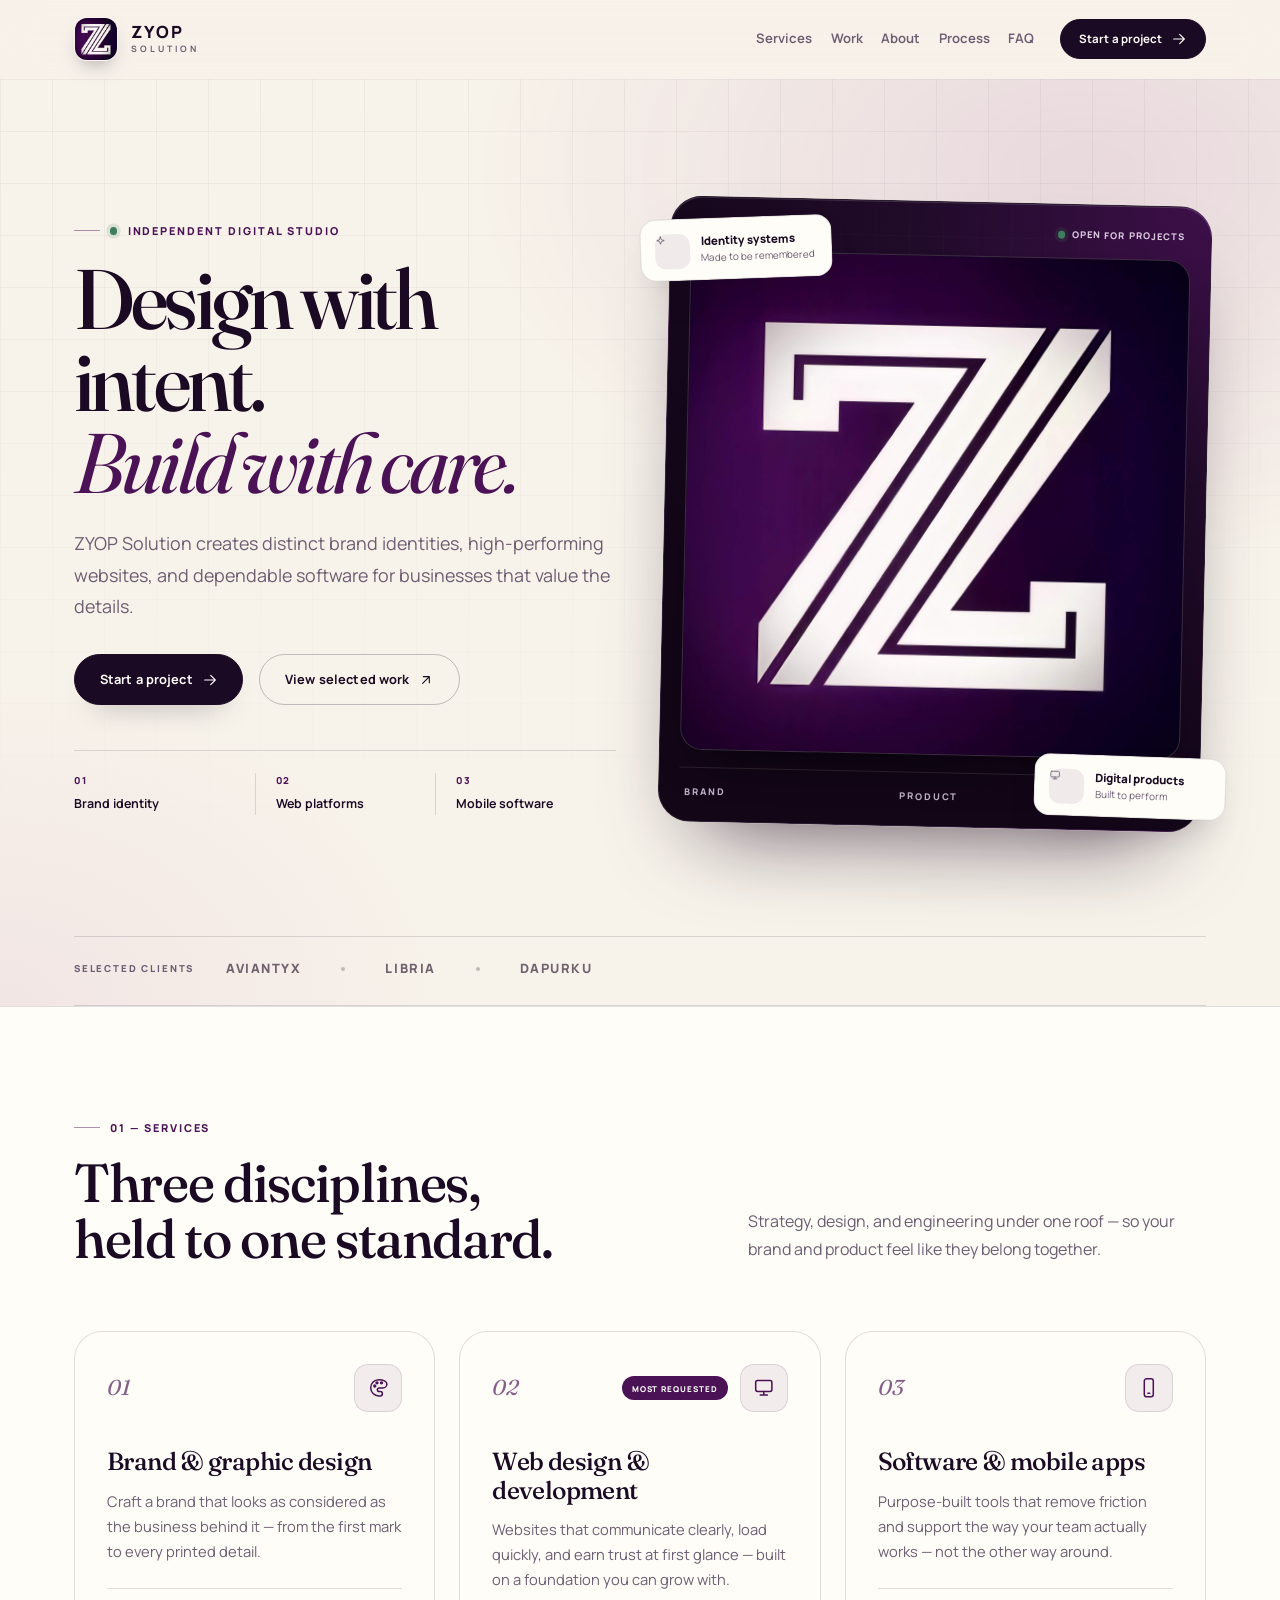
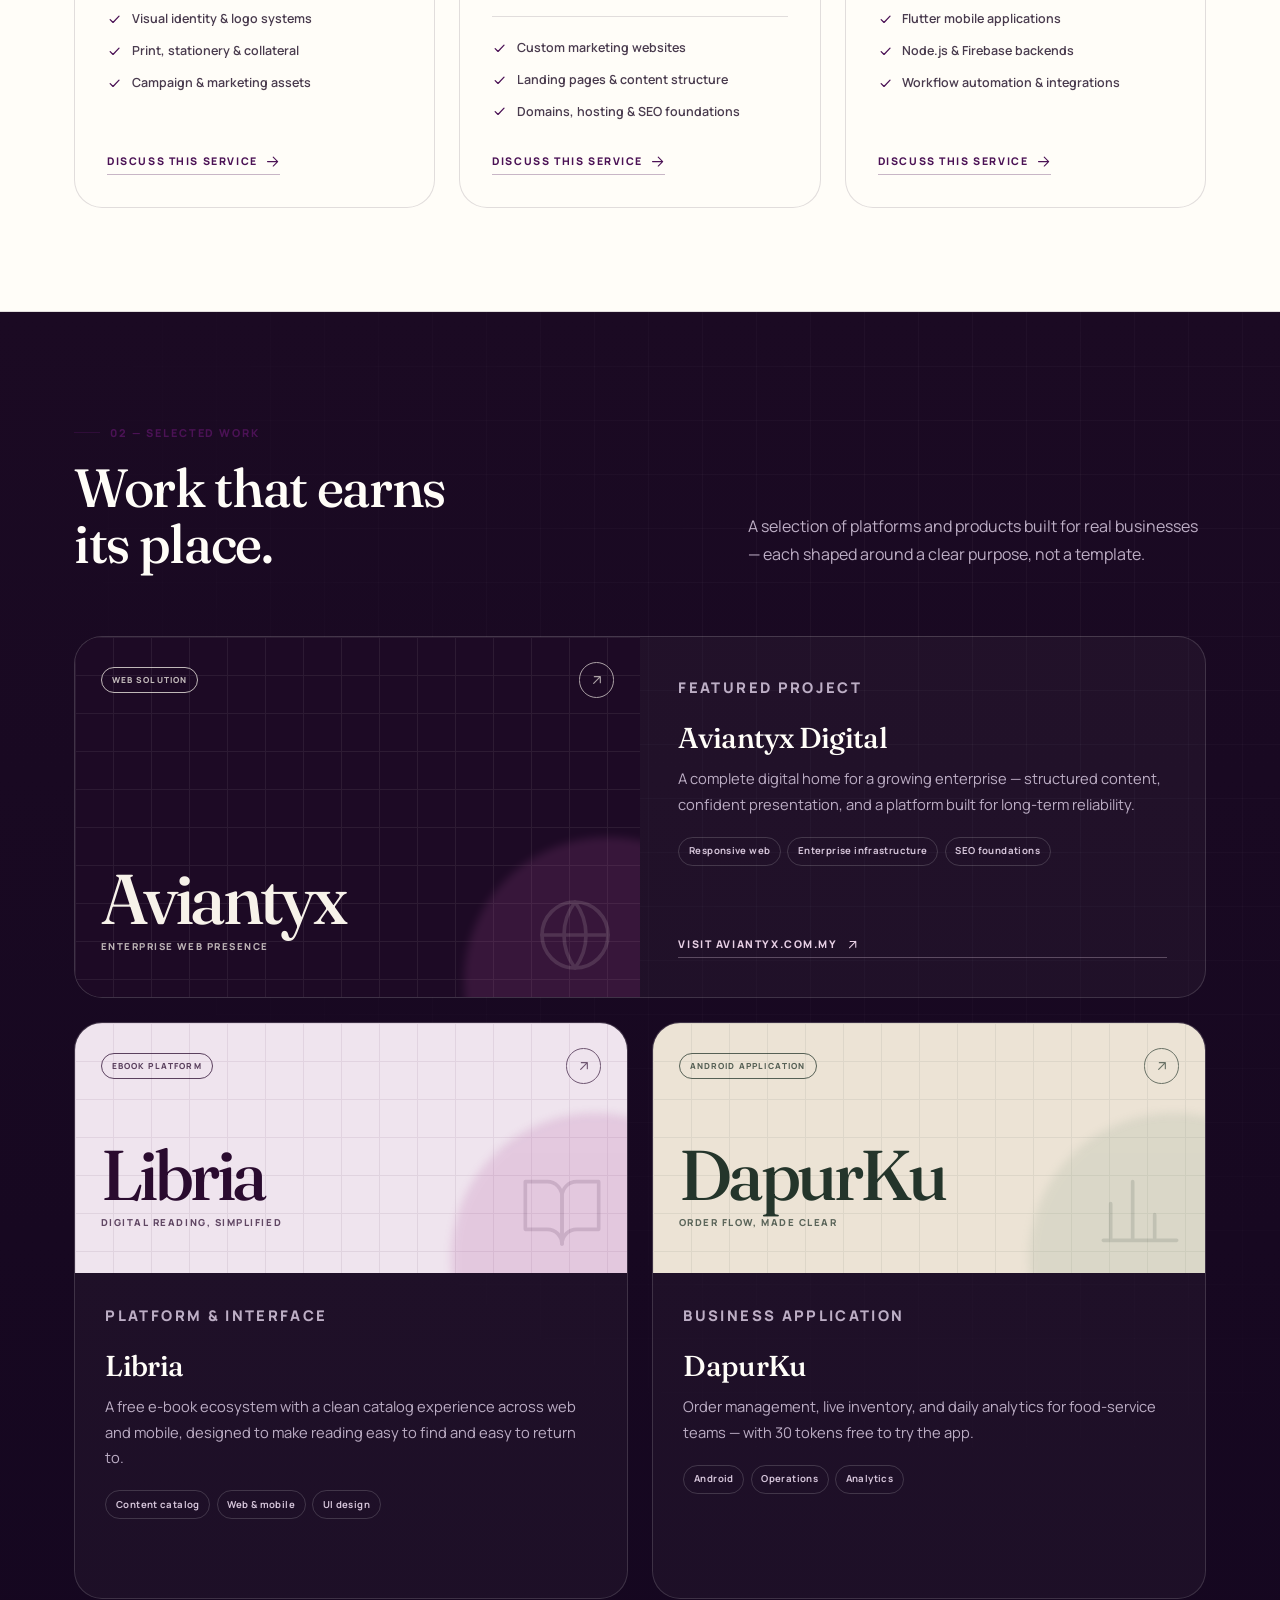
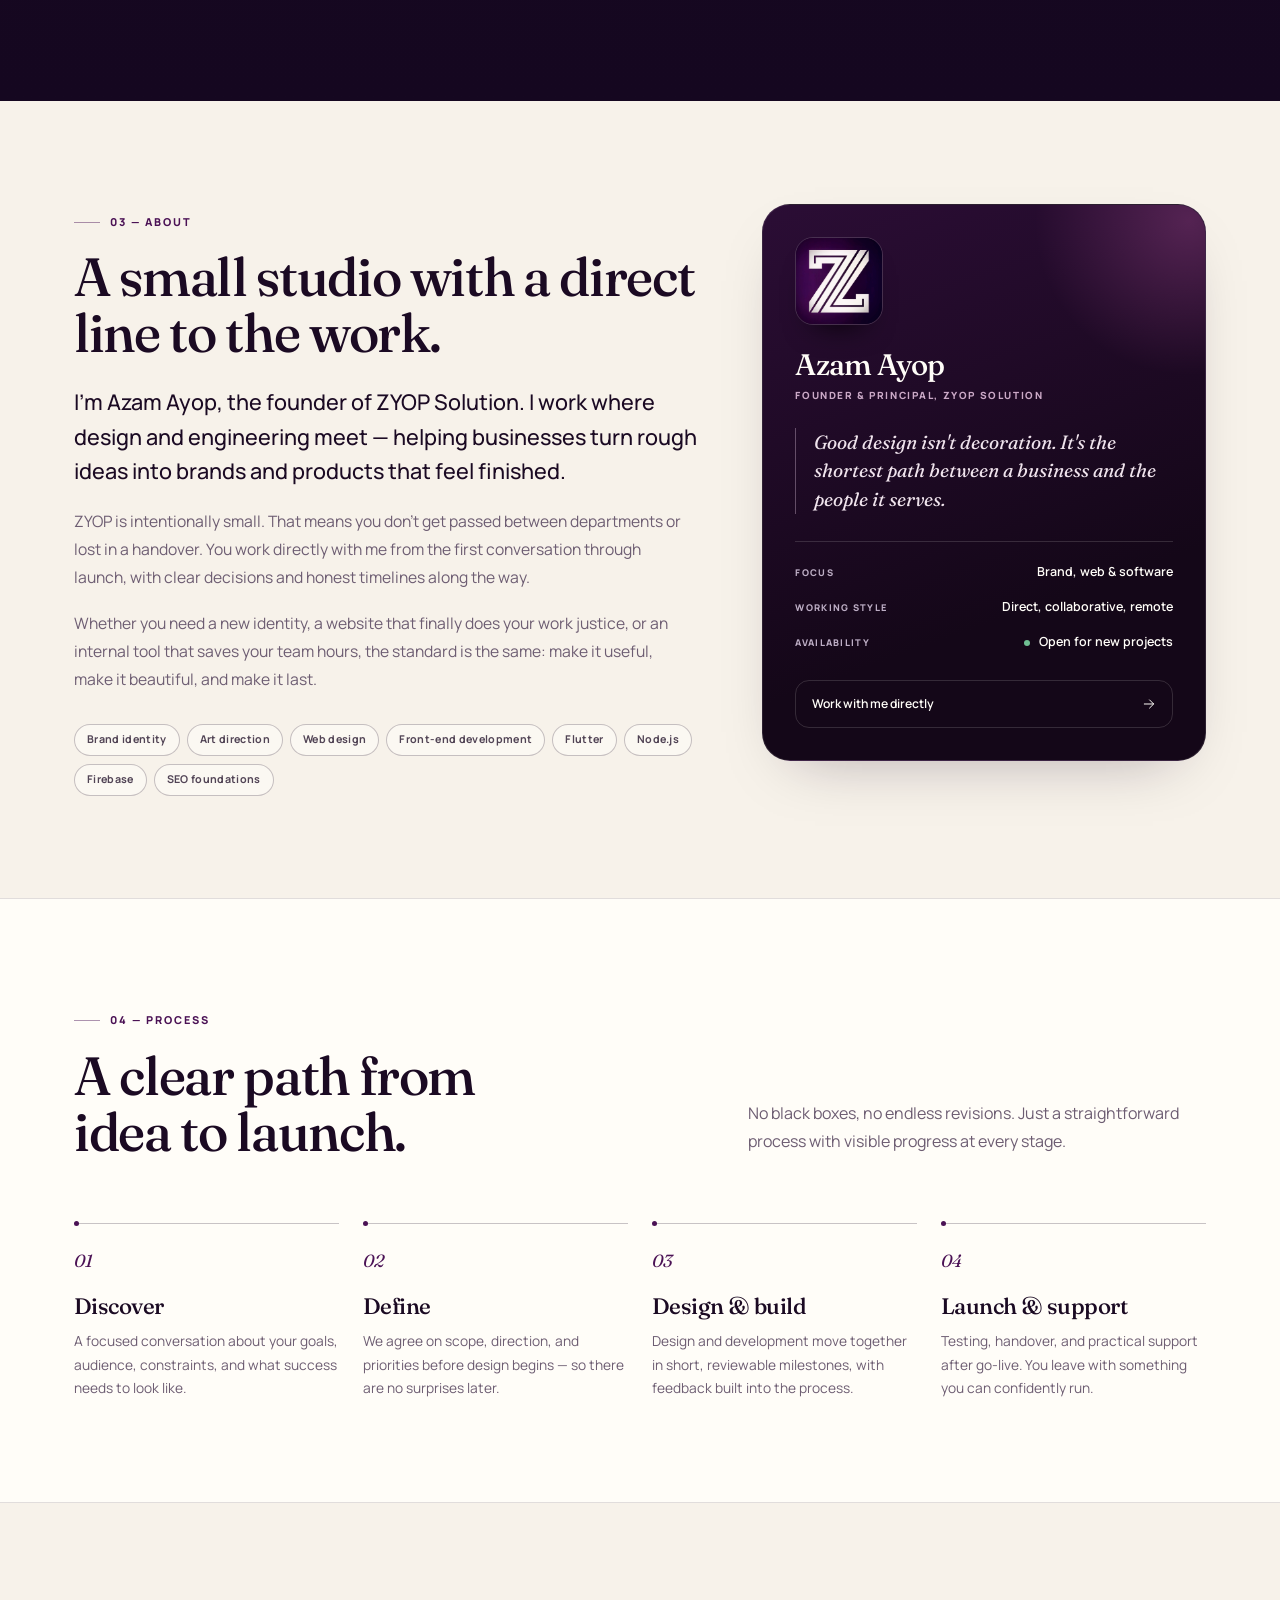
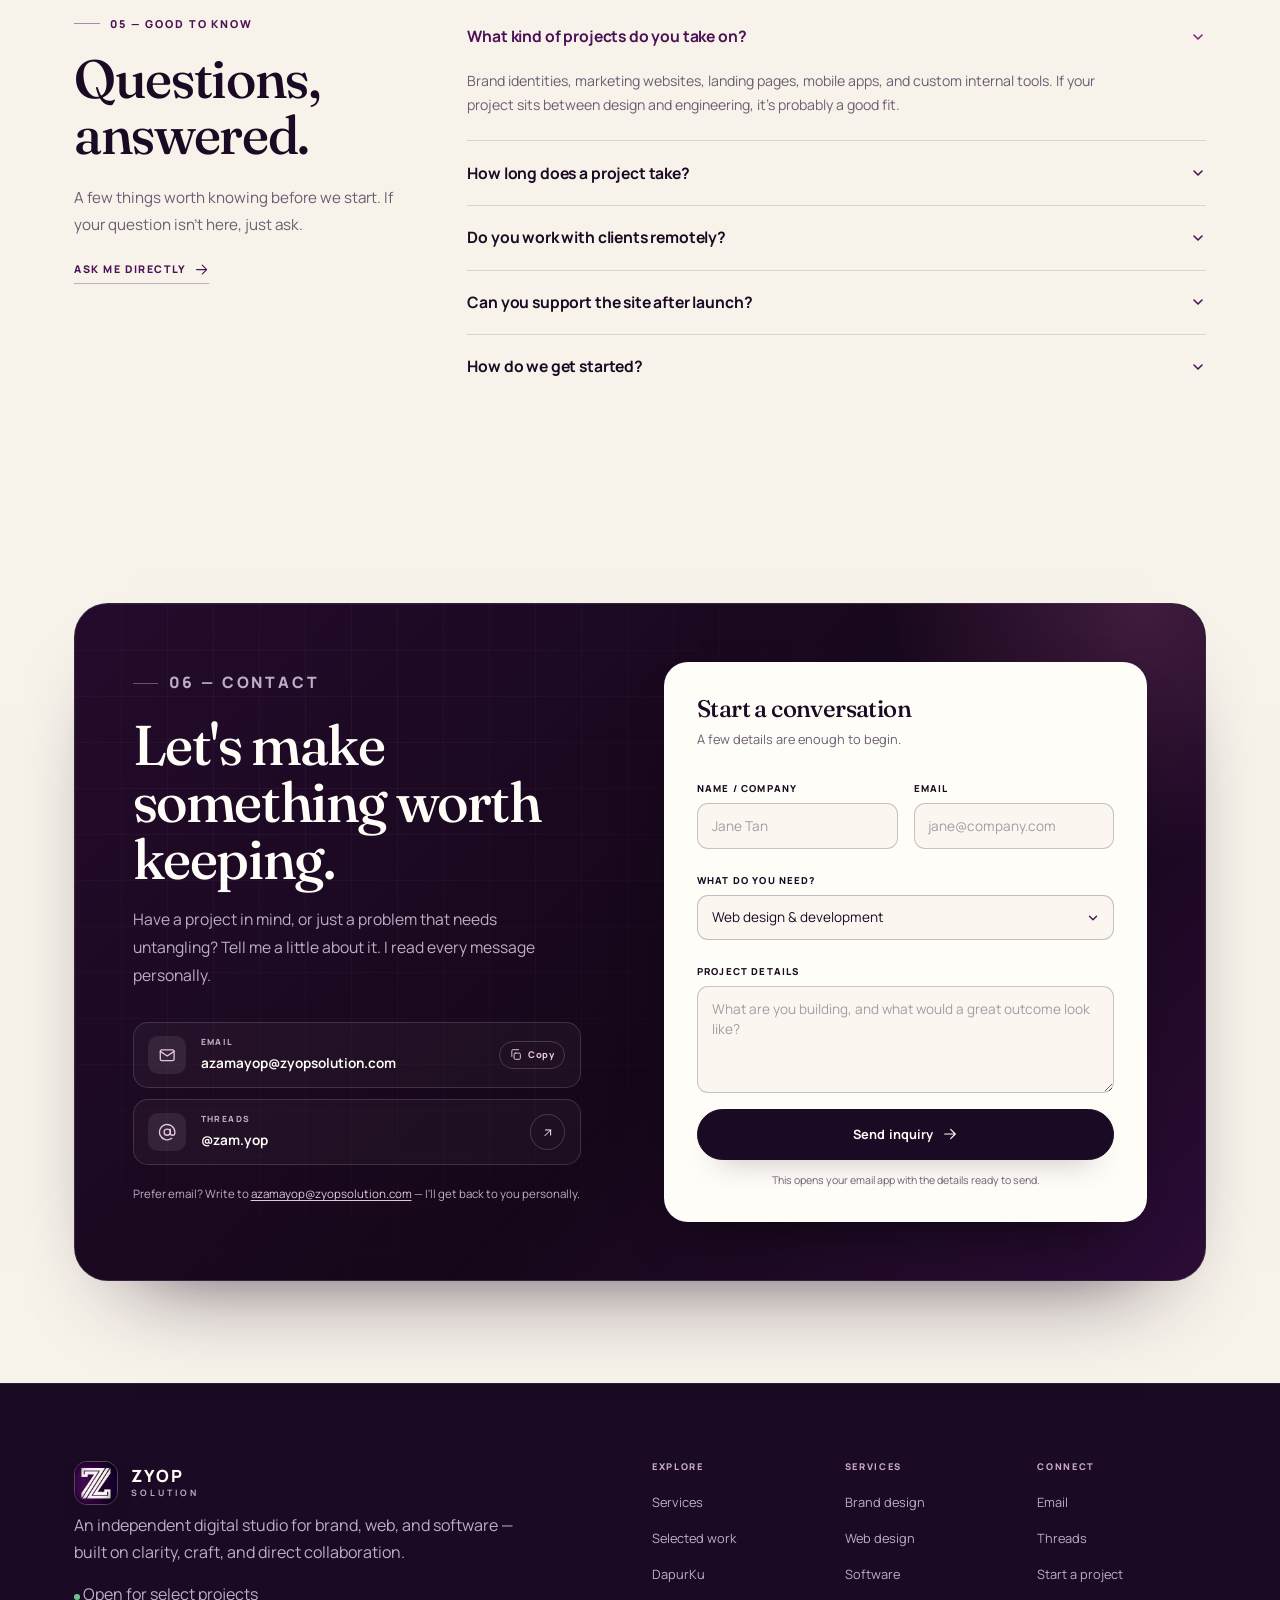
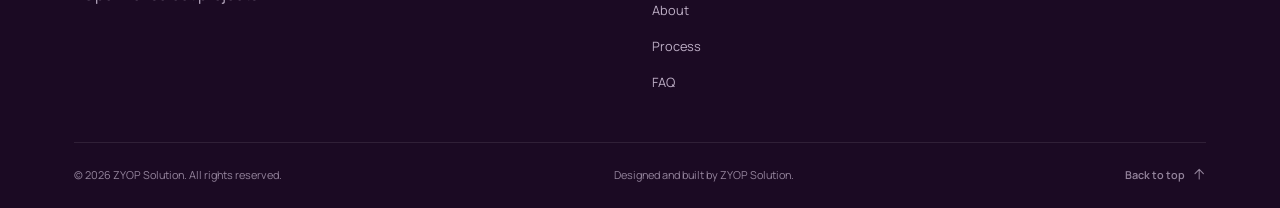
<file: index.html>
<!DOCTYPE html>
<html lang="en">
<head>
    <meta charset="UTF-8">
    <meta name="viewport" content="width=device-width, initial-scale=1.0">

    <title>ZYOP Solution | Brand Identity, Web Design &amp; Software Studio</title>
    <meta name="description" content="ZYOP Solution is an independent digital studio creating brand identities, high-performing websites, and dependable software. Work with founder Azam Ayop.">
    <meta name="keywords" content="ZYOP Solution, digital studio, brand identity, graphic design, web design, web development, software engineering, mobile app development, Flutter, Node.js, Firebase, SEO">
    <meta name="author" content="Azam Ayop — ZYOP Solution">
    <meta name="robots" content="index, follow, max-snippet:-1, max-image-preview:large, max-video-preview:-1">
    <meta name="theme-color" content="#1b0a23">
    <meta name="format-detection" content="telephone=no">

    <link rel="canonical" href="https://www.zyopsolution.com/">
    <link rel="alternate" hreflang="en" href="https://www.zyopsolution.com/">
    <link rel="alternate" hreflang="x-default" href="https://www.zyopsolution.com/">

    <!-- Open Graph -->
    <meta property="og:type" content="website">
    <meta property="og:site_name" content="ZYOP Solution">
    <meta property="og:title" content="ZYOP Solution | Brand Identity, Web Design &amp; Software Studio">
    <meta property="og:description" content="An independent digital studio creating distinct brand identities, high-performing websites, and dependable software for businesses that value the details.">
    <meta property="og:url" content="https://www.zyopsolution.com/">
    <meta property="og:image" content="https://www.zyopsolution.com/assets/image/og-cover.jpg">
    <meta property="og:image:width" content="1200">
    <meta property="og:image:height" content="630">
    <meta property="og:image:alt" content="ZYOP Solution — Design with intent. Build with care.">
    <meta property="og:locale" content="en_US">

    <!-- Twitter -->
    <meta name="twitter:card" content="summary_large_image">
    <meta name="twitter:title" content="ZYOP Solution | Brand Identity, Web Design &amp; Software Studio">
    <meta name="twitter:description" content="An independent digital studio creating distinct brand identities, high-performing websites, and dependable software.">
    <meta name="twitter:image" content="https://www.zyopsolution.com/assets/image/og-cover.jpg">
    <meta name="twitter:image:alt" content="ZYOP Solution — Design with intent. Build with care.">

    <link rel="icon" type="image/png" sizes="32x32" href="assets/image/favicon-32.png">
    <link rel="apple-touch-icon" sizes="180x180" href="assets/image/apple-touch-icon.png">
    <link rel="manifest" href="site.webmanifest">
    <link rel="preload" as="image" href="assets/image/ZYOP-new-logo.jpg" fetchpriority="high">

    <!-- Fonts -->
    <link rel="preconnect" href="https://fonts.googleapis.com">
    <link rel="preconnect" href="https://fonts.gstatic.com" crossorigin>
    <link rel="preconnect" href="https://cdn.jsdelivr.net" crossorigin>
    <link href="https://fonts.googleapis.com/css2?family=Fraunces:ital,opsz,wght@0,9..144,300..700;1,9..144,300..600&amp;family=Manrope:wght@300..800&amp;display=swap" rel="stylesheet">

    <!-- Bootstrap 5 -->
    <link href="https://cdn.jsdelivr.net/npm/bootstrap@5.3.3/dist/css/bootstrap.min.css" rel="stylesheet">
    <link rel="stylesheet" href="assets/css/styles.css">

    <script>document.documentElement.classList.add('js');</script>

    <script type="application/ld+json">
    {
      "@context": "https://schema.org",
      "@graph": [
        {
          "@type": "ProfessionalService",
          "@id": "https://www.zyopsolution.com/#business",
          "name": "ZYOP Solution",
          "url": "https://www.zyopsolution.com/",
          "logo": "https://www.zyopsolution.com/assets/image/ZYOP-new-logo.jpg",
          "image": "https://www.zyopsolution.com/assets/image/og-cover.jpg",
          "description": "Independent digital studio creating brand identities, high-performing websites, and dependable software.",
          "email": "mailto:azamayop@zyopsolution.com",
          "founder": { "@type": "Person", "name": "Azam Ayop", "jobTitle": "Founder" },
          "sameAs": ["https://threads.net/@zam.yop"],
          "areaServed": { "@type": "Place", "name": "Worldwide" },
          "knowsAbout": ["Brand identity", "Graphic design", "Web design", "Web development", "Software engineering", "Flutter", "Node.js", "Firebase", "SEO"],
          "hasOfferCatalog": {
            "@type": "OfferCatalog",
            "name": "Digital services",
            "itemListElement": [
              { "@type": "Offer", "itemOffered": { "@type": "Service", "name": "Brand & graphic design" } },
              { "@type": "Offer", "itemOffered": { "@type": "Service", "name": "Web design & development" } },
              { "@type": "Offer", "itemOffered": { "@type": "Service", "name": "Software & mobile apps" } }
            ]
          }
        },
        {
          "@type": "WebSite",
          "@id": "https://www.zyopsolution.com/#website",
          "url": "https://www.zyopsolution.com/",
          "name": "ZYOP Solution",
          "publisher": { "@id": "https://www.zyopsolution.com/#business" },
          "inLanguage": "en"
        },
        {
          "@type": "WebPage",
          "@id": "https://www.zyopsolution.com/#webpage",
          "url": "https://www.zyopsolution.com/",
          "name": "ZYOP Solution | Brand Identity, Web Design & Software Studio",
          "description": "Independent digital studio creating brand identities, high-performing websites, and dependable software.",
          "isPartOf": { "@id": "https://www.zyopsolution.com/#website" },
          "about": { "@id": "https://www.zyopsolution.com/#business" },
          "inLanguage": "en"
        },
        {
          "@type": "FAQPage",
          "@id": "https://www.zyopsolution.com/#faq",
          "mainEntity": [
            { "@type": "Question", "name": "What kind of projects do you take on?", "acceptedAnswer": { "@type": "Answer", "text": "Brand identities, marketing websites, landing pages, mobile apps, and custom internal tools. If your project sits between design and engineering, it is probably a good fit." } },
            { "@type": "Question", "name": "How long does a project take?", "acceptedAnswer": { "@type": "Answer", "text": "It depends on scope. A focused landing page can move quickly; a full brand and multi-page site or app needs more room. You will receive a clear timeline and scope before work begins." } },
            { "@type": "Question", "name": "Do you work with clients remotely?", "acceptedAnswer": { "@type": "Answer", "text": "Yes. The process is built for remote collaboration, with scheduled reviews, shared files, and one direct point of contact throughout." } },
            { "@type": "Question", "name": "Can you support the site after launch?", "acceptedAnswer": { "@type": "Answer", "text": "Yes. Ongoing updates, improvements, and maintenance can be arranged after handover, so the work stays healthy as your business changes." } },
            { "@type": "Question", "name": "How do we get started?", "acceptedAnswer": { "@type": "Answer", "text": "Send a short note with what you are building, what you have tried, and roughly when you would like to launch. You will receive honest next steps." } }
          ]
        }
      ]
    }
    </script>
</head>
<body id="top">

    <a class="skip-link" href="#main">Skip to content</a>

    <!-- SVG icon sprite -->
    <svg xmlns="http://www.w3.org/2000/svg" aria-hidden="true" focusable="false" style="position:absolute;width:0;height:0;overflow:hidden">
        <symbol id="icon-arrow-right" viewBox="0 0 24 24"><path d="M4 12h16M13 5l7 7-7 7"/></symbol>
        <symbol id="icon-arrow-up-right" viewBox="0 0 24 24"><path d="M7 17 17 7M8 7h9v9"/></symbol>
        <symbol id="icon-arrow-up" viewBox="0 0 24 24"><path d="M12 20V4M5 11l7-7 7 7"/></symbol>
        <symbol id="icon-check" viewBox="0 0 24 24"><path d="m5 12 4.5 4.5L19 6.5"/></symbol>
        <symbol id="icon-palette" viewBox="0 0 24 24"><path d="M12 3a9 9 0 1 0 0 18h1.6a2.4 2.4 0 0 0 0-4.8h-1.2a2 2 0 0 1 0-4h4.1A4.5 4.5 0 0 0 21 7.7C21 5 17 3 12 3Z"/><circle cx="7.5" cy="10" r="1"/><circle cx="10" cy="6.5" r="1"/><circle cx="15" cy="6.5" r="1"/></symbol>
        <symbol id="icon-monitor" viewBox="0 0 24 24"><rect x="3" y="4" width="18" height="12" rx="2"/><path d="M8 20h8M12 16v4"/></symbol>
        <symbol id="icon-phone" viewBox="0 0 24 24"><rect x="7" y="2" width="10" height="20" rx="2.5"/><path d="M11 18h2"/></symbol>
        <symbol id="icon-globe" viewBox="0 0 24 24"><circle cx="12" cy="12" r="9"/><path d="M3 12h18M12 3a15 15 0 0 1 0 18a15 15 0 0 1 0-18Z"/></symbol>
        <symbol id="icon-book" viewBox="0 0 24 24"><path d="M2 4h6a4 4 0 0 1 4 4v13a4 4 0 0 0-4-4H2V4Z"/><path d="M22 4h-6a4 4 0 0 0-4 4v13a4 4 0 0 1 4-4h6V4Z"/></symbol>
        <symbol id="icon-chart" viewBox="0 0 24 24"><path d="M4 20V10M10 20V4M16 20v-7M22 20H2"/></symbol>
        <symbol id="icon-mail" viewBox="0 0 24 24"><rect x="3" y="5" width="18" height="14" rx="2"/><path d="m3 7 9 6 9-6"/></symbol>
        <symbol id="icon-at" viewBox="0 0 24 24"><circle cx="12" cy="12" r="4"/><path d="M16 8v5a3 3 0 0 0 6 0v-1a10 10 0 1 0-4 8"/></symbol>
        <symbol id="icon-copy" viewBox="0 0 24 24"><rect x="9" y="9" width="11" height="11" rx="2"/><path d="M5 15V5a2 2 0 0 1 2-2h10"/></symbol>
        <symbol id="icon-sparkle" viewBox="0 0 24 24"><path d="m12 3 1.9 5.6L20 10.5l-5.6 1.9L12 18l-1.9-5.6L4.5 10.5l5.6-1.9L12 3Z"/></symbol>
        <symbol id="icon-shield" viewBox="0 0 24 24"><path d="M12 3 4 6v6c0 4.5 3.4 7.6 8 9 4.6-1.4 8-4.5 8-9V6l-8-3Z"/><path d="m9 12 2 2 4-4"/></symbol>
    </svg>

    <!-- HEADER -->
    <header class="site-header sticky-top" id="site-header">
        <nav class="navbar navbar-expand-lg py-0" aria-label="Primary navigation">
            <div class="container">
                <a class="navbar-brand brand" href="#top" aria-label="ZYOP Solution — home">
                    <span class="brand-mark"><img src="assets/image/ZYOP-new-logo.jpg" alt="" width="44" height="44" fetchpriority="high"></span>
                    <span class="brand-name"><strong>ZYOP</strong><span>Solution</span></span>
                </a>

                <button class="navbar-toggler menu-toggle ms-auto" type="button" data-bs-toggle="collapse" data-bs-target="#primaryNav" aria-controls="primaryNav" aria-expanded="false" aria-label="Toggle navigation">
                    <span class="menu-toggle-bar"></span>
                    <span class="menu-toggle-bar"></span>
                    <span class="menu-toggle-bar"></span>
                </button>

                <div class="collapse navbar-collapse" id="primaryNav">
                    <ul class="navbar-nav ms-auto align-items-lg-center">
                        <li class="nav-item"><a class="nav-link" href="#services">Services</a></li>
                        <li class="nav-item"><a class="nav-link" href="#work">Work</a></li>
                        <li class="nav-item"><a class="nav-link" href="#about">About</a></li>
                        <li class="nav-item"><a class="nav-link" href="#process">Process</a></li>
                        <li class="nav-item"><a class="nav-link" href="#faq">FAQ</a></li>
                        <li class="nav-item ms-lg-3 d-none d-lg-block"><a class="btn btn-brand btn-sm" href="#contact">Start a project <svg class="icon" aria-hidden="true"><use href="#icon-arrow-right"></use></svg></a></li>
                        <li class="nav-item d-lg-none mt-3"><a class="btn btn-brand w-100" href="#contact">Start a project <svg class="icon" aria-hidden="true"><use href="#icon-arrow-right"></use></svg></a></li>
                    </ul>
                </div>
            </div>
        </nav>
    </header>

    <main id="main">

        <!-- HERO -->
        <section class="hero" aria-labelledby="hero-title">
            <div class="container">
                <div class="row align-items-center">
                    <div class="col-lg-6">
                        <p class="eyebrow reveal"><span class="status-dot"></span> Independent digital studio</p>
                        <h1 class="hero-title reveal" id="hero-title" style="--delay:.05s">Design with intent.<br><em>Build with care.</em></h1>
                        <p class="hero-lede reveal" style="--delay:.1s">ZYOP Solution creates distinct brand identities, high-performing websites, and dependable software for businesses that value the details.</p>
                        <div class="d-flex flex-column flex-sm-row gap-3 reveal" style="--delay:.15s">
                            <a class="btn btn-brand" href="#contact">Start a project <svg class="icon" aria-hidden="true"><use href="#icon-arrow-right"></use></svg></a>
                            <a class="btn btn-outline-brand" href="#work">View selected work <svg class="icon" aria-hidden="true"><use href="#icon-arrow-up-right"></use></svg></a>
                        </div>
                        <div class="hero-meta reveal" style="--delay:.2s">
                            <div class="hero-meta-item">
                                <span class="hero-meta-num">01</span>
                                <p class="hero-meta-label">Brand identity</p>
                            </div>
                            <div class="hero-meta-item">
                                <span class="hero-meta-num">02</span>
                                <p class="hero-meta-label">Web platforms</p>
                            </div>
                            <div class="hero-meta-item">
                                <span class="hero-meta-num">03</span>
                                <p class="hero-meta-label">Mobile software</p>
                            </div>
                        </div>
                    </div>

                    <div class="col-lg-6">
                        <div class="hero-art reveal" style="--delay:.12s">
                            <div class="art-panel">
                                <div class="art-panel-head">
                                    <span>ZYOP / Studio</span>
                                    <span class="art-status"><span class="status-dot"></span> Open for projects</span>
                                </div>
                                <div class="art-logo">
                                    <img src="assets/image/ZYOP-new-logo.jpg" alt="ZYOP Solution logo" width="520" height="520" fetchpriority="high">
                                </div>
                                <div class="art-panel-foot">
                                    <span>Brand</span>
                                    <span>Product</span>
                                    <span>Code</span>
                                </div>
                            </div>
                            <div class="art-chip art-chip--one">
                                <span class="art-chip-icon"><svg class="icon" aria-hidden="true"><use href="#icon-sparkle"></use></svg></span>
                                <div><strong>Identity systems</strong><span>Made to be remembered</span></div>
                            </div>
                            <div class="art-chip art-chip--two">
                                <span class="art-chip-icon"><svg class="icon" aria-hidden="true"><use href="#icon-monitor"></use></svg></span>
                                <div><strong>Digital products</strong><span>Built to perform</span></div>
                            </div>
                        </div>
                    </div>
                </div>

                <div class="client-strip reveal" style="--delay:.1s">
                    <p class="client-strip-label">Selected clients</p>
                    <ul class="client-list">
                        <li><a href="#work-aviantyx">Aviantyx</a></li>
                        <li><a href="#work-libria">Libria</a></li>
                        <li><a href="dapuku.html">DapurKu</a></li>
                    </ul>
                </div>
            </div>
        </section>

        <!-- SERVICES -->
        <section class="section section--services" id="services" aria-labelledby="services-title">
            <div class="container">
                <div class="row align-items-end g-4 section-head">
                    <div class="col-lg-7">
                        <p class="eyebrow reveal">01 — Services</p>
                        <h2 class="reveal" id="services-title">Three disciplines,<br>held to one standard.</h2>
                    </div>
                    <div class="col-lg-5">
                        <p class="section-lede reveal" style="--delay:.08s">Strategy, design, and engineering under one roof — so your brand and product feel like they belong together.</p>
                    </div>
                </div>

                <div class="row g-4">
                    <div class="col-md-6 col-lg-4">
                        <article class="service-card h-100 reveal">
                            <div class="service-card-top">
                                <span class="service-num">01</span>
                                <span class="service-icon"><svg class="icon" aria-hidden="true"><use href="#icon-palette"></use></svg></span>
                            </div>
                            <h3>Brand &amp; graphic design</h3>
                            <p>Craft a brand that looks as considered as the business behind it — from the first mark to every printed detail.</p>
                            <ul class="service-list">
                                <li><svg class="icon" aria-hidden="true"><use href="#icon-check"></use></svg> Visual identity &amp; logo systems</li>
                                <li><svg class="icon" aria-hidden="true"><use href="#icon-check"></use></svg> Print, stationery &amp; collateral</li>
                                <li><svg class="icon" aria-hidden="true"><use href="#icon-check"></use></svg> Campaign &amp; marketing assets</li>
                            </ul>
                            <a class="text-link service-link" href="#contact" data-service="Brand &amp; graphic design">Discuss this service <svg class="icon" aria-hidden="true"><use href="#icon-arrow-right"></use></svg></a>
                        </article>
                    </div>

                    <div class="col-md-6 col-lg-4">
                        <article class="service-card h-100 reveal" style="--delay:.08s">
                            <div class="service-card-top">
                                <span class="service-num">02</span>
                                <span class="service-badge">Most requested</span>
                                <span class="service-icon"><svg class="icon" aria-hidden="true"><use href="#icon-monitor"></use></svg></span>
                            </div>
                            <h3>Web design &amp; development</h3>
                            <p>Websites that communicate clearly, load quickly, and earn trust at first glance — built on a foundation you can grow with.</p>
                            <ul class="service-list">
                                <li><svg class="icon" aria-hidden="true"><use href="#icon-check"></use></svg> Custom marketing websites</li>
                                <li><svg class="icon" aria-hidden="true"><use href="#icon-check"></use></svg> Landing pages &amp; content structure</li>
                                <li><svg class="icon" aria-hidden="true"><use href="#icon-check"></use></svg> Domains, hosting &amp; SEO foundations</li>
                            </ul>
                            <a class="text-link service-link" href="#contact" data-service="Web design &amp; development">Discuss this service <svg class="icon" aria-hidden="true"><use href="#icon-arrow-right"></use></svg></a>
                        </article>
                    </div>

                    <div class="col-md-6 col-lg-4">
                        <article class="service-card h-100 reveal" style="--delay:.16s">
                            <div class="service-card-top">
                                <span class="service-num">03</span>
                                <span class="service-icon"><svg class="icon" aria-hidden="true"><use href="#icon-phone"></use></svg></span>
                            </div>
                            <h3>Software &amp; mobile apps</h3>
                            <p>Purpose-built tools that remove friction and support the way your team actually works — not the other way around.</p>
                            <ul class="service-list">
                                <li><svg class="icon" aria-hidden="true"><use href="#icon-check"></use></svg> Flutter mobile applications</li>
                                <li><svg class="icon" aria-hidden="true"><use href="#icon-check"></use></svg> Node.js &amp; Firebase backends</li>
                                <li><svg class="icon" aria-hidden="true"><use href="#icon-check"></use></svg> Workflow automation &amp; integrations</li>
                            </ul>
                            <a class="text-link service-link" href="#contact" data-service="Software &amp; mobile apps">Discuss this service <svg class="icon" aria-hidden="true"><use href="#icon-arrow-right"></use></svg></a>
                        </article>
                    </div>
                </div>
            </div>
        </section>

        <!-- WORK -->
        <section class="section section--work" id="work" aria-labelledby="work-title">
            <div class="container">
                <div class="row align-items-end g-4 section-head">
                    <div class="col-lg-7">
                        <p class="eyebrow reveal">02 — Selected work</p>
                        <h2 class="reveal" id="work-title">Work that earns<br>its place.</h2>
                    </div>
                    <div class="col-lg-5">
                        <p class="section-lede reveal" style="--delay:.08s">A selection of platforms and products built for real businesses — each shaped around a clear purpose, not a template.</p>
                    </div>
                </div>

                <div class="row g-4">
                    <div class="col-12">
                        <article class="project project--feature h-100 reveal" id="work-aviantyx">
                            <div class="row g-0 h-100">
                                <div class="col-lg-6">
                                    <a class="project-cover project-cover--dark h-100" href="https://aviantyx.com.my" target="_blank" rel="noopener noreferrer" aria-label="Visit the Aviantyx website in a new tab" style="--cover-bg:#1d0a25;--cover-fg:#f7f2ea;--cover-accent:#b0509c">
                                        <div class="project-cover__top">
                                            <span class="project-tag">Web solution</span>
                                            <span class="project-arrow"><svg class="icon" aria-hidden="true"><use href="#icon-arrow-up-right"></use></svg></span>
                                        </div>
                                        <div>
                                            <p class="project-word">Aviantyx</p>
                                            <p class="project-meta">Enterprise web presence</p>
                                        </div>
                                        <span class="project-icon"><svg class="icon" aria-hidden="true"><use href="#icon-globe"></use></svg></span>
                                    </a>
                                </div>
                                <div class="col-lg-6">
                                    <div class="project-body h-100">
                                        <p class="project-eyebrow">Featured project</p>
                                        <div class="project-topline"><h3>Aviantyx Digital</h3></div>
                                        <p>A complete digital home for a growing enterprise — structured content, confident presentation, and a platform built for long-term reliability.</p>
                                        <ul class="project-tags">
                                            <li>Responsive web</li>
                                            <li>Enterprise infrastructure</li>
                                            <li>SEO foundations</li>
                                        </ul>
                                        <a class="text-link text-link--light" href="https://aviantyx.com.my" target="_blank" rel="noopener noreferrer">Visit aviantyx.com.my <svg class="icon" aria-hidden="true"><use href="#icon-arrow-up-right"></use></svg></a>
                                    </div>
                                </div>
                            </div>
                        </article>
                    </div>

                    <div class="col-md-6">
                        <article class="project h-100 reveal" id="work-libria">
                            <a class="project-cover" href="https://libria.my" target="_blank" rel="noopener noreferrer" aria-label="Visit the Libria website in a new tab" style="--cover-bg:#efe4ee;--cover-fg:#2a0b2f;--cover-accent:#b0509c">
                                <div class="project-cover__top">
                                    <span class="project-tag">eBook platform</span>
                                    <span class="project-arrow"><svg class="icon" aria-hidden="true"><use href="#icon-arrow-up-right"></use></svg></span>
                                </div>
                                <div>
                                    <p class="project-word">Libria</p>
                                    <p class="project-meta">Digital reading, simplified</p>
                                </div>
                                <span class="project-icon"><svg class="icon" aria-hidden="true"><use href="#icon-book"></use></svg></span>
                            </a>
                            <div class="project-body">
                                <p class="project-eyebrow">Platform &amp; interface</p>
                                <h3>Libria</h3>
                                <p>A free e-book ecosystem with a clean catalog experience across web and mobile, designed to make reading easy to find and easy to return to.</p>
                                <ul class="project-tags">
                                    <li>Content catalog</li>
                                    <li>Web &amp; mobile</li>
                                    <li>UI design</li>
                                </ul>
                                <a class="text-link text-link--light" href="https://libria.my" target="_blank" rel="noopener noreferrer">Visit libria.my <svg class="icon" aria-hidden="true"><use href="#icon-arrow-up-right"></use></svg></a>
                            </div>
                        </article>
                    </div>

                    <div class="col-md-6">
                        <article class="project h-100 reveal" id="work-dapurku" style="--delay:.08s">
                            <a class="project-cover" href="dapuku.html" aria-label="Read more about DapurKu" style="--cover-bg:#ece3d5;--cover-fg:#24352b;--cover-accent:#8fa58f">
                                <div class="project-cover__top">
                                    <span class="project-tag">Android application</span>
                                    <span class="project-arrow"><svg class="icon" aria-hidden="true"><use href="#icon-arrow-up-right"></use></svg></span>
                                </div>
                                <div>
                                    <p class="project-word">DapurKu</p>
                                    <p class="project-meta">Order flow, made clear</p>
                                </div>
                                <span class="project-icon"><svg class="icon" aria-hidden="true"><use href="#icon-chart"></use></svg></span>
                            </a>
                            <div class="project-body">
                                <p class="project-eyebrow">Business application</p>
                                <h3>DapurKu</h3>
                                <p>Order management, live inventory, and daily analytics for food-service teams — with 30 tokens free to try the app.</p>
                                <ul class="project-tags">
                                    <li>Android</li>
                                    <li>Operations</li>
                                    <li>Analytics</li>
                                </ul>
                                <a class="text-link text-link--light" href="dapuku.html">Explore DapurKu <svg class="icon" aria-hidden="true"><use href="#icon-arrow-right"></use></svg></a>
                            </div>
                        </article>
                    </div>
                </div>
            </div>
        </section>

        <!-- ABOUT -->
        <section class="section section--about" id="about" aria-labelledby="about-title">
            <div class="container">
                <div class="row g-5">
                    <div class="col-lg-7">
                        <p class="eyebrow reveal">03 — About</p>
                        <h2 class="reveal" id="about-title">A small studio with a direct line to the work.</h2>
                        <p class="about-lede reveal" style="--delay:.06s">I'm Azam Ayop, the founder of ZYOP Solution. I work where design and engineering meet — helping businesses turn rough ideas into brands and products that feel finished.</p>
                        <p class="reveal" style="--delay:.1s">ZYOP is intentionally small. That means you don't get passed between departments or lost in a handover. You work directly with me from the first conversation through launch, with clear decisions and honest timelines along the way.</p>
                        <p class="reveal" style="--delay:.12s">Whether you need a new identity, a website that finally does your work justice, or an internal tool that saves your team hours, the standard is the same: make it useful, make it beautiful, and make it last.</p>
                        <ul class="skill-list reveal" style="--delay:.16s" aria-label="Areas of expertise">
                            <li class="skill-tag">Brand identity</li>
                            <li class="skill-tag">Art direction</li>
                            <li class="skill-tag">Web design</li>
                            <li class="skill-tag">Front-end development</li>
                            <li class="skill-tag">Flutter</li>
                            <li class="skill-tag">Node.js</li>
                            <li class="skill-tag">Firebase</li>
                            <li class="skill-tag">SEO foundations</li>
                        </ul>
                    </div>

                    <div class="col-lg-5">
                        <div class="profile-card reveal" style="--delay:.1s">
                            <div class="profile-logo"><img src="assets/image/ZYOP-new-logo.jpg" alt="ZYOP Solution logo" width="88" height="88" loading="lazy" decoding="async"></div>
                            <h3>Azam Ayop</h3>
                            <p class="profile-role">Founder &amp; principal, ZYOP Solution</p>
                            <blockquote class="profile-quote">Good design isn't decoration. It's the shortest path between a business and the people it serves.</blockquote>
                            <dl class="profile-facts">
                                <div><dt>Focus</dt><dd>Brand, web &amp; software</dd></div>
                                <div><dt>Working style</dt><dd>Direct, collaborative, remote</dd></div>
                                <div><dt>Availability</dt><dd><span class="status-dot"></span> Open for new projects</dd></div>
                            </dl>
                            <a class="profile-email" href="mailto:azamayop@zyopsolution.com">Work with me directly <svg class="icon" aria-hidden="true"><use href="#icon-arrow-right"></use></svg></a>
                        </div>
                    </div>
                </div>
            </div>
        </section>

        <!-- PROCESS -->
        <section class="section section--process" id="process" aria-labelledby="process-title">
            <div class="container">
                <div class="row align-items-end g-4 section-head">
                    <div class="col-lg-7">
                        <p class="eyebrow reveal">04 — Process</p>
                        <h2 class="reveal" id="process-title">A clear path from<br>idea to launch.</h2>
                    </div>
                    <div class="col-lg-5">
                        <p class="section-lede reveal" style="--delay:.08s">No black boxes, no endless revisions. Just a straightforward process with visible progress at every stage.</p>
                    </div>
                </div>

                <div class="row row-cols-1 row-cols-sm-2 row-cols-lg-4 g-4">
                    <div class="col">
                        <div class="process-step h-100 reveal">
                            <span class="process-num">01</span>
                            <h3>Discover</h3>
                            <p>A focused conversation about your goals, audience, constraints, and what success needs to look like.</p>
                        </div>
                    </div>
                    <div class="col">
                        <div class="process-step h-100 reveal" style="--delay:.06s">
                            <span class="process-num">02</span>
                            <h3>Define</h3>
                            <p>We agree on scope, direction, and priorities before design begins — so there are no surprises later.</p>
                        </div>
                    </div>
                    <div class="col">
                        <div class="process-step h-100 reveal" style="--delay:.12s">
                            <span class="process-num">03</span>
                            <h3>Design &amp; build</h3>
                            <p>Design and development move together in short, reviewable milestones, with feedback built into the process.</p>
                        </div>
                    </div>
                    <div class="col">
                        <div class="process-step h-100 reveal" style="--delay:.18s">
                            <span class="process-num">04</span>
                            <h3>Launch &amp; support</h3>
                            <p>Testing, handover, and practical support after go-live. You leave with something you can confidently run.</p>
                        </div>
                    </div>
                </div>
            </div>
        </section>

        <!-- FAQ -->
        <section class="section section--faq" id="faq" aria-labelledby="faq-title">
            <div class="container">
                <div class="row g-5">
                    <div class="col-lg-4">
                        <p class="eyebrow reveal">05 — Good to know</p>
                        <h2 class="reveal" id="faq-title">Questions,<br>answered.</h2>
                        <p class="faq-intro-copy reveal" style="--delay:.08s">A few things worth knowing before we start. If your question isn't here, just ask.</p>
                        <a class="text-link reveal" style="--delay:.12s" href="mailto:azamayop@zyopsolution.com">Ask me directly <svg class="icon" aria-hidden="true"><use href="#icon-arrow-right"></use></svg></a>
                    </div>

                    <div class="col-lg-8">
                        <div class="accordion accordion-flush faq-accordion reveal" id="faqAccordion" style="--delay:.08s">
                            <div class="accordion-item">
                                <h3 class="accordion-header" id="faqHeading1">
                                    <button class="accordion-button" type="button" data-bs-toggle="collapse" data-bs-target="#faqCollapse1" aria-expanded="true" aria-controls="faqCollapse1">What kind of projects do you take on?</button>
                                </h3>
                                <div id="faqCollapse1" role="region" class="accordion-collapse collapse show" aria-labelledby="faqHeading1" data-bs-parent="#faqAccordion">
                                    <div class="accordion-body"><p>Brand identities, marketing websites, landing pages, mobile apps, and custom internal tools. If your project sits between design and engineering, it's probably a good fit.</p></div>
                                </div>
                            </div>

                            <div class="accordion-item">
                                <h3 class="accordion-header" id="faqHeading2">
                                    <button class="accordion-button collapsed" type="button" data-bs-toggle="collapse" data-bs-target="#faqCollapse2" aria-expanded="false" aria-controls="faqCollapse2">How long does a project take?</button>
                                </h3>
                                <div id="faqCollapse2" role="region" class="accordion-collapse collapse" aria-labelledby="faqHeading2" data-bs-parent="#faqAccordion">
                                    <div class="accordion-body"><p>It depends on scope. A focused landing page can move quickly; a full brand and multi-page site or app needs more room. You'll receive a clear timeline and scope before work begins.</p></div>
                                </div>
                            </div>

                            <div class="accordion-item">
                                <h3 class="accordion-header" id="faqHeading3">
                                    <button class="accordion-button collapsed" type="button" data-bs-toggle="collapse" data-bs-target="#faqCollapse3" aria-expanded="false" aria-controls="faqCollapse3">Do you work with clients remotely?</button>
                                </h3>
                                <div id="faqCollapse3" role="region" class="accordion-collapse collapse" aria-labelledby="faqHeading3" data-bs-parent="#faqAccordion">
                                    <div class="accordion-body"><p>Yes. The process is built for remote collaboration, with scheduled reviews, shared files, and one direct point of contact throughout.</p></div>
                                </div>
                            </div>

                            <div class="accordion-item">
                                <h3 class="accordion-header" id="faqHeading4">
                                    <button class="accordion-button collapsed" type="button" data-bs-toggle="collapse" data-bs-target="#faqCollapse4" aria-expanded="false" aria-controls="faqCollapse4">Can you support the site after launch?</button>
                                </h3>
                                <div id="faqCollapse4" role="region" class="accordion-collapse collapse" aria-labelledby="faqHeading4" data-bs-parent="#faqAccordion">
                                    <div class="accordion-body"><p>Yes. Ongoing updates, improvements, and maintenance can be arranged after handover, so the work stays healthy as your business changes.</p></div>
                                </div>
                            </div>

                            <div class="accordion-item">
                                <h3 class="accordion-header" id="faqHeading5">
                                    <button class="accordion-button collapsed" type="button" data-bs-toggle="collapse" data-bs-target="#faqCollapse5" aria-expanded="false" aria-controls="faqCollapse5">How do we get started?</button>
                                </h3>
                                <div id="faqCollapse5" role="region" class="accordion-collapse collapse" aria-labelledby="faqHeading5" data-bs-parent="#faqAccordion">
                                    <div class="accordion-body"><p>Send a short note with what you're building, what you've tried, and roughly when you'd like to launch. I'll reply with honest next steps.</p></div>
                                </div>
                            </div>
                        </div>
                    </div>
                </div>
            </div>
        </section>

        <!-- CONTACT -->
        <section class="section section--contact" id="contact" aria-labelledby="contact-title">
            <div class="container">
                <div class="contact-panel">
                    <div class="row g-4 g-lg-5 align-items-center">
                        <div class="col-lg-6 contact-copy">
                            <p class="eyebrow reveal">06 — Contact</p>
                            <h2 class="reveal" id="contact-title">Let's make something worth keeping.</h2>
                            <p class="reveal" style="--delay:.06s">Have a project in mind, or just a problem that needs untangling? Tell me a little about it. I read every message personally.</p>

                            <div class="contact-methods reveal" style="--delay:.1s">
                                <div class="contact-method">
                                    <span class="contact-method-icon"><svg class="icon" aria-hidden="true"><use href="#icon-mail"></use></svg></span>
                                    <div class="contact-method-body">
                                        <span class="contact-method-label">Email</span>
                                        <a href="mailto:azamayop@zyopsolution.com">azamayop@zyopsolution.com</a>
                                    </div>
                                    <button class="copy-btn" type="button" id="copy-email" data-copy="azamayop@zyopsolution.com" aria-label="Copy email address">
                                        <svg class="icon" aria-hidden="true"><use href="#icon-copy"></use></svg><span id="copy-email-label">Copy</span>
                                    </button>
                                </div>

                                <div class="contact-method">
                                    <span class="contact-method-icon"><svg class="icon" aria-hidden="true"><use href="#icon-at"></use></svg></span>
                                    <div class="contact-method-body">
                                        <span class="contact-method-label">Threads</span>
                                        <a href="https://threads.net/@zam.yop" target="_blank" rel="noopener noreferrer">@zam.yop</a>
                                    </div>
                                    <a class="copy-btn" href="https://threads.net/@zam.yop" target="_blank" rel="noopener noreferrer" aria-label="Open Threads profile in a new tab">
                                        <svg class="icon" aria-hidden="true"><use href="#icon-arrow-up-right"></use></svg>
                                    </a>
                                </div>
                            </div>

                            <p class="contact-note reveal" style="--delay:.14s">Prefer email? Write to <a href="mailto:azamayop@zyopsolution.com">azamayop@zyopsolution.com</a> — I'll get back to you personally.</p>
                        </div>

                        <div class="col-lg-6">
                            <div class="contact-form-card reveal" style="--delay:.12s">
                                <h3>Start a conversation</h3>
                                <p>A few details are enough to begin.</p>
                                <form id="contact-form" novalidate>
                                    <div class="row g-3">
                                        <div class="col-sm-6">
                                            <label class="form-label" for="name">Name / company</label>
                                            <input class="form-control" type="text" id="name" name="name" placeholder="Jane Tan" autocomplete="name" required>
                                            <div class="invalid-feedback">Please add your name or company.</div>
                                        </div>
                                        <div class="col-sm-6">
                                            <label class="form-label" for="email">Email</label>
                                            <input class="form-control" type="email" id="email" name="email" placeholder="jane@company.com" autocomplete="email" required>
                                            <div class="invalid-feedback">Please add a valid email address.</div>
                                        </div>
                                        <div class="col-12">
                                            <label class="form-label" for="service-type">What do you need?</label>
                                            <select class="form-select" id="service-type" name="service" required>
                                                <option value="Brand &amp; graphic design">Brand &amp; graphic design</option>
                                                <option value="Web design &amp; development" selected>Web design &amp; development</option>
                                                <option value="Software &amp; mobile apps">Software &amp; mobile apps</option>
                                                <option value="Full project / not sure yet">Full project / not sure yet</option>
                                            </select>
                                        </div>
                                        <div class="col-12">
                                            <label class="form-label" for="message">Project details</label>
                                            <textarea class="form-control" id="message" name="message" rows="4" placeholder="What are you building, and what would a great outcome look like?" required></textarea>
                                            <div class="invalid-feedback">Please add a few details about your project.</div>
                                        </div>
                                        <div class="col-12">
                                            <button class="btn btn-brand w-100 justify-content-center" type="submit" id="submit-btn">Send inquiry <svg class="icon" aria-hidden="true"><use href="#icon-arrow-right"></use></svg></button>
                                            <p class="form-note">This opens your email app with the details ready to send.</p>
                                            <div class="form-status" id="form-status" role="status" aria-live="polite" hidden></div>
                                        </div>
                                    </div>
                                </form>
                            </div>
                        </div>
                    </div>
                </div>
            </div>
        </section>
    </main>

    <!-- FOOTER -->
    <footer class="site-footer">
        <div class="container">
            <div class="row g-4 footer-top">
                <div class="col-lg-5">
                    <a class="brand footer-brand" href="#top" aria-label="ZYOP Solution — back to top">
                        <span class="brand-mark"><img src="assets/image/ZYOP-new-logo.jpg" alt="" width="44" height="44" loading="lazy" decoding="async"></span>
                        <span class="brand-name"><strong>ZYOP</strong><span>Solution</span></span>
                    </a>
                    <p>An independent digital studio for brand, web, and software — built on clarity, craft, and direct collaboration.</p>
                    <p class="footer-note"><span class="status-dot"></span> Open for select projects</p>
                </div>

                <div class="col-6 col-lg-2 offset-lg-1">
                    <h3 class="footer-heading">Explore</h3>
                    <ul class="footer-links">
                        <li><a href="#services">Services</a></li>
                        <li><a href="#work">Selected work</a></li>
                        <li><a href="dapuku.html">DapurKu</a></li>
                        <li><a href="#about">About</a></li>
                        <li><a href="#process">Process</a></li>
                        <li><a href="#faq">FAQ</a></li>
                    </ul>
                </div>

                <div class="col-6 col-lg-2">
                    <h3 class="footer-heading">Services</h3>
                    <ul class="footer-links">
                        <li><a href="#contact" data-service="Brand &amp; graphic design">Brand design</a></li>
                        <li><a href="#contact" data-service="Web design &amp; development">Web design</a></li>
                        <li><a href="#contact" data-service="Software &amp; mobile apps">Software</a></li>
                    </ul>
                </div>

                <div class="col-6 col-lg-2">
                    <h3 class="footer-heading">Connect</h3>
                    <ul class="footer-links">
                        <li><a href="mailto:azamayop@zyopsolution.com">Email</a></li>
                        <li><a href="https://threads.net/@zam.yop" target="_blank" rel="noopener noreferrer">Threads</a></li>
                        <li><a href="#contact">Start a project</a></li>
                    </ul>
                </div>
            </div>

            <div class="footer-bottom">
                <p>© <span id="year">2026</span> ZYOP Solution. All rights reserved.</p>
                <p>Designed and built by ZYOP Solution.</p>
                <a class="footer-top-link" href="#top">Back to top <svg class="icon" aria-hidden="true"><use href="#icon-arrow-up"></use></svg></a>
            </div>
        </div>
    </footer>

    <!-- Bootstrap JS + site behaviour -->
    <script src="https://cdn.jsdelivr.net/npm/bootstrap@5.3.3/dist/js/bootstrap.bundle.min.js"></script>
    <script src="assets/js/main.js"></script>
</body>
</html>
</file>
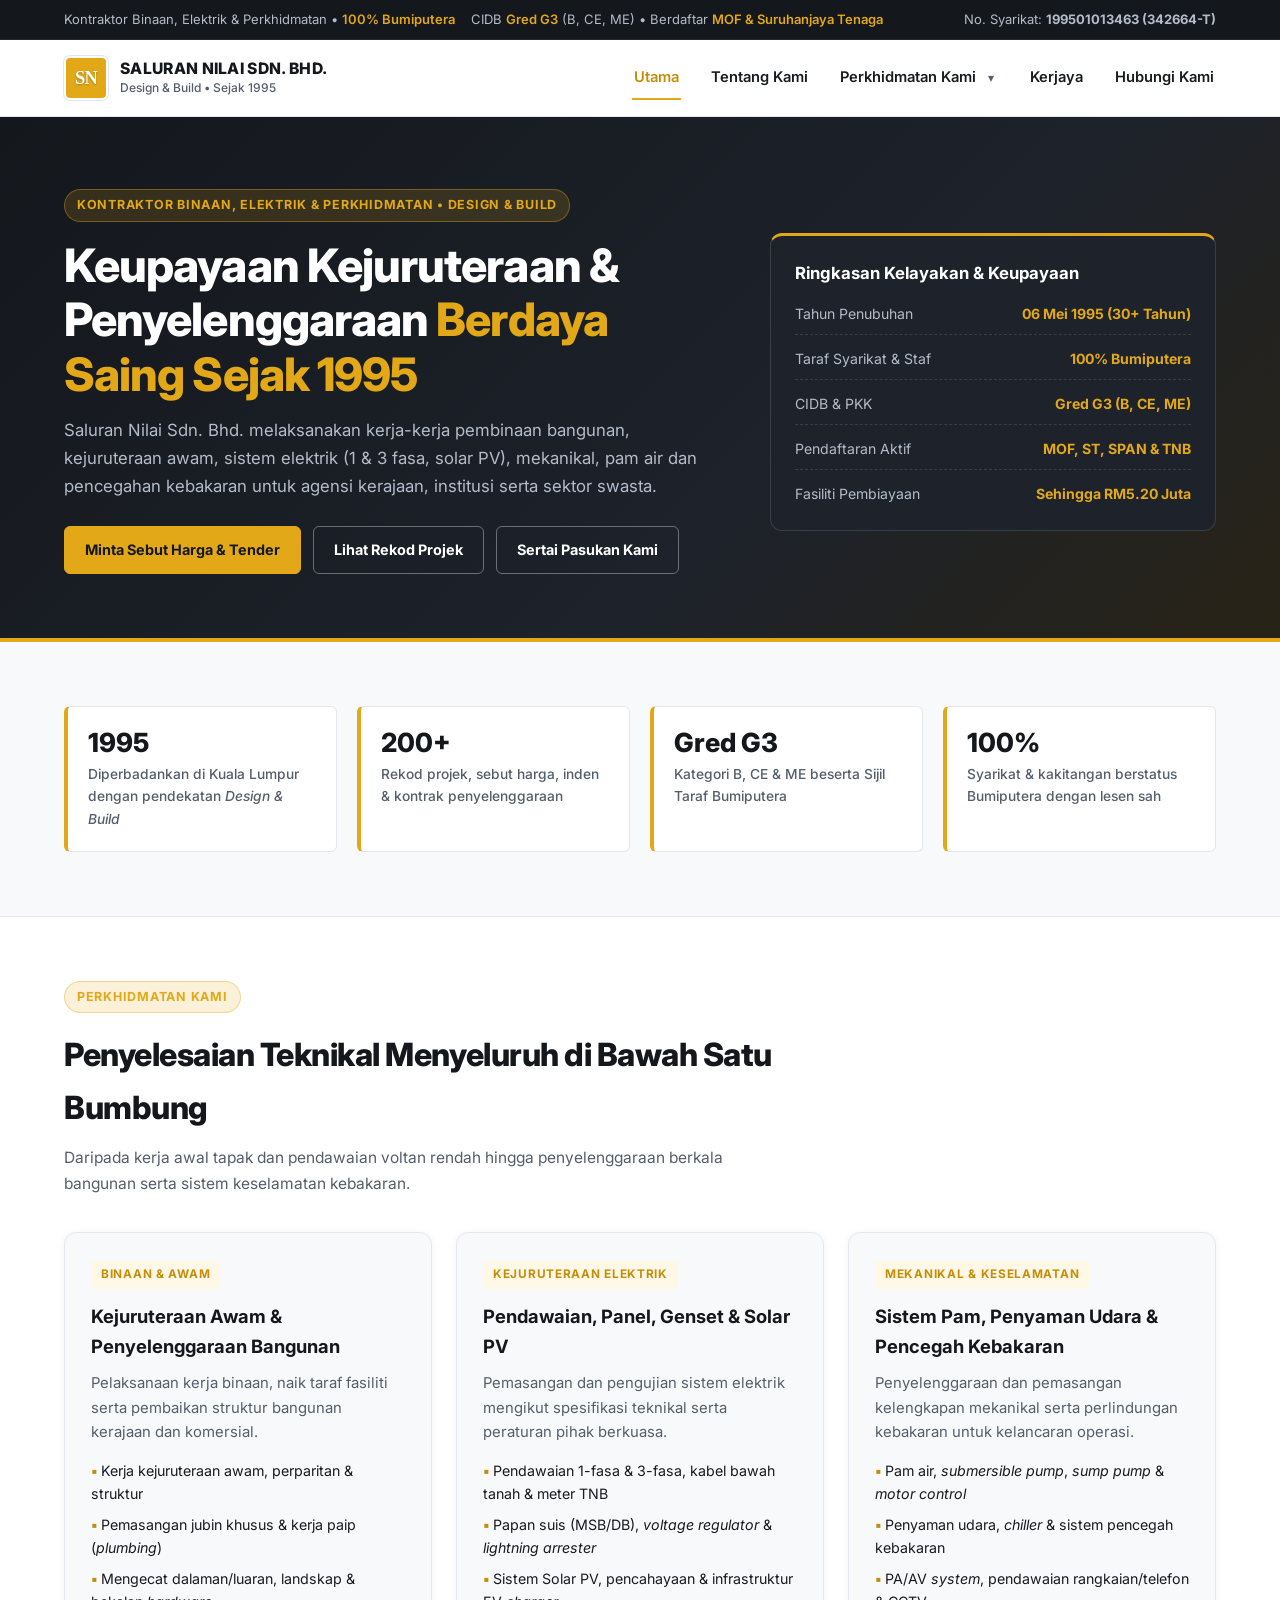
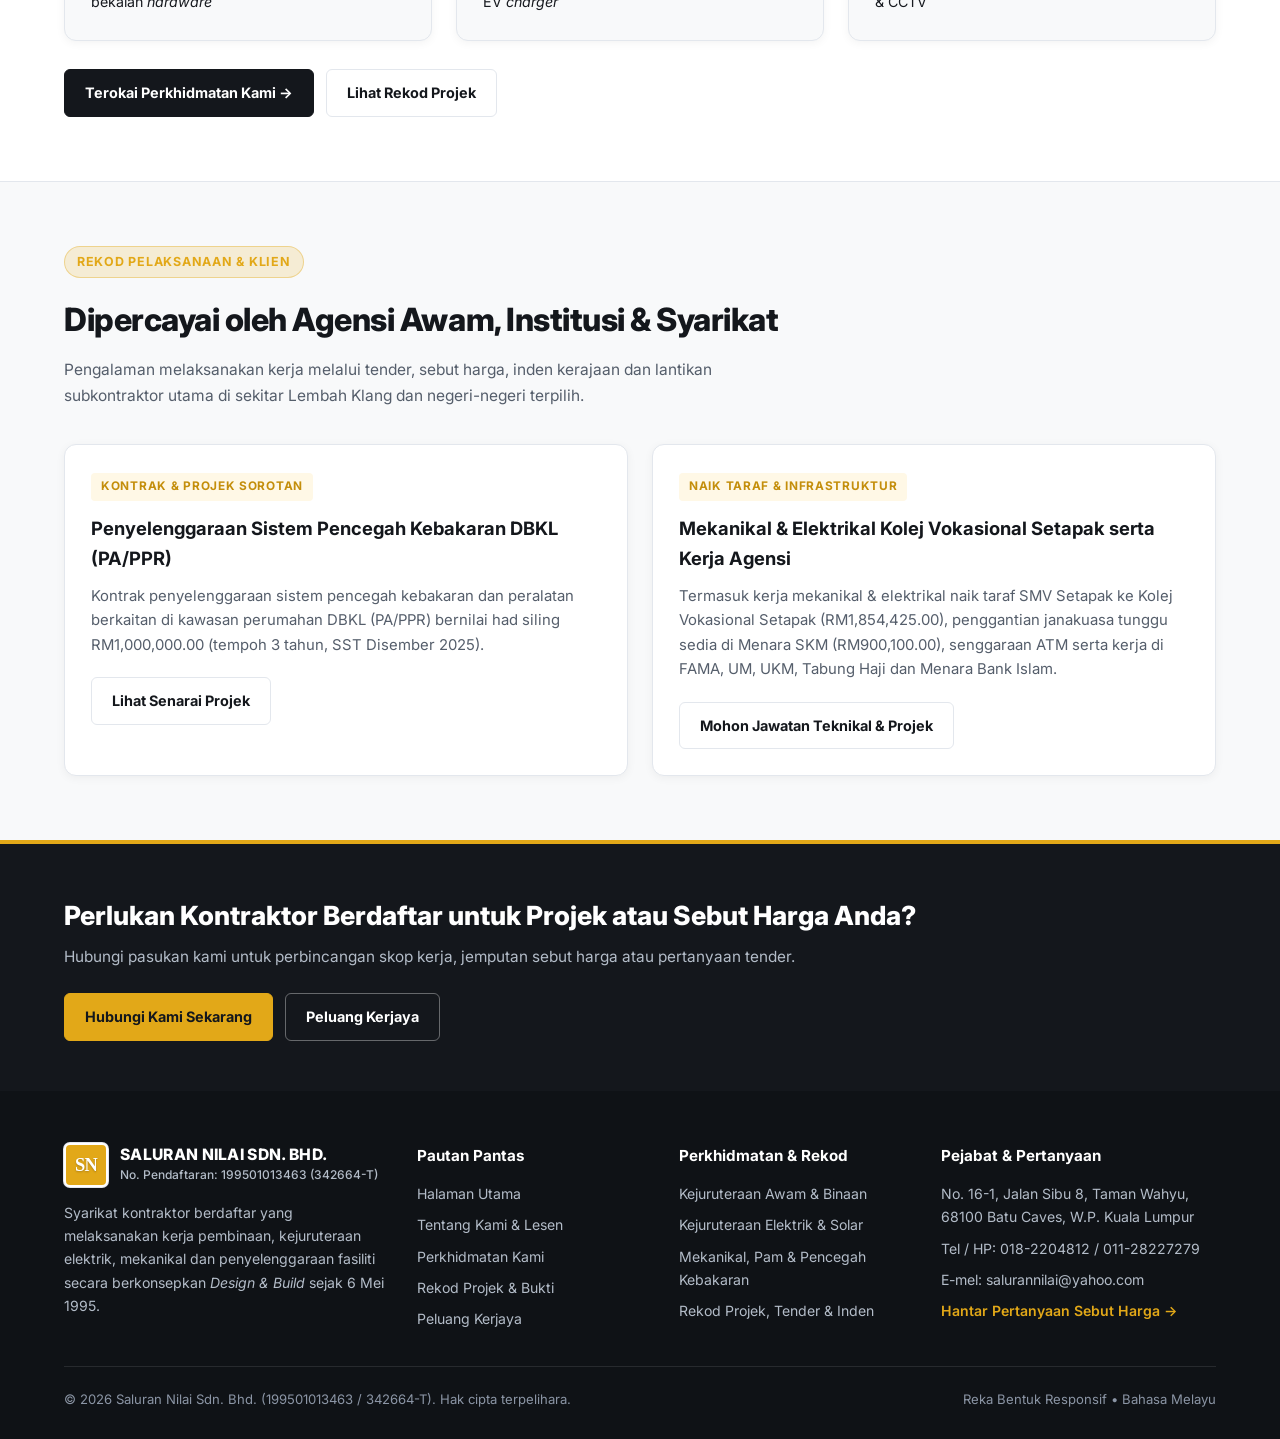
<file: demosites/saluran-nilai/index.html>
<!DOCTYPE html>
<html lang="ms">
<head>
  <meta charset="UTF-8" />
  <meta name="viewport" content="width=device-width, initial-scale=1.0" />
  <title>Halaman Utama | Saluran Nilai Sdn. Bhd.</title>
  <link rel="preconnect" href="https://fonts.googleapis.com" />
  <link rel="preconnect" href="https://fonts.gstatic.com" crossorigin />
  <link href="https://fonts.googleapis.com/css2?family=Inter:wght@400;500;600;700;800&display=swap" rel="stylesheet" />
  <link rel="stylesheet" href="assets/style.css" />
</head>
<body>
  <div class="top-strip">
    <div class="top-strip-inner">
      <div class="top-strip-badges">
        <span>Kontraktor Binaan, Elektrik &amp; Perkhidmatan • <strong>100% Bumiputera</strong></span>
        <span>CIDB <strong>Gred G3</strong> (B, CE, ME) • Berdaftar <strong>MOF &amp; Suruhanjaya Tenaga</strong></span>
      </div>
      <div>No. Syarikat: <strong>199501013463 (342664-T)</strong></div>
    </div>
  </div>

  <header class="site-header">
    <div class="container nav-inner">
      <a href="index.html" class="brand-mark">
        <div class="sn-badge" aria-hidden="true">SN</div>
        <div class="brand-text">
          <span class="brand-name">SALURAN NILAI SDN. BHD.</span>
          <span class="brand-sub">Design &amp; Build • Sejak 1995</span>
        </div>
      </a>

      <button type="button" class="menu-toggle" aria-expanded="false" aria-label="Buka Menu Navigasi">☰ Menu</button>

      <nav aria-label="Navigasi Utama">
        <ul class="nav-links">
          <li><a href="index.html" class="active">Utama</a></li>
          <li><a href="tentang-kami.html" class="">Tentang Kami</a></li>
          <li class="has-dropdown">
            <div class="dropdown-trigger-wrap">
              <a href="perkhidmatan.html" class="">Perkhidmatan Kami</a>
              <button type="button" class="dropdown-toggle-btn" aria-expanded="false" aria-label="Buka submenu Perkhidmatan Kami">▾</button>
            </div>
            <ul class="dropdown-menu">
              <li><a href="perkhidmatan.html#binaan">Kejuruteraan Awam &amp; Binaan</a></li>
              <li><a href="perkhidmatan.html#elektrik">Kejuruteraan Elektrik &amp; Solar</a></li>
              <li><a href="perkhidmatan.html#mekanikal">Mekanikal, Pam &amp; Kebakaran</a></li>
              <li class="dropdown-divider" role="separator"></li>
              <li><a href="projek.html" class="">Rekod Projek &amp; Kontrak</a></li>
            </ul>
          </li>
          <li><a href="kerjaya.html" class="">Kerjaya</a></li>
          <li><a href="hubungi.html" class="">Hubungi Kami</a></li>
        </ul>
      </nav>
    </div>
  </header>
  <main>
    <section class="hero-section">
      <div class="container hero-grid">
        <div>
          <span class="eyebrow">Kontraktor Binaan, Elektrik &amp; Perkhidmatan • Design &amp; Build</span>
          <h1>Keupayaan Kejuruteraan &amp; Penyelenggaraan <span>Berdaya Saing Sejak 1995</span></h1>
          <p class="hero-lead">Saluran Nilai Sdn. Bhd. melaksanakan kerja-kerja pembinaan bangunan, kejuruteraan awam, sistem elektrik (1 &amp; 3 fasa, solar PV), mekanikal, pam air dan pencegahan kebakaran untuk agensi kerajaan, institusi serta sektor swasta.</p>
          <div class="hero-actions">
            <a href="hubungi.html" class="btn btn-primary">Minta Sebut Harga &amp; Tender</a>
            <a href="projek.html" class="btn btn-outline-light">Lihat Rekod Projek</a>
            <a href="kerjaya.html" class="btn btn-outline-light">Sertai Pasukan Kami</a>
          </div>
        </div>

        <aside class="hero-card" aria-label="Ringkasan Profil Syarikat">
          <h2>Ringkasan Kelayakan &amp; Keupayaan</h2>
          <ul class="hero-stat-list">
            <li><span class="label">Tahun Penubuhan</span><span class="val">06 Mei 1995 (30+ Tahun)</span></li>
            <li><span class="label">Taraf Syarikat &amp; Staf</span><span class="val">100% Bumiputera</span></li>
            <li><span class="label">CIDB &amp; PKK</span><span class="val">Gred G3 (B, CE, ME)</span></li>
            <li><span class="label">Pendaftaran Aktif</span><span class="val">MOF, ST, SPAN &amp; TNB</span></li>
            <li><span class="label">Fasiliti Pembiayaan</span><span class="val">Sehingga RM5.20 Juta</span></li>
          </ul>
        </aside>
      </div>
    </section>

    <section class="section">
      <div class="container">
        <div class="metrics-grid">
          <div class="metric-box">
            <div class="metric-num">1995</div>
            <div class="metric-label">Diperbadankan di Kuala Lumpur dengan pendekatan <em>Design &amp; Build</em></div>
          </div>
          <div class="metric-box">
            <div class="metric-num">200+</div>
            <div class="metric-label">Rekod projek, sebut harga, inden &amp; kontrak penyelenggaraan</div>
          </div>
          <div class="metric-box">
            <div class="metric-num">Gred G3</div>
            <div class="metric-label">Kategori B, CE &amp; ME beserta Sijil Taraf Bumiputera</div>
          </div>
          <div class="metric-box">
            <div class="metric-num">100%</div>
            <div class="metric-label">Syarikat &amp; kakitangan berstatus Bumiputera dengan lesen sah</div>
          </div>
        </div>
      </div>
    </section>

    <section class="section section-alt">
      <div class="container">
        <div class="section-header">
          <span class="eyebrow">Perkhidmatan Kami</span>
          <h2>Penyelesaian Teknikal Menyeluruh di Bawah Satu Bumbung</h2>
          <p>Daripada kerja awal tapak dan pendawaian voltan rendah hingga penyelenggaraan berkala bangunan serta sistem keselamatan kebakaran.</p>
        </div>

        <div class="grid-3">
          <article class="card">
            <span class="card-tag">Binaan &amp; Awam</span>
            <h3>Kejuruteraan Awam &amp; Penyelenggaraan Bangunan</h3>
            <p>Pelaksanaan kerja binaan, naik taraf fasiliti serta pembaikan struktur bangunan kerajaan dan komersial.</p>
            <ul class="feature-list">
              <li>Kerja kejuruteraan awam, perparitan &amp; struktur</li>
              <li>Pemasangan jubin khusus &amp; kerja paip (<em>plumbing</em>)</li>
              <li>Mengecat dalaman/luaran, landskap &amp; bekalan <em>hardware</em></li>
            </ul>
          </article>

          <article class="card">
            <span class="card-tag">Kejuruteraan Elektrik</span>
            <h3>Pendawaian, Panel, Genset &amp; Solar PV</h3>
            <p>Pemasangan dan pengujian sistem elektrik mengikut spesifikasi teknikal serta peraturan pihak berkuasa.</p>
            <ul class="feature-list">
              <li>Pendawaian 1-fasa &amp; 3-fasa, kabel bawah tanah &amp; meter TNB</li>
              <li>Papan suis (MSB/DB), <em>voltage regulator</em> &amp; <em>lightning arrester</em></li>
              <li>Sistem Solar PV, pencahayaan &amp; infrastruktur EV <em>charger</em></li>
            </ul>
          </article>

          <article class="card">
            <span class="card-tag">Mekanikal &amp; Keselamatan</span>
            <h3>Sistem Pam, Penyaman Udara &amp; Pencegah Kebakaran</h3>
            <p>Penyelenggaraan dan pemasangan kelengkapan mekanikal serta perlindungan kebakaran untuk kelancaran operasi.</p>
            <ul class="feature-list">
              <li>Pam air, <em>submersible pump</em>, <em>sump pump</em> &amp; <em>motor control</em></li>
              <li>Penyaman udara, <em>chiller</em> &amp; sistem pencegah kebakaran</li>
              <li>PA/AV <em>system</em>, pendawaian rangkaian/telefon &amp; CCTV</li>
            </ul>
          </article>
        </div>

        <div style="margin-top: 28px; display: flex; flex-wrap: wrap; gap: 12px;">
          <a href="perkhidmatan.html" class="btn btn-dark">Terokai Perkhidmatan Kami →</a>
          <a href="projek.html" class="btn btn-outline-dark">Lihat Rekod Projek</a>
        </div>
      </div>
    </section>

    <section class="section">
      <div class="container">
        <div class="section-header">
          <span class="eyebrow">Rekod Pelaksanaan &amp; Klien</span>
          <h2>Dipercayai oleh Agensi Awam, Institusi &amp; Syarikat</h2>
          <p>Pengalaman melaksanakan kerja melalui tender, sebut harga, inden kerajaan dan lantikan subkontraktor utama di sekitar Lembah Klang dan negeri-negeri terpilih.</p>
        </div>

        <div class="grid-2">
          <article class="card">
            <span class="card-tag">Kontrak &amp; Projek Sorotan</span>
            <h3>Penyelenggaraan Sistem Pencegah Kebakaran DBKL (PA/PPR)</h3>
            <p>Kontrak penyelenggaraan sistem pencegah kebakaran dan peralatan berkaitan di kawasan perumahan DBKL (PA/PPR) bernilai had siling RM1,000,000.00 (tempoh 3 tahun, SST Disember 2025).</p>
            <a href="projek.html" class="btn btn-outline-dark" style="margin-top: 6px;">Lihat Senarai Projek</a>
          </article>

          <article class="card">
            <span class="card-tag">Naik Taraf &amp; Infrastruktur</span>
            <h3>Mekanikal &amp; Elektrikal Kolej Vokasional Setapak serta Kerja Agensi</h3>
            <p>Termasuk kerja mekanikal &amp; elektrikal naik taraf SMV Setapak ke Kolej Vokasional Setapak (RM1,854,425.00), penggantian janakuasa tunggu sedia di Menara SKM (RM900,100.00), senggaraan ATM serta kerja di FAMA, UM, UKM, Tabung Haji dan Menara Bank Islam.</p>
            <a href="kerjaya.html" class="btn btn-outline-dark" style="margin-top: 6px;">Mohon Jawatan Teknikal &amp; Projek</a>
          </article>
        </div>
      </div>
    </section>
  </main>

  <section class="cta-banner">
    <div class="container cta-banner-inner">
      <div>
        <h2>Perlukan Kontraktor Berdaftar untuk Projek atau Sebut Harga Anda?</h2>
        <p>Hubungi pasukan kami untuk perbincangan skop kerja, jemputan sebut harga atau pertanyaan tender.</p>
      </div>
      <div style="display: flex; gap: 12px; flex-wrap: wrap;">
        <a href="hubungi.html" class="btn btn-primary">Hubungi Kami Sekarang</a>
        <a href="kerjaya.html" class="btn btn-outline-light">Peluang Kerjaya</a>
      </div>
    </div>
  </section>
  <footer class="site-footer">
    <div class="container">
      <div class="footer-grid">
        <div>
          <div class="brand-mark" style="margin-bottom: 14px;">
            <div class="sn-badge" aria-hidden="true">SN</div>
            <div class="brand-text">
              <span class="brand-name" style="color: #ffffff;">SALURAN NILAI SDN. BHD.</span>
              <span class="brand-sub" style="color: #b3bcc8;">No. Pendaftaran: 199501013463 (342664-T)</span>
            </div>
          </div>
          <p>Syarikat kontraktor berdaftar yang melaksanakan kerja pembinaan, kejuruteraan elektrik, mekanikal dan penyelenggaraan fasiliti secara berkonsepkan <em>Design &amp; Build</em> sejak 6 Mei 1995.</p>
        </div>

        <div>
          <h3>Pautan Pantas</h3>
          <ul class="footer-list">
            <li><a href="index.html">Halaman Utama</a></li>
            <li><a href="tentang-kami.html">Tentang Kami &amp; Lesen</a></li>
            <li><a href="perkhidmatan.html">Perkhidmatan Kami</a></li>
            <li><a href="projek.html">Rekod Projek &amp; Bukti</a></li>
            <li><a href="kerjaya.html">Peluang Kerjaya</a></li>
          </ul>
        </div>

        <div>
          <h3>Perkhidmatan &amp; Rekod</h3>
          <ul class="footer-list">
            <li><a href="perkhidmatan.html#binaan">Kejuruteraan Awam &amp; Binaan</a></li>
            <li><a href="perkhidmatan.html#elektrik">Kejuruteraan Elektrik &amp; Solar</a></li>
            <li><a href="perkhidmatan.html#mekanikal">Mekanikal, Pam &amp; Pencegah Kebakaran</a></li>
            <li><a href="projek.html">Rekod Projek, Tender &amp; Inden</a></li>
          </ul>
        </div>

        <div>
          <h3>Pejabat &amp; Pertanyaan</h3>
          <ul class="footer-list">
            <li>No. 16-1, Jalan Sibu 8, Taman Wahyu, 68100 Batu Caves, W.P. Kuala Lumpur</li>
            <li>Tel / HP: 018-2204812 / 011-28227279</li>
            <li>E-mel: salurannilai@yahoo.com</li>
            <li><a href="hubungi.html" style="color: var(--brand-amber); font-weight: 600;">Hantar Pertanyaan Sebut Harga →</a></li>
          </ul>
        </div>
      </div>

      <div class="footer-bottom">
        <span>© 2026 Saluran Nilai Sdn. Bhd. (199501013463 / 342664-T). Hak cipta terpelihara.</span>
        <span>Reka Bentuk Responsif • Bahasa Melayu</span>
      </div>
    </div>
  </footer>

  <script src="assets/main.js"></script>
</body>
</html>
</file>
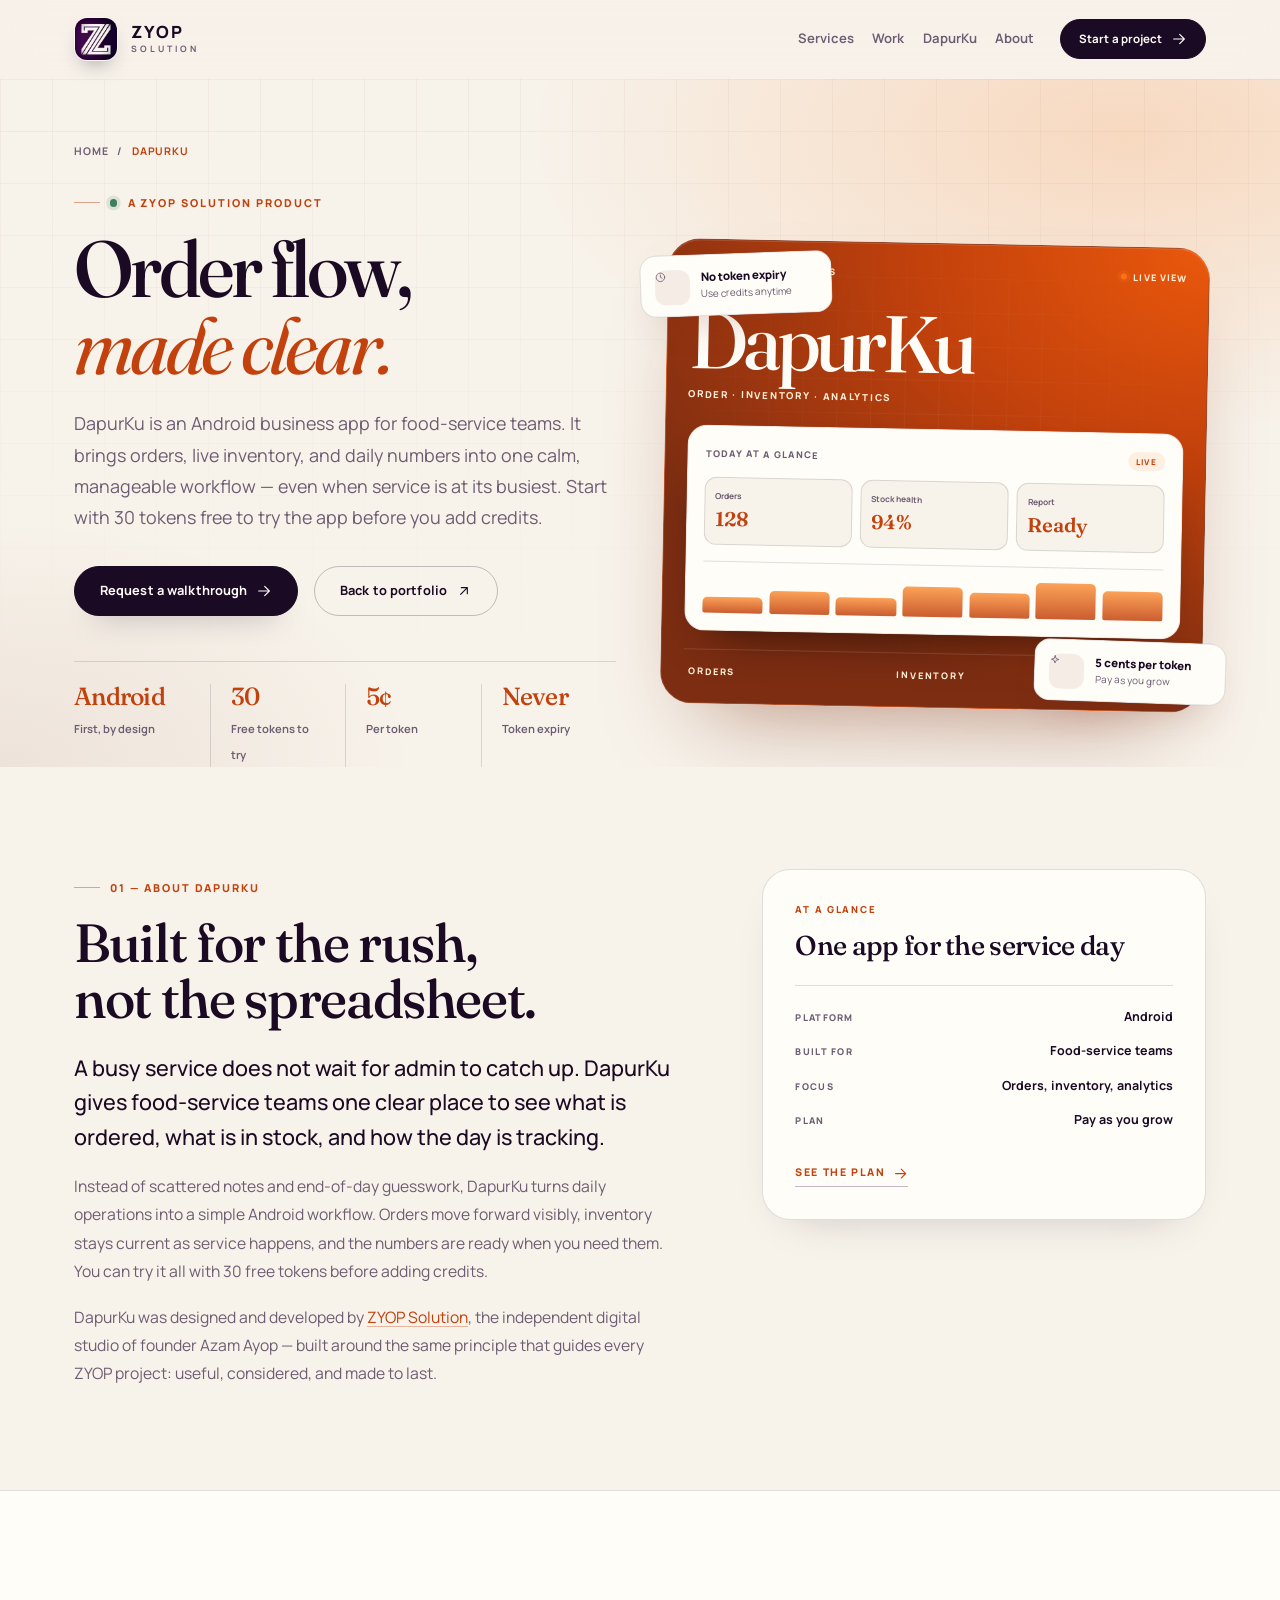
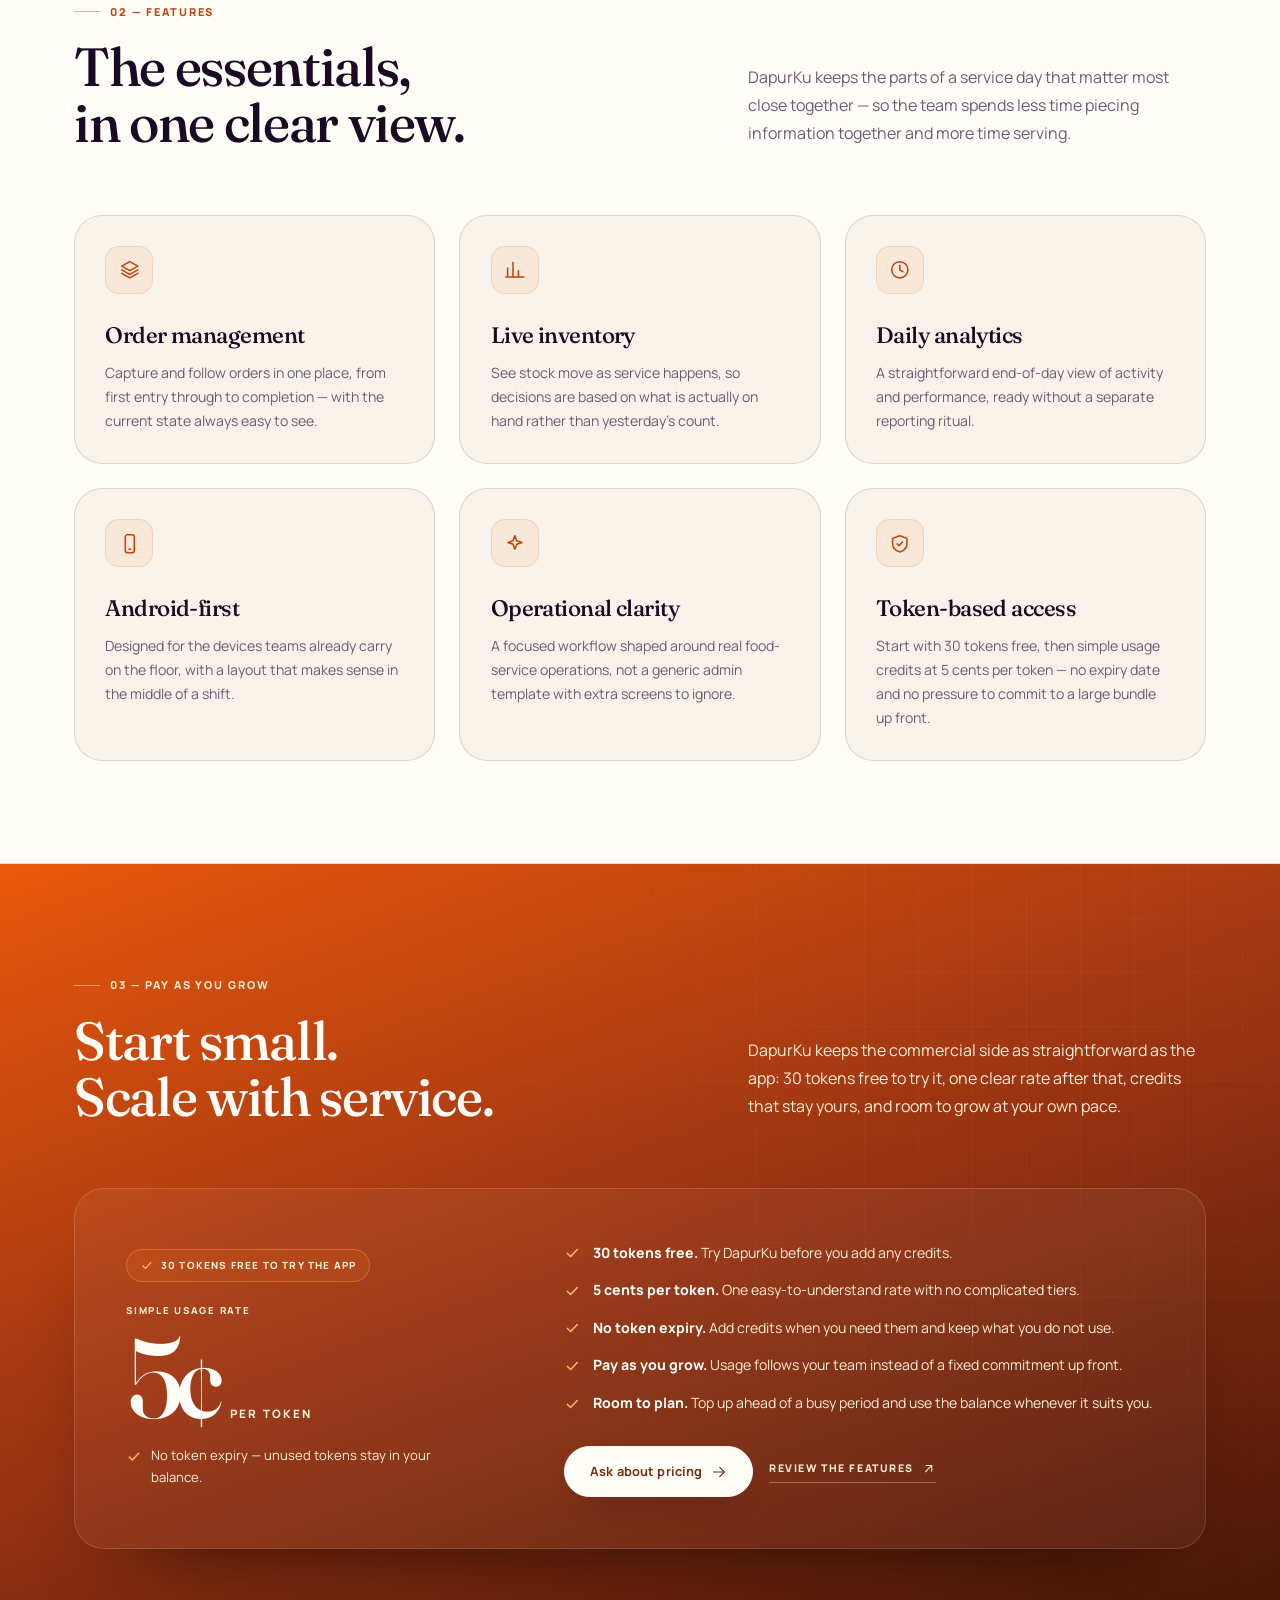
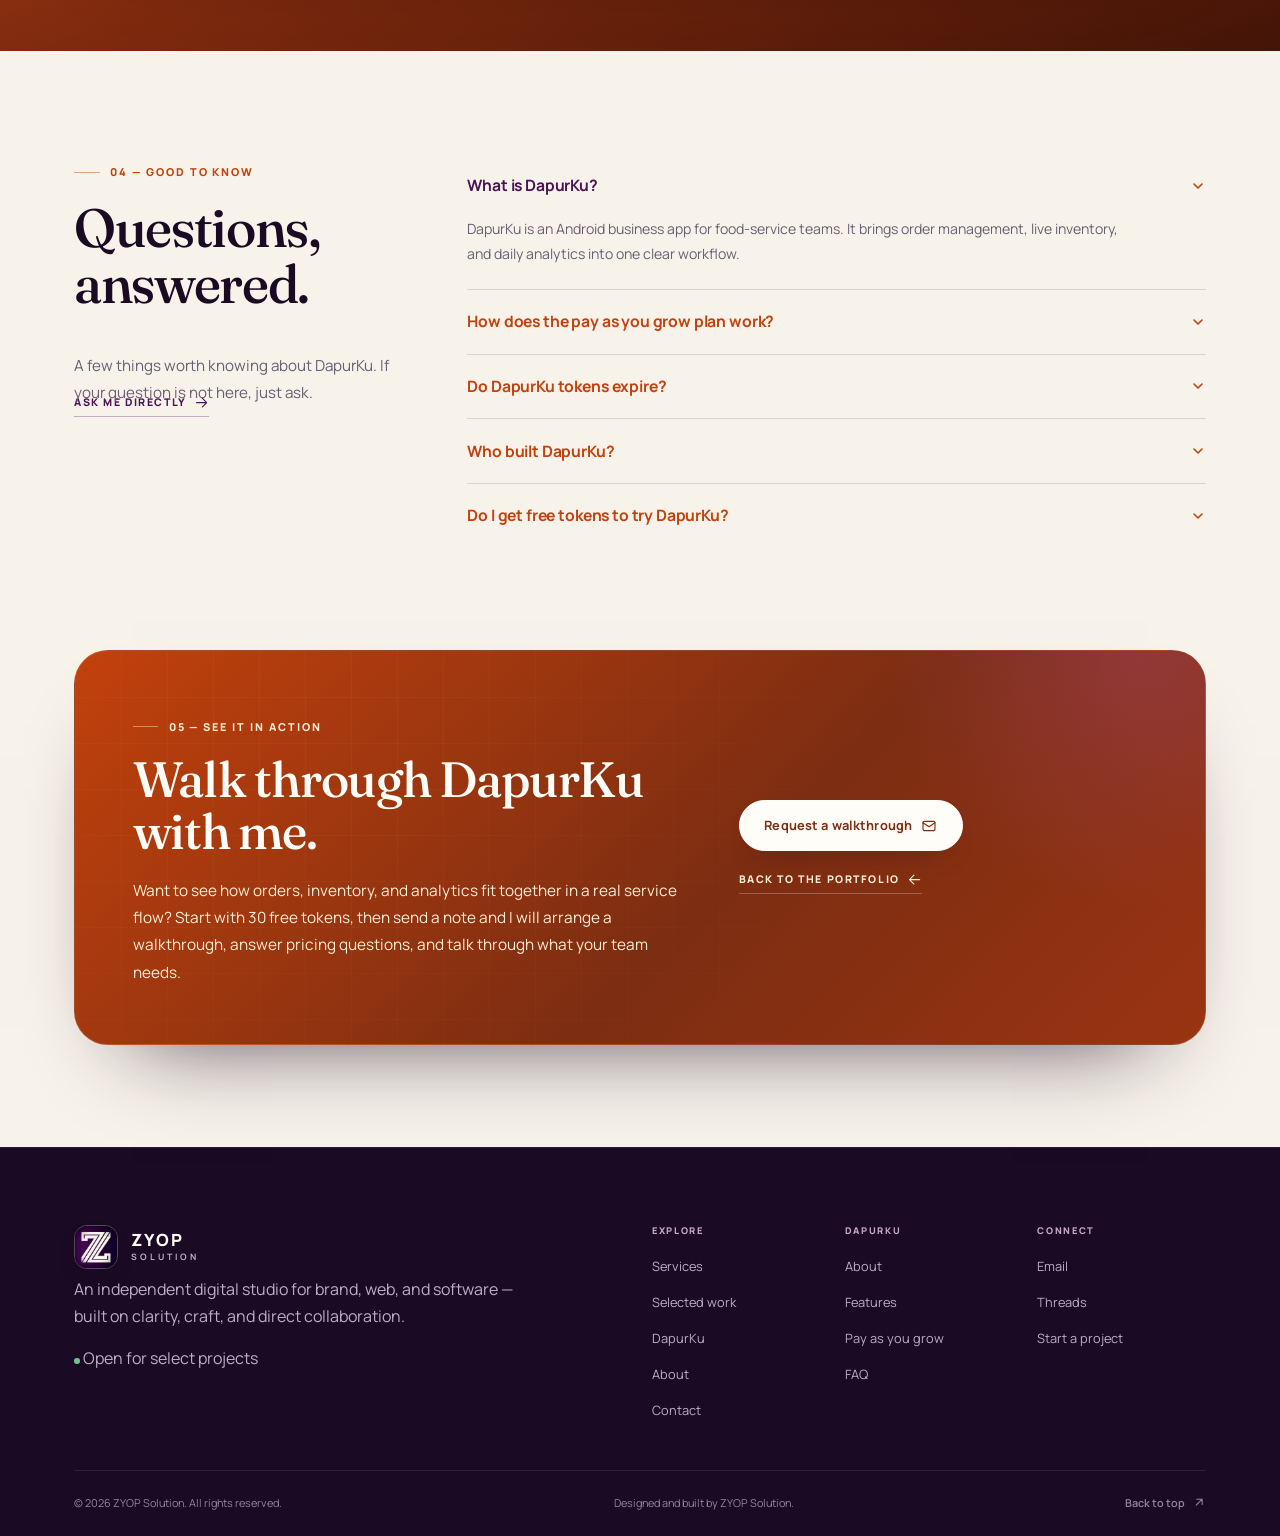
<file: dapuku.html>
<!DOCTYPE html>
<html lang="en">
<head>
    <meta charset="UTF-8">
    <meta name="viewport" content="width=device-width, initial-scale=1.0">

    <title>DapurKu — Order, Inventory &amp; Analytics for Food-Service Teams | ZYOP Solution</title>
    <meta name="description" content="DapurKu: Android order management, live inventory and daily analytics. Get 30 tokens free to try the app, then 5 cents per token with no token expiry.">
    <meta name="keywords" content="DapurKu, DapurKu app, order management app, live inventory, food service analytics, Android business app, pay as you grow, 30 tokens free, 5 cents per token, no token expiry, ZYOP Solution">
    <meta name="author" content="Azam Ayop — ZYOP Solution">
    <meta name="robots" content="index, follow, max-snippet:-1, max-image-preview:large, max-video-preview:-1">
    <meta name="theme-color" content="#f97316">
    <meta name="format-detection" content="telephone=no">

    <link rel="canonical" href="https://www.zyopsolution.com/dapuku.html">
    <link rel="alternate" hreflang="en" href="https://www.zyopsolution.com/dapuku.html">
    <link rel="alternate" hreflang="x-default" href="https://www.zyopsolution.com/dapuku.html">

    <!-- Open Graph -->
    <meta property="og:type" content="website">
    <meta property="og:site_name" content="ZYOP Solution">
    <meta property="og:title" content="DapurKu — Order flow, made clear">
    <meta property="og:description" content="Order management, live inventory, and daily analytics for food-service teams. Get 30 tokens free to try the app, then 5 cents per token with no token expiry.">
    <meta property="og:url" content="https://www.zyopsolution.com/dapuku.html">
    <meta property="og:image" content="https://www.zyopsolution.com/assets/image/og-cover.jpg">
    <meta property="og:image:width" content="1200">
    <meta property="og:image:height" content="630">
    <meta property="og:image:alt" content="DapurKu — an Android business app by ZYOP Solution">
    <meta property="og:locale" content="en_US">

    <!-- Twitter -->
    <meta name="twitter:card" content="summary_large_image">
    <meta name="twitter:title" content="DapurKu — Order flow, made clear">
    <meta name="twitter:description" content="Order management, live inventory, and daily analytics. 30 tokens free to try the app, then 5 cents per token with no expiry.">
    <meta name="twitter:image" content="https://www.zyopsolution.com/assets/image/og-cover.jpg">
    <meta name="twitter:image:alt" content="DapurKu — an Android business app by ZYOP Solution">

    <link rel="icon" type="image/png" sizes="32x32" href="assets/image/favicon-32.png">
    <link rel="apple-touch-icon" sizes="180x180" href="assets/image/apple-touch-icon.png">
    <link rel="manifest" href="site.webmanifest">

    <!-- Fonts -->
    <link rel="preconnect" href="https://fonts.googleapis.com">
    <link rel="preconnect" href="https://fonts.gstatic.com" crossorigin>
    <link rel="preconnect" href="https://cdn.jsdelivr.net" crossorigin>
    <link href="https://fonts.googleapis.com/css2?family=Fraunces:ital,opsz,wght@0,9..144,300..700;1,9..144,300..600&amp;family=Manrope:wght@300..800&amp;display=swap" rel="stylesheet">

    <!-- Bootstrap 5 -->
    <link href="https://cdn.jsdelivr.net/npm/bootstrap@5.3.3/dist/css/bootstrap.min.css" rel="stylesheet">
    <link rel="stylesheet" href="assets/css/styles.css">
    <link rel="stylesheet" href="assets/css/dapuku.css">

    <script>document.documentElement.classList.add('js');</script>

    <script type="application/ld+json">
    {
      "@context": "https://schema.org",
      "@graph": [
        {
          "@type": "SoftwareApplication",
          "@id": "https://www.zyopsolution.com/dapuku.html#app",
          "name": "DapurKu",
          "url": "https://www.zyopsolution.com/dapuku.html",
          "applicationCategory": "BusinessApplication",
          "operatingSystem": "Android",
          "description": "DapurKu is an Android business app for food-service teams, bringing order management, live inventory, and daily analytics into one clear workflow. New users get 30 tokens free to try the app.",
          "featureList": [
            "Order management",
            "Live inventory",
            "Daily analytics",
            "Pay as you grow token credits",
            "30 free trial tokens"
          ],
          "publisher": { "@id": "https://www.zyopsolution.com/#business" },
          "offers": {
            "@type": "Offer",
            "description": "30 tokens free to try the app, then 5 cents per token. Tokens do not expire."
          }
        },
        {
          "@type": "WebPage",
          "@id": "https://www.zyopsolution.com/dapuku.html#webpage",
          "url": "https://www.zyopsolution.com/dapuku.html",
          "name": "DapurKu — Order, Inventory & Analytics for Food-Service Teams | ZYOP Solution",
          "description": "About DapurKu, its features, and its pay as you grow plan: 30 tokens free to try the app, then 5 cents per token with no token expiry.",
          "isPartOf": { "@id": "https://www.zyopsolution.com/#website" },
          "about": { "@id": "https://www.zyopsolution.com/dapuku.html#app" },
          "inLanguage": "en"
        },
        {
          "@type": "BreadcrumbList",
          "@id": "https://www.zyopsolution.com/dapuku.html#breadcrumb",
          "itemListElement": [
            { "@type": "ListItem", "position": 1, "name": "ZYOP Solution", "item": "https://www.zyopsolution.com/" },
            { "@type": "ListItem", "position": 2, "name": "DapurKu", "item": "https://www.zyopsolution.com/dapuku.html" }
          ]
        },
        {
          "@type": "FAQPage",
          "@id": "https://www.zyopsolution.com/dapuku.html#faq",
          "mainEntity": [
            { "@type": "Question", "name": "What is DapurKu?", "acceptedAnswer": { "@type": "Answer", "text": "DapurKu is an Android business app for food-service teams. It brings order management, live inventory, and daily analytics into one clear workflow." } },
            { "@type": "Question", "name": "Do I get free tokens to try DapurKu?", "acceptedAnswer": { "@type": "Answer", "text": "Yes. You get 30 tokens free so you can try the app before adding any credits." } },
            { "@type": "Question", "name": "How does the pay as you grow plan work?", "acceptedAnswer": { "@type": "Answer", "text": "After your 30 free tokens, DapurKu uses token credits at a simple rate of 5 cents per token. You add credits when you need them and use them at your own pace, so spending follows your actual usage." } },
            { "@type": "Question", "name": "Do DapurKu tokens expire?", "acceptedAnswer": { "@type": "Answer", "text": "No. There is no token expiry. Tokens you add stay in your balance until you use them." } },
            { "@type": "Question", "name": "Who built DapurKu?", "acceptedAnswer": { "@type": "Answer", "text": "DapurKu was designed and developed by ZYOP Solution, the independent digital studio of founder Azam Ayop." } }
          ]
        }
      ]
    }
    </script>
</head>
<body class="dk-page" id="top">

    <a class="skip-link" href="#main">Skip to content</a>

    <!-- SVG icon sprite -->
    <svg xmlns="http://www.w3.org/2000/svg" aria-hidden="true" focusable="false" style="position:absolute;width:0;height:0;overflow:hidden">
        <symbol id="icon-arrow-right" viewBox="0 0 24 24"><path d="M4 12h16M13 5l7 7-7 7"/></symbol>
        <symbol id="icon-arrow-up-right" viewBox="0 0 24 24"><path d="M7 17 17 7M8 7h9v9"/></symbol>
        <symbol id="icon-arrow-left" viewBox="0 0 24 24"><path d="M20 12H4M11 19l-7-7 7-7"/></symbol>
        <symbol id="icon-check" viewBox="0 0 24 24"><path d="m5 12 4.5 4.5L19 6.5"/></symbol>
        <symbol id="icon-phone" viewBox="0 0 24 24"><rect x="7" y="2" width="10" height="20" rx="2.5"/><path d="M11 18h2"/></symbol>
        <symbol id="icon-chart" viewBox="0 0 24 24"><path d="M4 20V10M10 20V4M16 20v-7M22 20H2"/></symbol>
        <symbol id="icon-layers" viewBox="0 0 24 24"><path d="m12 3 9 5-9 5-9-5 9-5Z"/><path d="m3 12 9 5 9-5M3 16l9 5 9-5"/></symbol>
        <symbol id="icon-clock" viewBox="0 0 24 24"><circle cx="12" cy="12" r="9"/><path d="M12 7v5l3.5 2"/></symbol>
        <symbol id="icon-sparkle" viewBox="0 0 24 24"><path d="m12 3 1.9 5.6L20 10.5l-5.6 1.9L12 18l-1.9-5.6L4.5 10.5l5.6-1.9L12 3Z"/></symbol>
        <symbol id="icon-shield" viewBox="0 0 24 24"><path d="M12 3 4 6v6c0 4.5 3.4 7.6 8 9 4.6-1.4 8-4.5 8-9V6l-8-3Z"/><path d="m9 12 2 2 4-4"/></symbol>
        <symbol id="icon-mail" viewBox="0 0 24 24"><rect x="3" y="5" width="18" height="14" rx="2"/><path d="m3 7 9 6 9-6"/></symbol>
    </svg>

    <!-- HEADER -->
    <header class="site-header sticky-top" id="site-header">
        <nav class="navbar navbar-expand-lg py-0" aria-label="Primary navigation">
            <div class="container">
                <a class="navbar-brand brand" href="index.html" aria-label="ZYOP Solution — home">
                    <span class="brand-mark"><img src="assets/image/ZYOP-new-logo.jpg" alt="" width="44" height="44" fetchpriority="high"></span>
                    <span class="brand-name"><strong>ZYOP</strong><span>Solution</span></span>
                </a>

                <button class="navbar-toggler menu-toggle ms-auto" type="button" data-bs-toggle="collapse" data-bs-target="#primaryNav" aria-controls="primaryNav" aria-expanded="false" aria-label="Toggle navigation">
                    <span class="menu-toggle-bar"></span>
                    <span class="menu-toggle-bar"></span>
                    <span class="menu-toggle-bar"></span>
                </button>

                <div class="collapse navbar-collapse" id="primaryNav">
                    <ul class="navbar-nav ms-auto align-items-lg-center">
                        <li class="nav-item"><a class="nav-link" href="index.html#services">Services</a></li>
                        <li class="nav-item"><a class="nav-link" href="index.html#work">Work</a></li>
                        <li class="nav-item"><a class="nav-link active" href="dapuku.html" aria-current="page">DapurKu</a></li>
                        <li class="nav-item"><a class="nav-link" href="index.html#about">About</a></li>
                        <li class="nav-item ms-lg-3 d-none d-lg-block"><a class="btn btn-brand btn-sm" href="index.html#contact">Start a project <svg class="icon" aria-hidden="true"><use href="#icon-arrow-right"></use></svg></a></li>
                        <li class="nav-item d-lg-none mt-3"><a class="btn btn-brand w-100" href="index.html#contact">Start a project <svg class="icon" aria-hidden="true"><use href="#icon-arrow-right"></use></svg></a></li>
                    </ul>
                </div>
            </div>
        </nav>
    </header>

    <main id="main">

        <!-- HERO -->
        <section class="dk-hero" aria-labelledby="dk-hero-title">
            <div class="container">
                <nav class="dk-breadcrumb" aria-label="Breadcrumb">
                    <a href="index.html">Home</a>
                    <span aria-hidden="true">/</span>
                    <span aria-current="page">DapurKu</span>
                </nav>

                <div class="row align-items-center">
                    <div class="col-lg-6">
                        <p class="eyebrow reveal"><span class="status-dot"></span> A ZYOP Solution product</p>
                        <h1 class="dk-hero-title reveal" id="dk-hero-title" style="--delay:.05s">Order flow,<br><em>made clear.</em></h1>
                        <p class="dk-hero-lede reveal" style="--delay:.1s">DapurKu is an Android business app for food-service teams. It brings orders, live inventory, and daily numbers into one calm, manageable workflow — even when service is at its busiest. Start with 30 tokens free to try the app before you add credits.</p>
                        <div class="d-flex flex-column flex-sm-row gap-3 reveal" style="--delay:.15s">
                            <a class="btn btn-brand" href="mailto:azamayop@zyopsolution.com?subject=DapurKu%20App%20Walkthrough">Request a walkthrough <svg class="icon" aria-hidden="true"><use href="#icon-arrow-right"></use></svg></a>
                            <a class="btn btn-outline-brand" href="index.html#work-dapurku">Back to portfolio <svg class="icon" aria-hidden="true"><use href="#icon-arrow-up-right"></use></svg></a>
                        </div>
                        <div class="dk-stat-strip reveal" style="--delay:.2s">
                            <div class="dk-stat">
                                <strong>Android</strong>
                                <span>First, by design</span>
                            </div>
                            <div class="dk-stat">
                                <strong>30</strong>
                                <span>Free tokens to try</span>
                            </div>
                            <div class="dk-stat">
                                <strong>5¢</strong>
                                <span>Per token</span>
                            </div>
                            <div class="dk-stat">
                                <strong>Never</strong>
                                <span>Token expiry</span>
                            </div>
                        </div>
                    </div>

                    <div class="col-lg-6">
                        <div class="dk-art reveal" style="--delay:.12s" aria-hidden="true">
                            <div class="dk-art-panel">
                                <div class="dk-art-head">
                                    <span>DapurKu / Operations</span>
                                    <span class="dk-art-status"><span class="status-dot"></span> Live view</span>
                                </div>
                                <div class="dk-art-word">DapurKu</div>
                                <p class="dk-art-sub">Order · Inventory · Analytics</p>
                                <div class="dk-dashboard">
                                    <div class="dk-dashboard-head"><span>Today at a glance</span><span class="dk-dashboard-pill">Live</span></div>
                                    <div class="dk-metric-grid">
                                        <div><span>Orders</span><strong>128</strong></div>
                                        <div><span>Stock health</span><strong>94%</strong></div>
                                        <div><span>Report</span><strong>Ready</strong></div>
                                    </div>
                                    <div class="dk-bars"><i style="--h:38%"></i><i style="--h:56%"></i><i style="--h:44%"></i><i style="--h:72%"></i><i style="--h:61%"></i><i style="--h:88%"></i><i style="--h:70%"></i></div>
                                </div>
                                <div class="dk-art-foot"><span>Orders</span><span>Inventory</span><span>Analytics</span></div>
                            </div>
                            <div class="dk-art-chip dk-art-chip--one"><span class="dk-art-chip-icon"><svg class="icon"><use href="#icon-clock"></use></svg></span><div><strong>No token expiry</strong><span>Use credits anytime</span></div></div>
                            <div class="dk-art-chip dk-art-chip--two"><span class="dk-art-chip-icon"><svg class="icon"><use href="#icon-sparkle"></use></svg></span><div><strong>5 cents per token</strong><span>Pay as you grow</span></div></div>
                        </div>
                    </div>
                </div>
            </div>
        </section>

        <!-- ABOUT -->
        <section class="section section--dk-about" id="about" aria-labelledby="dk-about-title">
            <div class="container">
                <div class="row g-5">
                    <div class="col-lg-7">
                        <p class="eyebrow reveal">01 — About DapurKu</p>
                        <h2 class="reveal" id="dk-about-title">Built for the rush,<br>not the spreadsheet.</h2>
                        <p class="dk-about-lede reveal" style="--delay:.06s">A busy service does not wait for admin to catch up. DapurKu gives food-service teams one clear place to see what is ordered, what is in stock, and how the day is tracking.</p>
                        <p class="reveal" style="--delay:.1s">Instead of scattered notes and end-of-day guesswork, DapurKu turns daily operations into a simple Android workflow. Orders move forward visibly, inventory stays current as service happens, and the numbers are ready when you need them. You can try it all with 30 free tokens before adding credits.</p>
                        <p class="reveal" style="--delay:.12s">DapurKu was designed and developed by <a href="index.html#about">ZYOP Solution</a>, the independent digital studio of founder Azam Ayop — built around the same principle that guides every ZYOP project: useful, considered, and made to last.</p>
                    </div>

                    <div class="col-lg-5">
                        <div class="dk-fact-card reveal" style="--delay:.1s">
                            <p class="dk-fact-title">At a glance</p>
                            <h3>One app for the service day</h3>
                            <dl class="dk-facts">
                                <div><dt>Platform</dt><dd>Android</dd></div>
                                <div><dt>Built for</dt><dd>Food-service teams</dd></div>
                                <div><dt>Focus</dt><dd>Orders, inventory, analytics</dd></div>
                                <div><dt>Plan</dt><dd>Pay as you grow</dd></div>
                            </dl>
                            <a class="text-link" href="#pricing">See the plan <svg class="icon" aria-hidden="true"><use href="#icon-arrow-right"></use></svg></a>
                        </div>
                    </div>
                </div>
            </div>
        </section>

        <!-- FEATURES -->
        <section class="section section--dk-features" id="features" aria-labelledby="dk-features-title">
            <div class="container">
                <div class="row align-items-end g-4 section-head">
                    <div class="col-lg-7">
                        <p class="eyebrow reveal">02 — Features</p>
                        <h2 class="reveal" id="dk-features-title">The essentials,<br>in one clear view.</h2>
                    </div>
                    <div class="col-lg-5">
                        <p class="section-lede reveal" style="--delay:.08s">DapurKu keeps the parts of a service day that matter most close together — so the team spends less time piecing information together and more time serving.</p>
                    </div>
                </div>

                <div class="row g-4">
                    <div class="col-md-6 col-lg-4">
                        <article class="dk-feature-card h-100 reveal">
                            <span class="dk-feature-icon"><svg class="icon" aria-hidden="true"><use href="#icon-layers"></use></svg></span>
                            <h3>Order management</h3>
                            <p>Capture and follow orders in one place, from first entry through to completion — with the current state always easy to see.</p>
                        </article>
                    </div>

                    <div class="col-md-6 col-lg-4">
                        <article class="dk-feature-card h-100 reveal" style="--delay:.06s">
                            <span class="dk-feature-icon"><svg class="icon" aria-hidden="true"><use href="#icon-chart"></use></svg></span>
                            <h3>Live inventory</h3>
                            <p>See stock move as service happens, so decisions are based on what is actually on hand rather than yesterday's count.</p>
                        </article>
                    </div>

                    <div class="col-md-6 col-lg-4">
                        <article class="dk-feature-card h-100 reveal" style="--delay:.12s">
                            <span class="dk-feature-icon"><svg class="icon" aria-hidden="true"><use href="#icon-clock"></use></svg></span>
                            <h3>Daily analytics</h3>
                            <p>A straightforward end-of-day view of activity and performance, ready without a separate reporting ritual.</p>
                        </article>
                    </div>

                    <div class="col-md-6 col-lg-4">
                        <article class="dk-feature-card h-100 reveal" style="--delay:.18s">
                            <span class="dk-feature-icon"><svg class="icon" aria-hidden="true"><use href="#icon-phone"></use></svg></span>
                            <h3>Android-first</h3>
                            <p>Designed for the devices teams already carry on the floor, with a layout that makes sense in the middle of a shift.</p>
                        </article>
                    </div>

                    <div class="col-md-6 col-lg-4">
                        <article class="dk-feature-card h-100 reveal" style="--delay:.24s">
                            <span class="dk-feature-icon"><svg class="icon" aria-hidden="true"><use href="#icon-sparkle"></use></svg></span>
                            <h3>Operational clarity</h3>
                            <p>A focused workflow shaped around real food-service operations, not a generic admin template with extra screens to ignore.</p>
                        </article>
                    </div>

                    <div class="col-md-6 col-lg-4">
                        <article class="dk-feature-card h-100 reveal" style="--delay:.3s">
                            <span class="dk-feature-icon"><svg class="icon" aria-hidden="true"><use href="#icon-shield"></use></svg></span>
                            <h3>Token-based access</h3>
                            <p>Start with 30 tokens free, then simple usage credits at 5 cents per token — no expiry date and no pressure to commit to a large bundle up front.</p>
                        </article>
                    </div>
                </div>
            </div>
        </section>

        <!-- PRICING -->
        <section class="section section--dk-pricing" id="pricing" aria-labelledby="dk-pricing-title">
            <div class="container">
                <div class="row align-items-end g-4 section-head">
                    <div class="col-lg-7">
                        <p class="eyebrow reveal">03 — Pay as you grow</p>
                        <h2 class="reveal" id="dk-pricing-title">Start small.<br>Scale with service.</h2>
                    </div>
                    <div class="col-lg-5">
                        <p class="section-lede reveal" style="--delay:.08s">DapurKu keeps the commercial side as straightforward as the app: 30 tokens free to try it, one clear rate after that, credits that stay yours, and room to grow at your own pace.</p>
                    </div>
                </div>

                <div class="dk-price-card reveal" style="--delay:.12s">
                    <div class="row g-4 align-items-center">
                        <div class="col-lg-5">
                            <p class="dk-free-badge"><svg class="icon" aria-hidden="true"><use href="#icon-check"></use></svg> 30 tokens free to try the app</p>
                            <p class="dk-price-label">Simple usage rate</p>
                            <p class="dk-price">5¢<span>per token</span></p>
                            <p class="dk-price-note"><svg class="icon" aria-hidden="true"><use href="#icon-check"></use></svg> No token expiry — unused tokens stay in your balance.</p>
                        </div>
                        <div class="col-lg-7">
                            <ul class="dk-benefit-list">
                                <li><svg class="icon" aria-hidden="true"><use href="#icon-check"></use></svg><span><strong>30 tokens free.</strong> Try DapurKu before you add any credits.</span></li>
                                <li><svg class="icon" aria-hidden="true"><use href="#icon-check"></use></svg><span><strong>5 cents per token.</strong> One easy-to-understand rate with no complicated tiers.</span></li>
                                <li><svg class="icon" aria-hidden="true"><use href="#icon-check"></use></svg><span><strong>No token expiry.</strong> Add credits when you need them and keep what you do not use.</span></li>
                                <li><svg class="icon" aria-hidden="true"><use href="#icon-check"></use></svg><span><strong>Pay as you grow.</strong> Usage follows your team instead of a fixed commitment up front.</span></li>
                                <li><svg class="icon" aria-hidden="true"><use href="#icon-check"></use></svg><span><strong>Room to plan.</strong> Top up ahead of a busy period and use the balance whenever it suits you.</span></li>
                            </ul>
                            <div class="d-flex flex-column flex-sm-row gap-3 dk-price-actions">
                                <a class="btn btn-brand dk-btn-light" href="mailto:azamayop@zyopsolution.com?subject=DapurKu%20Pricing%20Question">Ask about pricing <svg class="icon" aria-hidden="true"><use href="#icon-arrow-right"></use></svg></a>
                                <a class="text-link text-link--light" href="#features">Review the features <svg class="icon" aria-hidden="true"><use href="#icon-arrow-up-right"></use></svg></a>
                            </div>
                        </div>
                    </div>
                </div>
            </div>
        </section>

        <!-- FAQ -->
        <section class="section section--dk-faq" id="faq" aria-labelledby="dk-faq-title">
            <div class="container">
                <div class="row g-5">
                    <div class="col-lg-4">
                        <p class="eyebrow reveal">04 — Good to know</p>
                        <h2 class="reveal" id="dk-faq-title">Questions,<br>answered.</h2>
                        <p class="faq-intro-copy reveal" style="--delay:.08s">A few things worth knowing about DapurKu. If your question is not here, just ask.</p>
                        <a class="text-link reveal" style="--delay:.12s" href="mailto:azamayop@zyopsolution.com?subject=DapurKu%20Question">Ask me directly <svg class="icon" aria-hidden="true"><use href="#icon-arrow-right"></use></svg></a>
                    </div>

                    <div class="col-lg-8">
                        <div class="accordion accordion-flush faq-accordion dk-faq-accordion reveal" id="dkFaqAccordion" style="--delay:.08s">
                            <div class="accordion-item">
                                <h3 class="accordion-header" id="dkFaqHeading1">
                                    <button class="accordion-button" type="button" data-bs-toggle="collapse" data-bs-target="#dkFaqCollapse1" aria-expanded="true" aria-controls="dkFaqCollapse1">What is DapurKu?</button>
                                </h3>
                                <div id="dkFaqCollapse1" role="region" class="accordion-collapse collapse show" aria-labelledby="dkFaqHeading1" data-bs-parent="#dkFaqAccordion">
                                    <div class="accordion-body"><p>DapurKu is an Android business app for food-service teams. It brings order management, live inventory, and daily analytics into one clear workflow.</p></div>
                                </div>
                            </div>
                            <div class="accordion-item">
                                <h3 class="accordion-header" id="dkFaqHeading2">
                                    <button class="accordion-button collapsed" type="button" data-bs-toggle="collapse" data-bs-target="#dkFaqCollapse2" aria-expanded="false" aria-controls="dkFaqCollapse2">How does the pay as you grow plan work?</button>
                                </h3>
                                <div id="dkFaqCollapse2" role="region" class="accordion-collapse collapse" aria-labelledby="dkFaqHeading2" data-bs-parent="#dkFaqAccordion">
                                    <div class="accordion-body"><p>After your 30 free tokens, DapurKu uses token credits at a simple rate of 5 cents per token. You add credits when you need them and use them at your own pace, so spending follows your actual usage.</p></div>
                                </div>
                            </div>
                            <div class="accordion-item">
                                <h3 class="accordion-header" id="dkFaqHeading3">
                                    <button class="accordion-button collapsed" type="button" data-bs-toggle="collapse" data-bs-target="#dkFaqCollapse3" aria-expanded="false" aria-controls="dkFaqCollapse3">Do DapurKu tokens expire?</button>
                                </h3>
                                <div id="dkFaqCollapse3" role="region" class="accordion-collapse collapse" aria-labelledby="dkFaqHeading3" data-bs-parent="#dkFaqAccordion">
                                    <div class="accordion-body"><p>No. There is no token expiry. Tokens you add stay in your balance until you use them.</p></div>
                                </div>
                            </div>
                            <div class="accordion-item">
                                <h3 class="accordion-header" id="dkFaqHeading4">
                                    <button class="accordion-button collapsed" type="button" data-bs-toggle="collapse" data-bs-target="#dkFaqCollapse4" aria-expanded="false" aria-controls="dkFaqCollapse4">Who built DapurKu?</button>
                                </h3>
                                <div id="dkFaqCollapse4" role="region" class="accordion-collapse collapse" aria-labelledby="dkFaqHeading4" data-bs-parent="#dkFaqAccordion">
                                    <div class="accordion-body"><p>DapurKu was designed and developed by ZYOP Solution, the independent digital studio of founder Azam Ayop.</p></div>
                                </div>
                            </div>
                            <div class="accordion-item">
                                <h3 class="accordion-header" id="dkFaqHeading5">
                                    <button class="accordion-button collapsed" type="button" data-bs-toggle="collapse" data-bs-target="#dkFaqCollapse5" aria-expanded="false" aria-controls="dkFaqCollapse5">Do I get free tokens to try DapurKu?</button>
                                </h3>
                                <div id="dkFaqCollapse5" role="region" class="accordion-collapse collapse" aria-labelledby="dkFaqHeading5" data-bs-parent="#dkFaqAccordion">
                                    <div class="accordion-body"><p>Yes. You get 30 tokens free so you can try the app before adding any credits.</p></div>
                                </div>
                            </div>
                        </div>
                    </div>
                </div>
            </div>
        </section>

        <!-- CTA -->
        <section class="section section--dk-contact" aria-labelledby="dk-contact-title">
            <div class="container">
                <div class="contact-panel dk-contact-panel">
                    <div class="row g-4 align-items-center">
                        <div class="col-lg-7">
                            <p class="eyebrow reveal">05 — See it in action</p>
                            <h2 class="reveal" id="dk-contact-title">Walk through DapurKu with me.</h2>
                            <p class="reveal" style="--delay:.06s">Want to see how orders, inventory, and analytics fit together in a real service flow? Start with 30 free tokens, then send a note and I will arrange a walkthrough, answer pricing questions, and talk through what your team needs.</p>
                        </div>
                        <div class="col-lg-5 dk-contact-actions reveal" style="--delay:.1s">
                            <a class="btn btn-brand dk-btn-light" href="mailto:azamayop@zyopsolution.com?subject=DapurKu%20App%20Walkthrough">Request a walkthrough <svg class="icon" aria-hidden="true"><use href="#icon-mail"></use></svg></a>
                            <a class="text-link text-link--light" href="index.html#work-dapurku">Back to the portfolio <svg class="icon" aria-hidden="true"><use href="#icon-arrow-left"></use></svg></a>
                        </div>
                    </div>
                </div>
            </div>
        </section>
    </main>

    <!-- FOOTER -->
    <footer class="site-footer">
        <div class="container">
            <div class="row g-4 footer-top">
                <div class="col-lg-5">
                    <a class="brand footer-brand" href="index.html" aria-label="ZYOP Solution — home">
                        <span class="brand-mark"><img src="assets/image/ZYOP-new-logo.jpg" alt="" width="44" height="44" loading="lazy" decoding="async"></span>
                        <span class="brand-name"><strong>ZYOP</strong><span>Solution</span></span>
                    </a>
                    <p>An independent digital studio for brand, web, and software — built on clarity, craft, and direct collaboration.</p>
                    <p class="footer-note"><span class="status-dot"></span> Open for select projects</p>
                </div>

                <div class="col-6 col-lg-2 offset-lg-1">
                    <h3 class="footer-heading">Explore</h3>
                    <ul class="footer-links">
                        <li><a href="index.html#services">Services</a></li>
                        <li><a href="index.html#work">Selected work</a></li>
                        <li><a href="dapuku.html" aria-current="page">DapurKu</a></li>
                        <li><a href="index.html#about">About</a></li>
                        <li><a href="index.html#contact">Contact</a></li>
                    </ul>
                </div>

                <div class="col-6 col-lg-2">
                    <h3 class="footer-heading">DapurKu</h3>
                    <ul class="footer-links">
                        <li><a href="#about">About</a></li>
                        <li><a href="#features">Features</a></li>
                        <li><a href="#pricing">Pay as you grow</a></li>
                        <li><a href="#faq">FAQ</a></li>
                    </ul>
                </div>

                <div class="col-6 col-lg-2">
                    <h3 class="footer-heading">Connect</h3>
                    <ul class="footer-links">
                        <li><a href="mailto:azamayop@zyopsolution.com">Email</a></li>
                        <li><a href="https://threads.net/@zam.yop" target="_blank" rel="noopener noreferrer">Threads</a></li>
                        <li><a href="index.html#contact">Start a project</a></li>
                    </ul>
                </div>
            </div>

            <div class="footer-bottom">
                <p>© <span id="year">2026</span> ZYOP Solution. All rights reserved.</p>
                <p>Designed and built by ZYOP Solution.</p>
                <a class="footer-top-link" href="#top">Back to top <svg class="icon" aria-hidden="true"><use href="#icon-arrow-up-right"></use></svg></a>
            </div>
        </div>
    </footer>

    <!-- Bootstrap JS + site behaviour -->
    <script src="https://cdn.jsdelivr.net/npm/bootstrap@5.3.3/dist/js/bootstrap.bundle.min.js"></script>
    <script src="assets/js/main.js"></script>
</body>
</html>
</file>
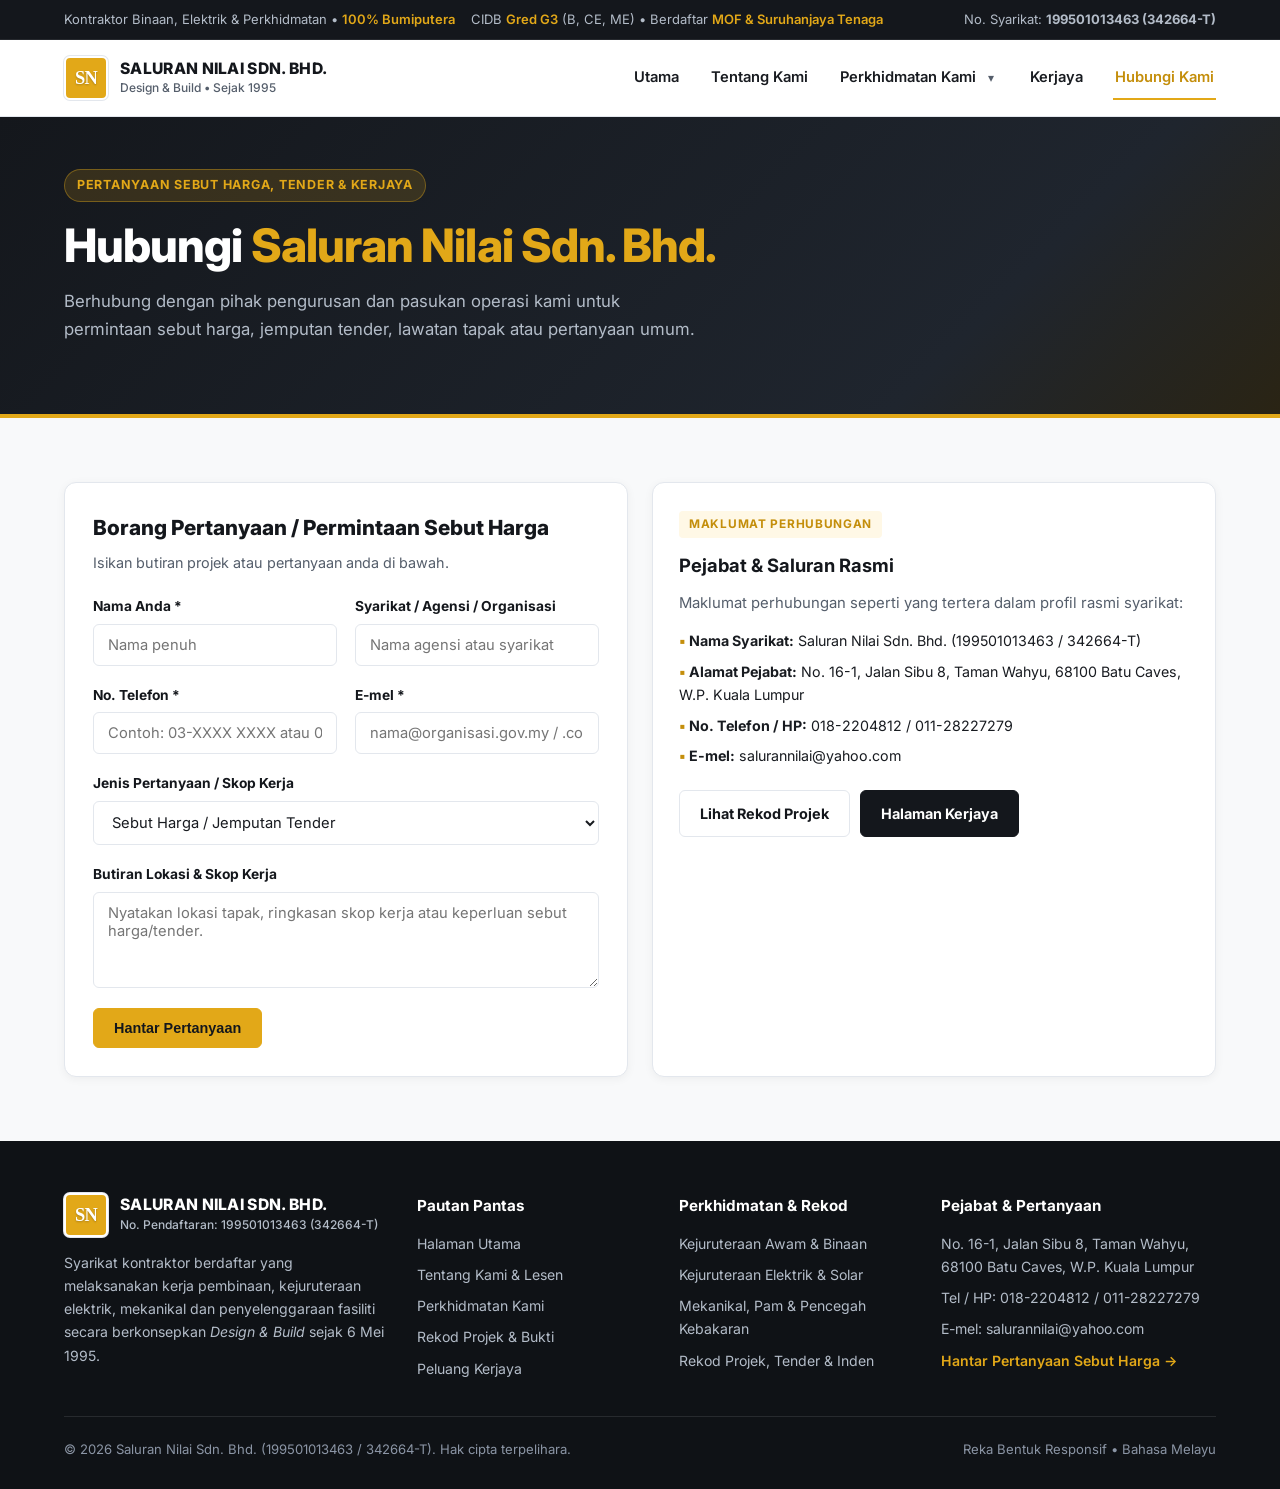
<file: demosites/saluran-nilai/hubungi.html>
<!DOCTYPE html>
<html lang="ms">
<head>
  <meta charset="UTF-8" />
  <meta name="viewport" content="width=device-width, initial-scale=1.0" />
  <title>Hubungi Kami | Saluran Nilai Sdn. Bhd.</title>
  <link rel="preconnect" href="https://fonts.googleapis.com" />
  <link rel="preconnect" href="https://fonts.gstatic.com" crossorigin />
  <link href="https://fonts.googleapis.com/css2?family=Inter:wght@400;500;600;700;800&display=swap" rel="stylesheet" />
  <link rel="stylesheet" href="assets/style.css" />
</head>
<body>
  <div class="top-strip">
    <div class="top-strip-inner">
      <div class="top-strip-badges">
        <span>Kontraktor Binaan, Elektrik &amp; Perkhidmatan • <strong>100% Bumiputera</strong></span>
        <span>CIDB <strong>Gred G3</strong> (B, CE, ME) • Berdaftar <strong>MOF &amp; Suruhanjaya Tenaga</strong></span>
      </div>
      <div>No. Syarikat: <strong>199501013463 (342664-T)</strong></div>
    </div>
  </div>

  <header class="site-header">
    <div class="container nav-inner">
      <a href="index.html" class="brand-mark">
        <div class="sn-badge" aria-hidden="true">SN</div>
        <div class="brand-text">
          <span class="brand-name">SALURAN NILAI SDN. BHD.</span>
          <span class="brand-sub">Design &amp; Build • Sejak 1995</span>
        </div>
      </a>

      <button type="button" class="menu-toggle" aria-expanded="false" aria-label="Buka Menu Navigasi">☰ Menu</button>

      <nav aria-label="Navigasi Utama">
        <ul class="nav-links">
          <li><a href="index.html" class="">Utama</a></li>
          <li><a href="tentang-kami.html" class="">Tentang Kami</a></li>
          <li class="has-dropdown">
            <div class="dropdown-trigger-wrap">
              <a href="perkhidmatan.html" class="">Perkhidmatan Kami</a>
              <button type="button" class="dropdown-toggle-btn" aria-expanded="false" aria-label="Buka submenu Perkhidmatan Kami">▾</button>
            </div>
            <ul class="dropdown-menu">
              <li><a href="perkhidmatan.html#binaan">Kejuruteraan Awam &amp; Binaan</a></li>
              <li><a href="perkhidmatan.html#elektrik">Kejuruteraan Elektrik &amp; Solar</a></li>
              <li><a href="perkhidmatan.html#mekanikal">Mekanikal, Pam &amp; Kebakaran</a></li>
              <li class="dropdown-divider" role="separator"></li>
              <li><a href="projek.html" class="">Rekod Projek &amp; Kontrak</a></li>
            </ul>
          </li>
          <li><a href="kerjaya.html" class="">Kerjaya</a></li>
          <li><a href="hubungi.html" class="active">Hubungi Kami</a></li>
        </ul>
      </nav>
    </div>
  </header>
  <main>
    <section class="page-hero">
      <div class="container">
        <span class="eyebrow">Pertanyaan Sebut Harga, Tender &amp; Kerjaya</span>
        <h1>Hubungi <span>Saluran Nilai Sdn. Bhd.</span></h1>
        <p class="lead">Berhubung dengan pihak pengurusan dan pasukan operasi kami untuk permintaan sebut harga, jemputan tender, lawatan tapak atau pertanyaan umum.</p>
      </div>
    </section>

    <section class="section">
      <div class="container">
        <div class="grid-2">
          <form class="form-card js-mockup-form">
            <h2 style="font-size: 1.3rem; font-weight: 800; margin-bottom: 6px; color: var(--bg-dark);">Borang Pertanyaan / Permintaan Sebut Harga</h2>
            <p style="font-size: 0.9rem; color: var(--text-muted); margin-bottom: 20px;">Isikan butiran projek atau pertanyaan anda di bawah.</p>

            <div class="form-grid">
              <div class="form-group">
                <label for="nama-hubungi">Nama Anda *</label>
                <input type="text" id="nama-hubungi" name="nama-hubungi" placeholder="Nama penuh" required />
              </div>

              <div class="form-group">
                <label for="organisasi">Syarikat / Agensi / Organisasi</label>
                <input type="text" id="organisasi" name="organisasi" placeholder="Nama agensi atau syarikat" />
              </div>

              <div class="form-group">
                <label for="telefon-hubungi">No. Telefon *</label>
                <input type="tel" id="telefon-hubungi" name="telefon-hubungi" placeholder="Contoh: 03-XXXX XXXX atau 01X-XXXXXXX" required />
              </div>

              <div class="form-group">
                <label for="emel-hubungi">E-mel *</label>
                <input type="email" id="emel-hubungi" name="emel-hubungi" placeholder="nama@organisasi.gov.my / .com" required />
              </div>

              <div class="form-group full">
                <label for="jenis-pertanyaan">Jenis Pertanyaan / Skop Kerja</label>
                <select id="jenis-pertanyaan" name="jenis-pertanyaan">
                  <option value="Sebut Harga / Tender">Sebut Harga / Jemputan Tender</option>
                  <option value="Kerja Binaan & Penyelenggaraan">Kerja Binaan &amp; Penyelenggaraan Bangunan</option>
                  <option value="Kejuruteraan Elektrik & Solar">Kejuruteraan Elektrik, Panel &amp; Solar PV</option>
                  <option value="Mekanikal, Pam & Kebakaran">Mekanikal, Pam Air &amp; Sistem Pencegah Kebakaran</option>
                  <option value="Pertanyaan Am / Kerjaya">Pertanyaan Am / Kerjaya</option>
                </select>
              </div>

              <div class="form-group full">
                <label for="butiran-projek">Butiran Lokasi &amp; Skop Kerja</label>
                <textarea id="butiran-projek" name="butiran-projek" rows="4" placeholder="Nyatakan lokasi tapak, ringkasan skop kerja atau keperluan sebut harga/tender."></textarea>
              </div>
            </div>

            <div style="margin-top: 20px;">
              <button type="submit" class="btn btn-primary">Hantar Pertanyaan</button>
            </div>

            <div class="form-status" role="status">
              Pertanyaan mockup telah direkodkan pada paparan ini. Setelah diintegrasikan dengan backend/e-mel rasmi, mesej ini akan dihantar terus ke pejabat Saluran Nilai Sdn. Bhd.
            </div>
          </form>

          <aside class="card">
            <span class="card-tag">Maklumat Perhubungan</span>
            <h3>Pejabat &amp; Saluran Rasmi</h3>
            <p>Maklumat perhubungan seperti yang tertera dalam profil rasmi syarikat:</p>
            <ul class="feature-list">
              <li><strong>Nama Syarikat:</strong> Saluran Nilai Sdn. Bhd. (199501013463 / 342664-T)</li>
              <li><strong>Alamat Pejabat:</strong> No. 16-1, Jalan Sibu 8, Taman Wahyu, 68100 Batu Caves, W.P. Kuala Lumpur</li>
              <li><strong>No. Telefon / HP:</strong> 018-2204812 / 011-28227279</li>
              <li><strong>E-mel:</strong> salurannilai@yahoo.com</li>
            </ul>
            <div style="margin-top: 22px; display: flex; gap: 10px; flex-wrap: wrap;">
              <a href="projek.html" class="btn btn-outline-dark">Lihat Rekod Projek</a>
              <a href="kerjaya.html" class="btn btn-dark">Halaman Kerjaya</a>
            </div>
          </aside>
        </div>
      </div>
    </section>
  </main>
  <footer class="site-footer">
    <div class="container">
      <div class="footer-grid">
        <div>
          <div class="brand-mark" style="margin-bottom: 14px;">
            <div class="sn-badge" aria-hidden="true">SN</div>
            <div class="brand-text">
              <span class="brand-name" style="color: #ffffff;">SALURAN NILAI SDN. BHD.</span>
              <span class="brand-sub" style="color: #b3bcc8;">No. Pendaftaran: 199501013463 (342664-T)</span>
            </div>
          </div>
          <p>Syarikat kontraktor berdaftar yang melaksanakan kerja pembinaan, kejuruteraan elektrik, mekanikal dan penyelenggaraan fasiliti secara berkonsepkan <em>Design &amp; Build</em> sejak 6 Mei 1995.</p>
        </div>

        <div>
          <h3>Pautan Pantas</h3>
          <ul class="footer-list">
            <li><a href="index.html">Halaman Utama</a></li>
            <li><a href="tentang-kami.html">Tentang Kami &amp; Lesen</a></li>
            <li><a href="perkhidmatan.html">Perkhidmatan Kami</a></li>
            <li><a href="projek.html">Rekod Projek &amp; Bukti</a></li>
            <li><a href="kerjaya.html">Peluang Kerjaya</a></li>
          </ul>
        </div>

        <div>
          <h3>Perkhidmatan &amp; Rekod</h3>
          <ul class="footer-list">
            <li><a href="perkhidmatan.html#binaan">Kejuruteraan Awam &amp; Binaan</a></li>
            <li><a href="perkhidmatan.html#elektrik">Kejuruteraan Elektrik &amp; Solar</a></li>
            <li><a href="perkhidmatan.html#mekanikal">Mekanikal, Pam &amp; Pencegah Kebakaran</a></li>
            <li><a href="projek.html">Rekod Projek, Tender &amp; Inden</a></li>
          </ul>
        </div>

        <div>
          <h3>Pejabat &amp; Pertanyaan</h3>
          <ul class="footer-list">
            <li>No. 16-1, Jalan Sibu 8, Taman Wahyu, 68100 Batu Caves, W.P. Kuala Lumpur</li>
            <li>Tel / HP: 018-2204812 / 011-28227279</li>
            <li>E-mel: salurannilai@yahoo.com</li>
            <li><a href="hubungi.html" style="color: var(--brand-amber); font-weight: 600;">Hantar Pertanyaan Sebut Harga →</a></li>
          </ul>
        </div>
      </div>

      <div class="footer-bottom">
        <span>© 2026 Saluran Nilai Sdn. Bhd. (199501013463 / 342664-T). Hak cipta terpelihara.</span>
        <span>Reka Bentuk Responsif • Bahasa Melayu</span>
      </div>
    </div>
  </footer>

  <script src="assets/main.js"></script>
</body>
</html>
</file>
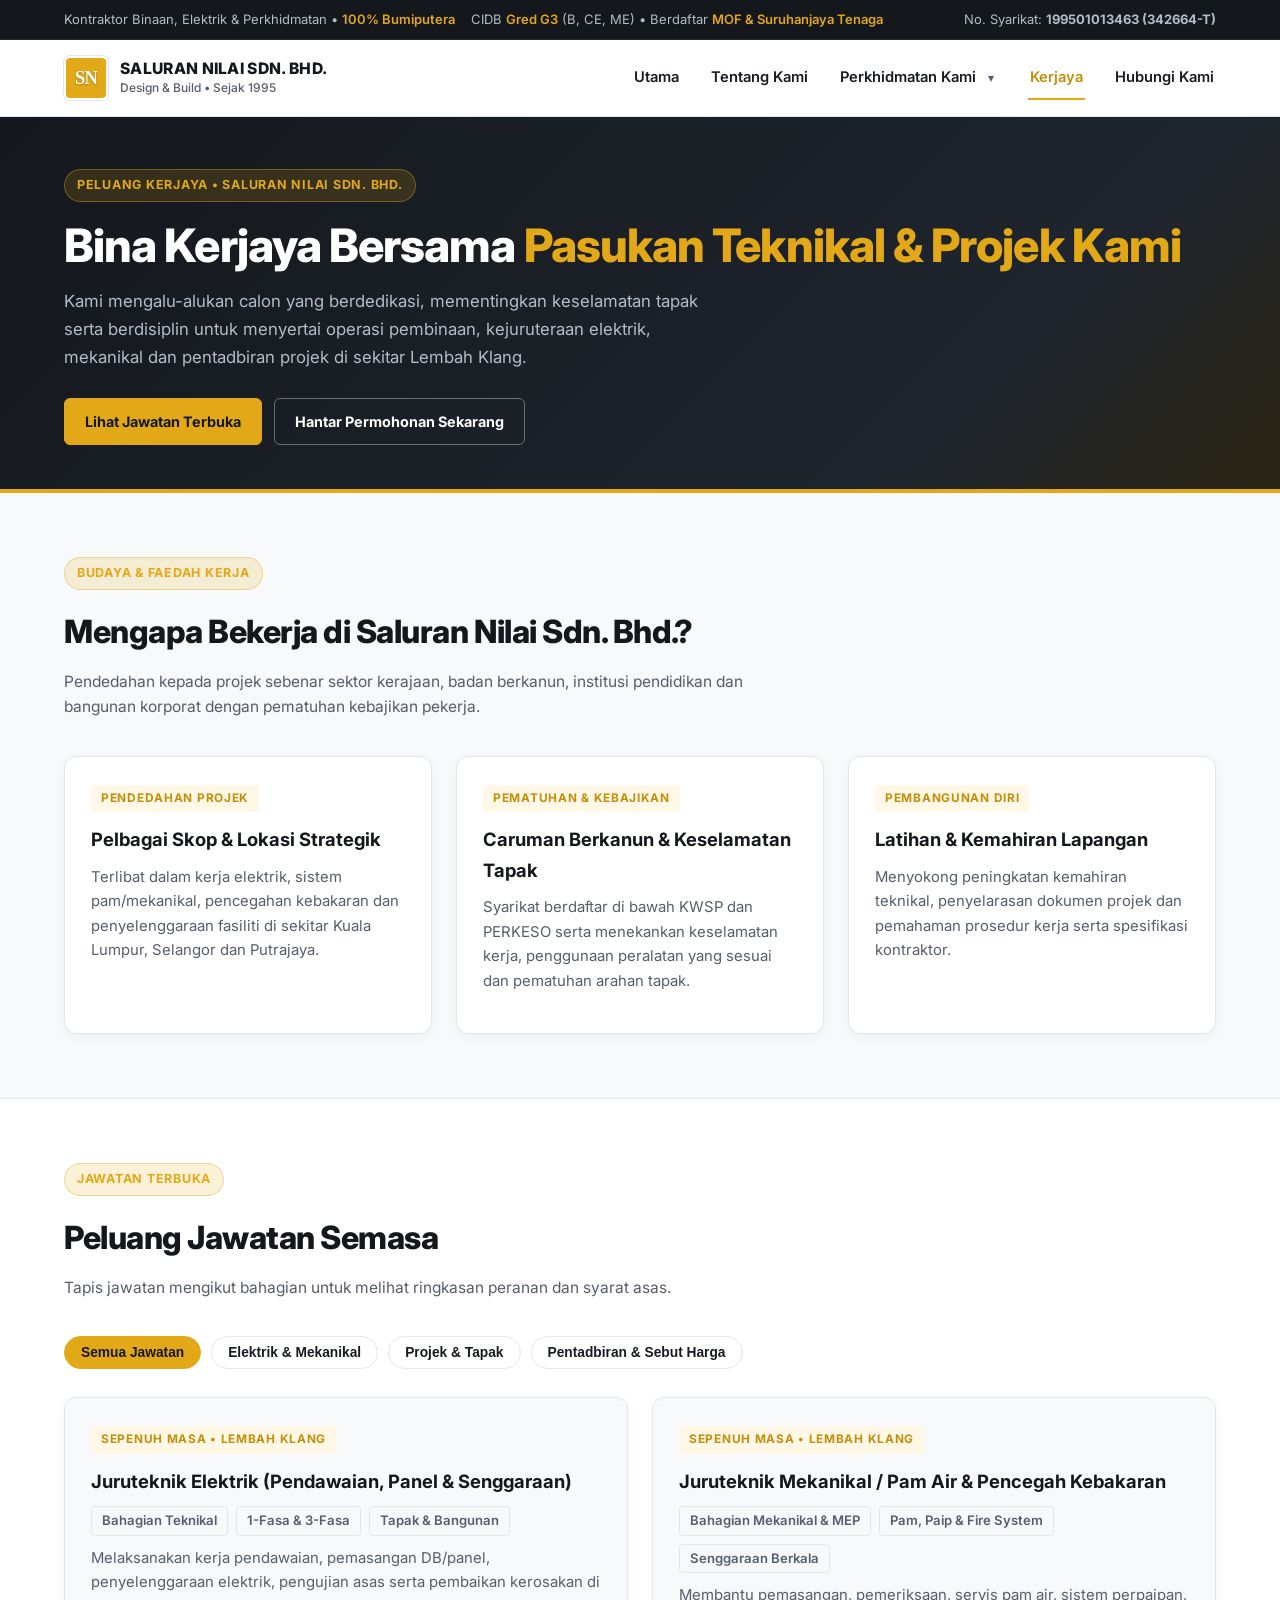
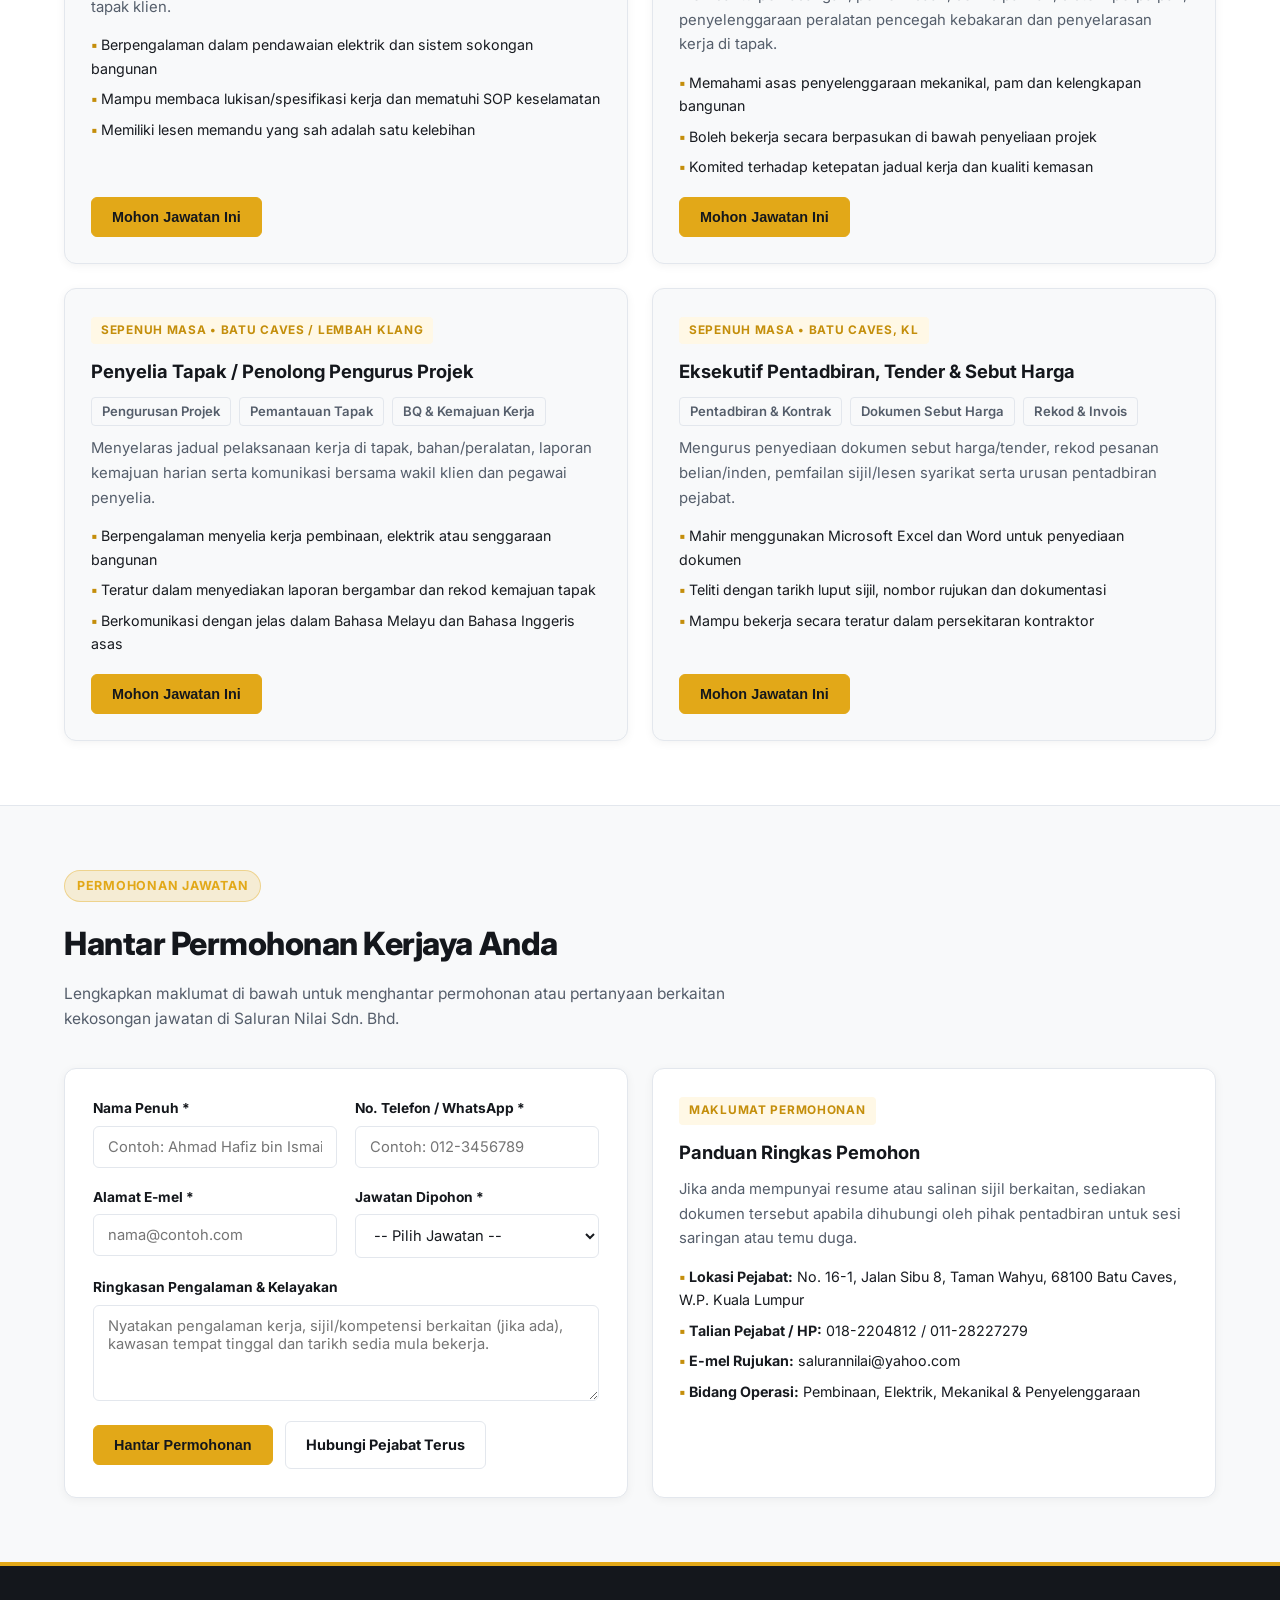
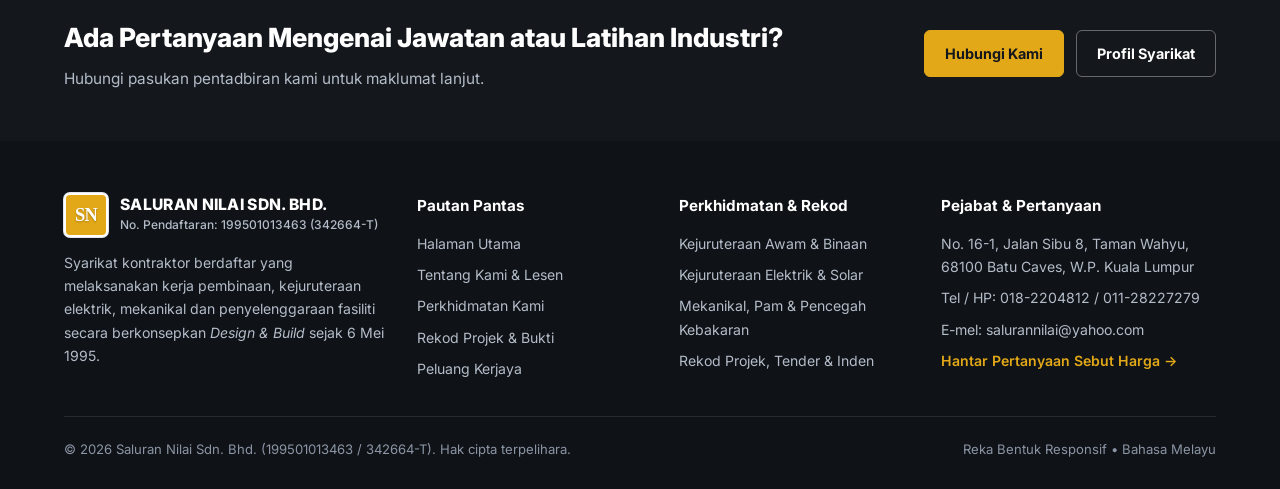
<file: demosites/saluran-nilai/kerjaya.html>
<!DOCTYPE html>
<html lang="ms">
<head>
  <meta charset="UTF-8" />
  <meta name="viewport" content="width=device-width, initial-scale=1.0" />
  <title>Kerjaya | Saluran Nilai Sdn. Bhd.</title>
  <link rel="preconnect" href="https://fonts.googleapis.com" />
  <link rel="preconnect" href="https://fonts.gstatic.com" crossorigin />
  <link href="https://fonts.googleapis.com/css2?family=Inter:wght@400;500;600;700;800&display=swap" rel="stylesheet" />
  <link rel="stylesheet" href="assets/style.css" />
</head>
<body>
  <div class="top-strip">
    <div class="top-strip-inner">
      <div class="top-strip-badges">
        <span>Kontraktor Binaan, Elektrik &amp; Perkhidmatan • <strong>100% Bumiputera</strong></span>
        <span>CIDB <strong>Gred G3</strong> (B, CE, ME) • Berdaftar <strong>MOF &amp; Suruhanjaya Tenaga</strong></span>
      </div>
      <div>No. Syarikat: <strong>199501013463 (342664-T)</strong></div>
    </div>
  </div>

  <header class="site-header">
    <div class="container nav-inner">
      <a href="index.html" class="brand-mark">
        <div class="sn-badge" aria-hidden="true">SN</div>
        <div class="brand-text">
          <span class="brand-name">SALURAN NILAI SDN. BHD.</span>
          <span class="brand-sub">Design &amp; Build • Sejak 1995</span>
        </div>
      </a>

      <button type="button" class="menu-toggle" aria-expanded="false" aria-label="Buka Menu Navigasi">☰ Menu</button>

      <nav aria-label="Navigasi Utama">
        <ul class="nav-links">
          <li><a href="index.html" class="">Utama</a></li>
          <li><a href="tentang-kami.html" class="">Tentang Kami</a></li>
          <li class="has-dropdown">
            <div class="dropdown-trigger-wrap">
              <a href="perkhidmatan.html" class="">Perkhidmatan Kami</a>
              <button type="button" class="dropdown-toggle-btn" aria-expanded="false" aria-label="Buka submenu Perkhidmatan Kami">▾</button>
            </div>
            <ul class="dropdown-menu">
              <li><a href="perkhidmatan.html#binaan">Kejuruteraan Awam &amp; Binaan</a></li>
              <li><a href="perkhidmatan.html#elektrik">Kejuruteraan Elektrik &amp; Solar</a></li>
              <li><a href="perkhidmatan.html#mekanikal">Mekanikal, Pam &amp; Kebakaran</a></li>
              <li class="dropdown-divider" role="separator"></li>
              <li><a href="projek.html" class="">Rekod Projek &amp; Kontrak</a></li>
            </ul>
          </li>
          <li><a href="kerjaya.html" class="active">Kerjaya</a></li>
          <li><a href="hubungi.html" class="">Hubungi Kami</a></li>
        </ul>
      </nav>
    </div>
  </header>
  <main>
    <section class="page-hero">
      <div class="container">
        <span class="eyebrow">Peluang Kerjaya • Saluran Nilai Sdn. Bhd.</span>
        <h1>Bina Kerjaya Bersama <span>Pasukan Teknikal &amp; Projek Kami</span></h1>
        <p class="lead">Kami mengalu-alukan calon yang berdedikasi, mementingkan keselamatan tapak serta berdisiplin untuk menyertai operasi pembinaan, kejuruteraan elektrik, mekanikal dan pentadbiran projek di sekitar Lembah Klang.</p>
        <div class="hero-actions">
          <a href="#senarai-jawatan" class="btn btn-primary">Lihat Jawatan Terbuka</a>
          <a href="#borang-permohonan" class="btn btn-outline-light">Hantar Permohonan Sekarang</a>
        </div>
      </div>
    </section>

    <section class="section">
      <div class="container">
        <div class="section-header">
          <span class="eyebrow">Budaya &amp; Faedah Kerja</span>
          <h2>Mengapa Bekerja di Saluran Nilai Sdn. Bhd.?</h2>
          <p>Pendedahan kepada projek sebenar sektor kerajaan, badan berkanun, institusi pendidikan dan bangunan korporat dengan pematuhan kebajikan pekerja.</p>
        </div>

        <div class="grid-3">
          <article class="card">
            <span class="card-tag">Pendedahan Projek</span>
            <h3>Pelbagai Skop &amp; Lokasi Strategik</h3>
            <p>Terlibat dalam kerja elektrik, sistem pam/mekanikal, pencegahan kebakaran dan penyelenggaraan fasiliti di sekitar Kuala Lumpur, Selangor dan Putrajaya.</p>
          </article>

          <article class="card">
            <span class="card-tag">Pematuhan &amp; Kebajikan</span>
            <h3>Caruman Berkanun &amp; Keselamatan Tapak</h3>
            <p>Syarikat berdaftar di bawah KWSP dan PERKESO serta menekankan keselamatan kerja, penggunaan peralatan yang sesuai dan pematuhan arahan tapak.</p>
          </article>

          <article class="card">
            <span class="card-tag">Pembangunan Diri</span>
            <h3>Latihan &amp; Kemahiran Lapangan</h3>
            <p>Menyokong peningkatan kemahiran teknikal, penyelarasan dokumen projek dan pemahaman prosedur kerja serta spesifikasi kontraktor.</p>
          </article>
        </div>
      </div>
    </section>

    <section class="section section-alt" id="senarai-jawatan">
      <div class="container">
        <div class="section-header">
          <span class="eyebrow">Jawatan Terbuka</span>
          <h2>Peluang Jawatan Semasa</h2>
          <p>Tapis jawatan mengikut bahagian untuk melihat ringkasan peranan dan syarat asas.</p>
        </div>

        <div class="filter-bar" role="group" aria-label="Penapis Bahagian Jawatan">
          <button type="button" class="filter-btn active" data-filter-group="job" data-filter-target="true" data-filter-value="all">Semua Jawatan</button>
          <button type="button" class="filter-btn" data-filter-group="job" data-filter-target="true" data-filter-value="teknikal">Elektrik &amp; Mekanikal</button>
          <button type="button" class="filter-btn" data-filter-group="job" data-filter-target="true" data-filter-value="projek">Projek &amp; Tapak</button>
          <button type="button" class="filter-btn" data-filter-group="job" data-filter-target="true" data-filter-value="pentadbiran">Pentadbiran &amp; Sebut Harga</button>
        </div>

        <div class="grid-2">
          <article class="card job-card" data-filter-item="job" data-category="teknikal,projek">
            <div>
              <span class="card-tag">Sepenuh Masa • Lembah Klang</span>
              <h3>Juruteknik Elektrik (Pendawaian, Panel &amp; Senggaraan)</h3>
              <div class="job-meta">
                <span>Bahagian Teknikal</span>
                <span>1-Fasa &amp; 3-Fasa</span>
                <span>Tapak &amp; Bangunan</span>
              </div>
              <p>Melaksanakan kerja pendawaian, pemasangan DB/panel, penyelenggaraan elektrik, pengujian asas serta pembaikan kerosakan di tapak klien.</p>
              <ul class="feature-list">
                <li>Berpengalaman dalam pendawaian elektrik dan sistem sokongan bangunan</li>
                <li>Mampu membaca lukisan/spesifikasi kerja dan mematuhi SOP keselamatan</li>
                <li>Memiliki lesen memandu yang sah adalah satu kelebihan</li>
              </ul>
            </div>
            <div>
              <button type="button" class="btn btn-primary" data-select-role="Juruteknik Elektrik">Mohon Jawatan Ini</button>
            </div>
          </article>

          <article class="card job-card" data-filter-item="job" data-category="teknikal,projek">
            <div>
              <span class="card-tag">Sepenuh Masa • Lembah Klang</span>
              <h3>Juruteknik Mekanikal / Pam Air &amp; Pencegah Kebakaran</h3>
              <div class="job-meta">
                <span>Bahagian Mekanikal &amp; MEP</span>
                <span>Pam, Paip &amp; Fire System</span>
                <span>Senggaraan Berkala</span>
              </div>
              <p>Membantu pemasangan, pemeriksaan, servis pam air, sistem perpaipan, penyelenggaraan peralatan pencegah kebakaran dan penyelarasan kerja di tapak.</p>
              <ul class="feature-list">
                <li>Memahami asas penyelenggaraan mekanikal, pam dan kelengkapan bangunan</li>
                <li>Boleh bekerja secara berpasukan di bawah penyeliaan projek</li>
                <li>Komited terhadap ketepatan jadual kerja dan kualiti kemasan</li>
              </ul>
            </div>
            <div>
              <button type="button" class="btn btn-primary" data-select-role="Juruteknik Mekanikal / Pam & Kebakaran">Mohon Jawatan Ini</button>
            </div>
          </article>

          <article class="card job-card" data-filter-item="job" data-category="projek">
            <div>
              <span class="card-tag">Sepenuh Masa • Batu Caves / Lembah Klang</span>
              <h3>Penyelia Tapak / Penolong Pengurus Projek</h3>
              <div class="job-meta">
                <span>Pengurusan Projek</span>
                <span>Pemantauan Tapak</span>
                <span>BQ &amp; Kemajuan Kerja</span>
              </div>
              <p>Menyelaras jadual pelaksanaan kerja di tapak, bahan/peralatan, laporan kemajuan harian serta komunikasi bersama wakil klien dan pegawai penyelia.</p>
              <ul class="feature-list">
                <li>Berpengalaman menyelia kerja pembinaan, elektrik atau senggaraan bangunan</li>
                <li>Teratur dalam menyediakan laporan bergambar dan rekod kemajuan tapak</li>
                <li>Berkomunikasi dengan jelas dalam Bahasa Melayu dan Bahasa Inggeris asas</li>
              </ul>
            </div>
            <div>
              <button type="button" class="btn btn-primary" data-select-role="Penyelia Tapak / Penolong Pengurus Projek">Mohon Jawatan Ini</button>
            </div>
          </article>

          <article class="card job-card" data-filter-item="job" data-category="pentadbiran">
            <div>
              <span class="card-tag">Sepenuh Masa • Batu Caves, KL</span>
              <h3>Eksekutif Pentadbiran, Tender &amp; Sebut Harga</h3>
              <div class="job-meta">
                <span>Pentadbiran &amp; Kontrak</span>
                <span>Dokumen Sebut Harga</span>
                <span>Rekod &amp; Invois</span>
              </div>
              <p>Mengurus penyediaan dokumen sebut harga/tender, rekod pesanan belian/inden, pemfailan sijil/lesen syarikat serta urusan pentadbiran pejabat.</p>
              <ul class="feature-list">
                <li>Mahir menggunakan Microsoft Excel dan Word untuk penyediaan dokumen</li>
                <li>Teliti dengan tarikh luput sijil, nombor rujukan dan dokumentasi</li>
                <li>Mampu bekerja secara teratur dalam persekitaran kontraktor</li>
              </ul>
            </div>
            <div>
              <button type="button" class="btn btn-primary" data-select-role="Eksekutif Pentadbiran, Tender & Sebut Harga">Mohon Jawatan Ini</button>
            </div>
          </article>
        </div>
      </div>
    </section>

    <section class="section" id="borang-permohonan">
      <div class="container">
        <div class="section-header">
          <span class="eyebrow">Permohonan Jawatan</span>
          <h2>Hantar Permohonan Kerjaya Anda</h2>
          <p>Lengkapkan maklumat di bawah untuk menghantar permohonan atau pertanyaan berkaitan kekosongan jawatan di Saluran Nilai Sdn. Bhd.</p>
        </div>

        <div class="grid-2">
          <form class="form-card js-mockup-form">
            <div class="form-grid">
              <div class="form-group">
                <label for="nama-penuh">Nama Penuh *</label>
                <input type="text" id="nama-penuh" name="nama-penuh" placeholder="Contoh: Ahmad Hafiz bin Ismail" required />
              </div>

              <div class="form-group">
                <label for="no-telefon">No. Telefon / WhatsApp *</label>
                <input type="tel" id="no-telefon" name="no-telefon" placeholder="Contoh: 012-3456789" required />
              </div>

              <div class="form-group">
                <label for="emel-pemohon">Alamat E-mel *</label>
                <input type="email" id="emel-pemohon" name="emel-pemohon" placeholder="nama@contoh.com" required />
              </div>

              <div class="form-group">
                <label for="jawatan-dipohon">Jawatan Dipohon *</label>
                <select id="jawatan-dipohon" name="jawatan-dipohon" required>
                  <option value="">-- Pilih Jawatan --</option>
                  <option value="Juruteknik Elektrik">Juruteknik Elektrik</option>
                  <option value="Juruteknik Mekanikal / Pam & Kebakaran">Juruteknik Mekanikal / Pam &amp; Kebakaran</option>
                  <option value="Penyelia Tapak / Penolong Pengurus Projek">Penyelia Tapak / Penolong Pengurus Projek</option>
                  <option value="Eksekutif Pentadbiran, Tender & Sebut Harga">Eksekutif Pentadbiran, Tender &amp; Sebut Harga</option>
                  <option value="Permohonan Am / Lain-lain">Permohonan Am / Lain-lain</option>
                </select>
              </div>

              <div class="form-group full">
                <label for="pengalaman-ringkas">Ringkasan Pengalaman &amp; Kelayakan</label>
                <textarea id="pengalaman-ringkas" name="pengalaman-ringkas" rows="4" placeholder="Nyatakan pengalaman kerja, sijil/kompetensi berkaitan (jika ada), kawasan tempat tinggal dan tarikh sedia mula bekerja."></textarea>
              </div>
            </div>

            <div style="margin-top: 20px; display: flex; flex-wrap: wrap; gap: 12px; align-items: center;">
              <button type="submit" class="btn btn-primary">Hantar Permohonan</button>
              <a href="hubungi.html" class="btn btn-outline-dark">Hubungi Pejabat Terus</a>
            </div>

            <div class="form-status" role="status">
              Permohonan mockup telah direkodkan pada paparan ini. Untuk penghantaran sebenar semasa fasa pembangunan web, borang ini akan dihubungkan ke e-mel rasmi HR / pentadbiran syarikat.
            </div>
          </form>

          <aside class="card">
            <span class="card-tag">Maklumat Permohonan</span>
            <h3>Panduan Ringkas Pemohon</h3>
            <p>Jika anda mempunyai resume atau salinan sijil berkaitan, sediakan dokumen tersebut apabila dihubungi oleh pihak pentadbiran untuk sesi saringan atau temu duga.</p>
            <ul class="feature-list">
              <li><strong>Lokasi Pejabat:</strong> No. 16-1, Jalan Sibu 8, Taman Wahyu, 68100 Batu Caves, W.P. Kuala Lumpur</li>
              <li><strong>Talian Pejabat / HP:</strong> 018-2204812 / 011-28227279</li>
              <li><strong>E-mel Rujukan:</strong> salurannilai@yahoo.com</li>
              <li><strong>Bidang Operasi:</strong> Pembinaan, Elektrik, Mekanikal &amp; Penyelenggaraan</li>
            </ul>
          </aside>
        </div>
      </div>
    </section>
  </main>

  <section class="cta-banner">
    <div class="container cta-banner-inner">
      <div>
        <h2>Ada Pertanyaan Mengenai Jawatan atau Latihan Industri?</h2>
        <p>Hubungi pasukan pentadbiran kami untuk maklumat lanjut.</p>
      </div>
      <div style="display: flex; gap: 12px; flex-wrap: wrap;">
        <a href="hubungi.html" class="btn btn-primary">Hubungi Kami</a>
        <a href="tentang-kami.html" class="btn btn-outline-light">Profil Syarikat</a>
      </div>
    </div>
  </section>
  <footer class="site-footer">
    <div class="container">
      <div class="footer-grid">
        <div>
          <div class="brand-mark" style="margin-bottom: 14px;">
            <div class="sn-badge" aria-hidden="true">SN</div>
            <div class="brand-text">
              <span class="brand-name" style="color: #ffffff;">SALURAN NILAI SDN. BHD.</span>
              <span class="brand-sub" style="color: #b3bcc8;">No. Pendaftaran: 199501013463 (342664-T)</span>
            </div>
          </div>
          <p>Syarikat kontraktor berdaftar yang melaksanakan kerja pembinaan, kejuruteraan elektrik, mekanikal dan penyelenggaraan fasiliti secara berkonsepkan <em>Design &amp; Build</em> sejak 6 Mei 1995.</p>
        </div>

        <div>
          <h3>Pautan Pantas</h3>
          <ul class="footer-list">
            <li><a href="index.html">Halaman Utama</a></li>
            <li><a href="tentang-kami.html">Tentang Kami &amp; Lesen</a></li>
            <li><a href="perkhidmatan.html">Perkhidmatan Kami</a></li>
            <li><a href="projek.html">Rekod Projek &amp; Bukti</a></li>
            <li><a href="kerjaya.html">Peluang Kerjaya</a></li>
          </ul>
        </div>

        <div>
          <h3>Perkhidmatan &amp; Rekod</h3>
          <ul class="footer-list">
            <li><a href="perkhidmatan.html#binaan">Kejuruteraan Awam &amp; Binaan</a></li>
            <li><a href="perkhidmatan.html#elektrik">Kejuruteraan Elektrik &amp; Solar</a></li>
            <li><a href="perkhidmatan.html#mekanikal">Mekanikal, Pam &amp; Pencegah Kebakaran</a></li>
            <li><a href="projek.html">Rekod Projek, Tender &amp; Inden</a></li>
          </ul>
        </div>

        <div>
          <h3>Pejabat &amp; Pertanyaan</h3>
          <ul class="footer-list">
            <li>No. 16-1, Jalan Sibu 8, Taman Wahyu, 68100 Batu Caves, W.P. Kuala Lumpur</li>
            <li>Tel / HP: 018-2204812 / 011-28227279</li>
            <li>E-mel: salurannilai@yahoo.com</li>
            <li><a href="hubungi.html" style="color: var(--brand-amber); font-weight: 600;">Hantar Pertanyaan Sebut Harga →</a></li>
          </ul>
        </div>
      </div>

      <div class="footer-bottom">
        <span>© 2026 Saluran Nilai Sdn. Bhd. (199501013463 / 342664-T). Hak cipta terpelihara.</span>
        <span>Reka Bentuk Responsif • Bahasa Melayu</span>
      </div>
    </div>
  </footer>

  <script src="assets/main.js"></script>
</body>
</html>
</file>
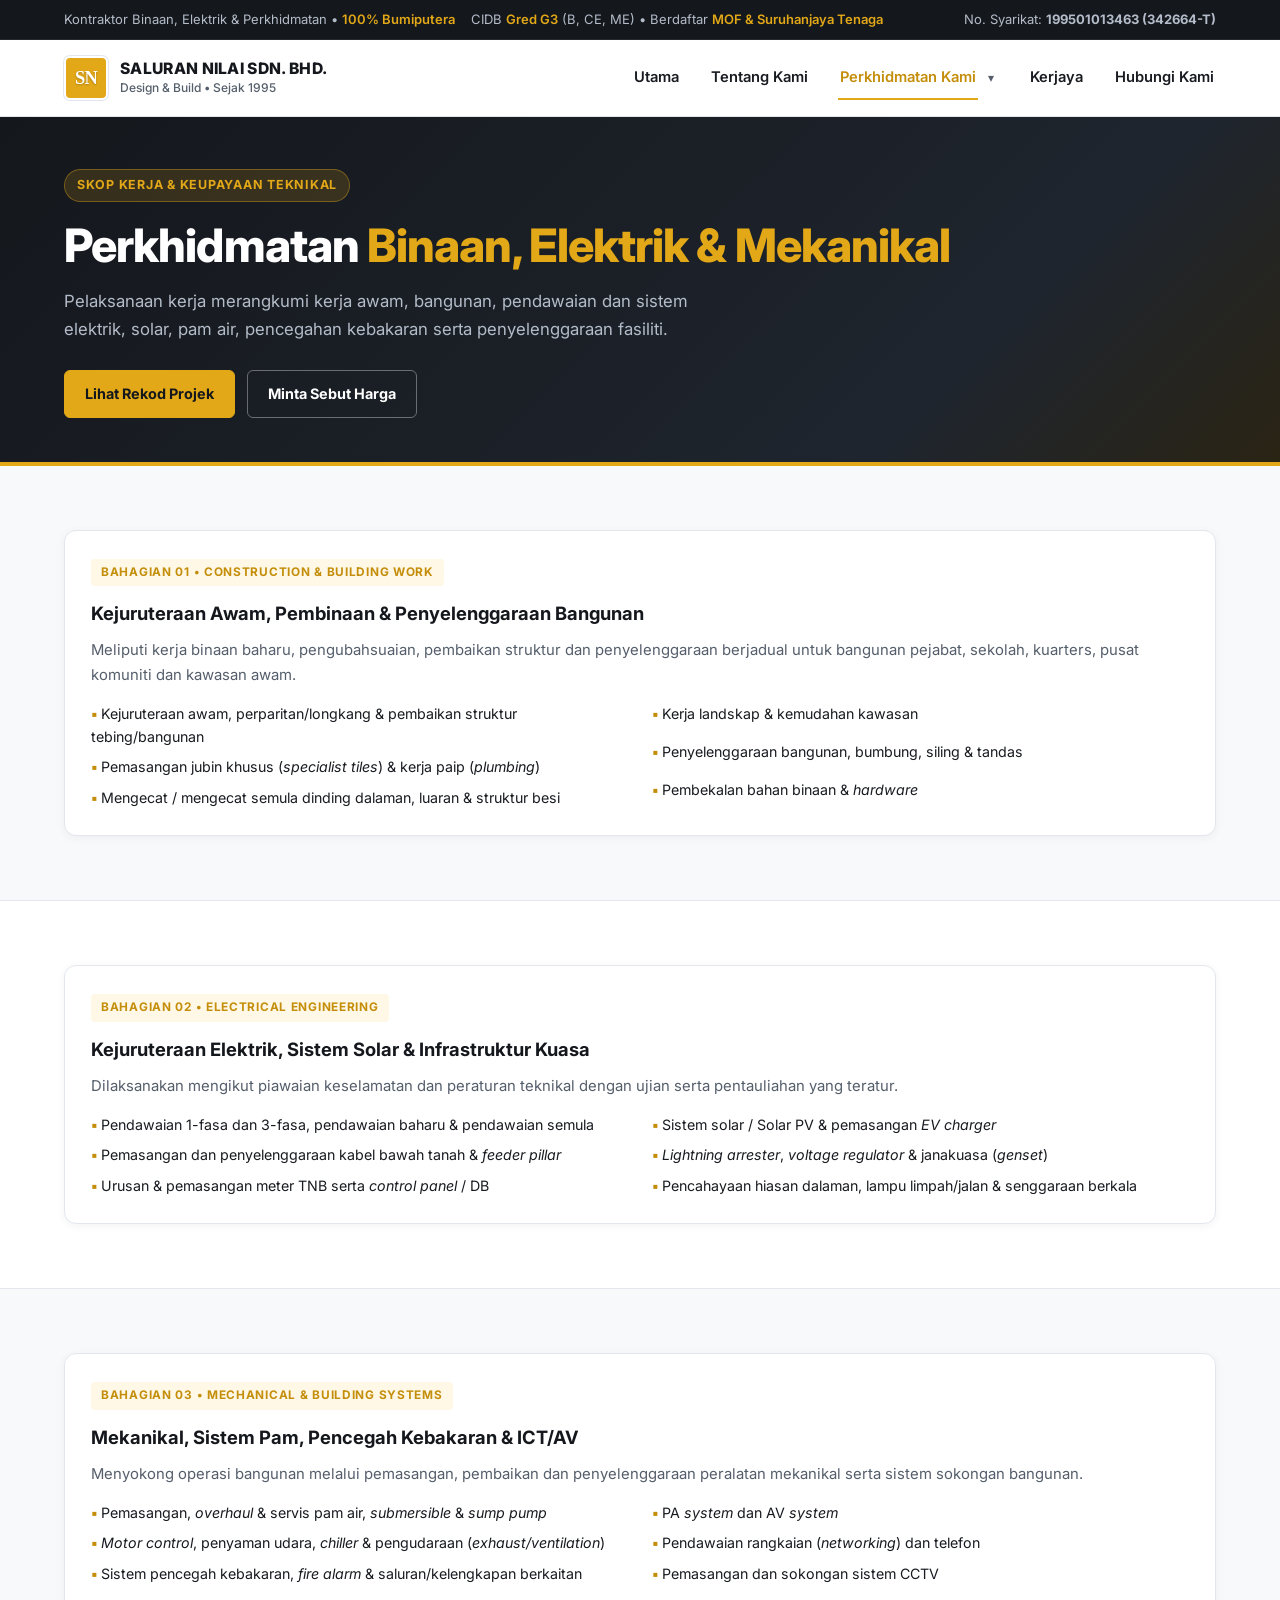
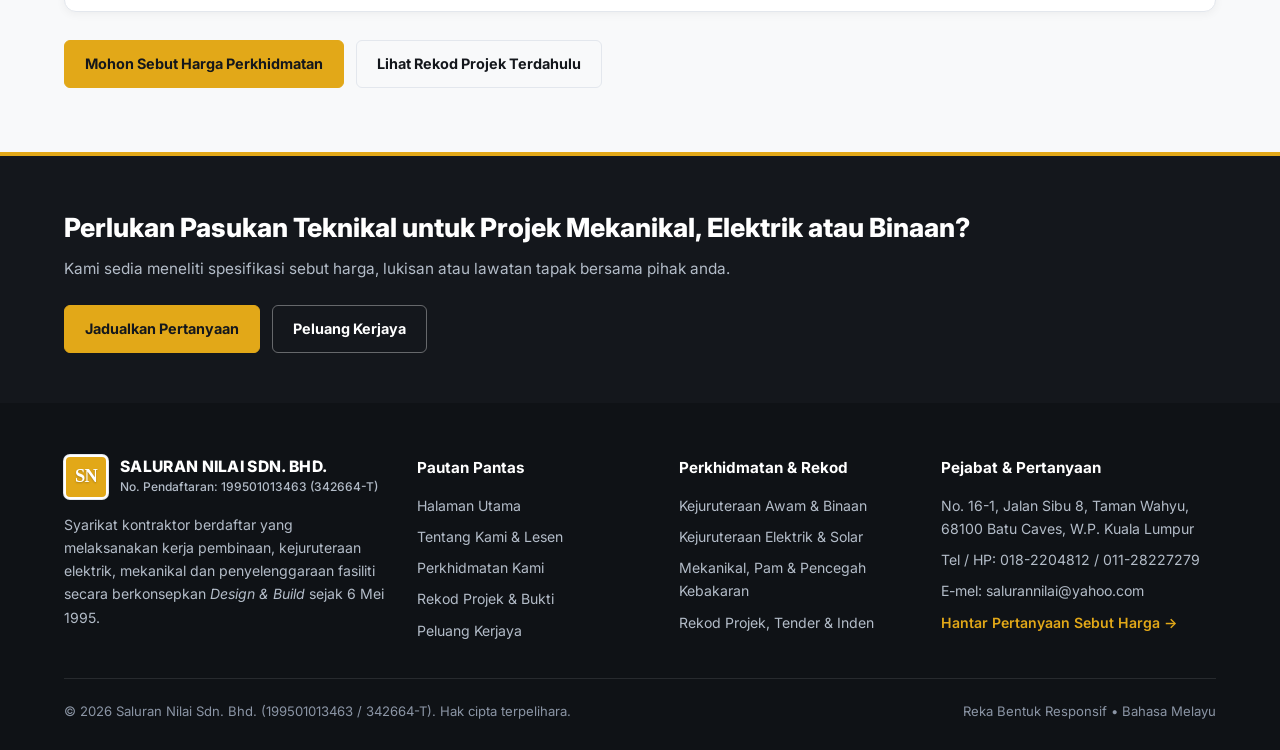
<file: demosites/saluran-nilai/perkhidmatan.html>
<!DOCTYPE html>
<html lang="ms">
<head>
  <meta charset="UTF-8" />
  <meta name="viewport" content="width=device-width, initial-scale=1.0" />
  <title>Perkhidmatan Kami | Saluran Nilai Sdn. Bhd.</title>
  <link rel="preconnect" href="https://fonts.googleapis.com" />
  <link rel="preconnect" href="https://fonts.gstatic.com" crossorigin />
  <link href="https://fonts.googleapis.com/css2?family=Inter:wght@400;500;600;700;800&display=swap" rel="stylesheet" />
  <link rel="stylesheet" href="assets/style.css" />
</head>
<body>
  <div class="top-strip">
    <div class="top-strip-inner">
      <div class="top-strip-badges">
        <span>Kontraktor Binaan, Elektrik &amp; Perkhidmatan • <strong>100% Bumiputera</strong></span>
        <span>CIDB <strong>Gred G3</strong> (B, CE, ME) • Berdaftar <strong>MOF &amp; Suruhanjaya Tenaga</strong></span>
      </div>
      <div>No. Syarikat: <strong>199501013463 (342664-T)</strong></div>
    </div>
  </div>

  <header class="site-header">
    <div class="container nav-inner">
      <a href="index.html" class="brand-mark">
        <div class="sn-badge" aria-hidden="true">SN</div>
        <div class="brand-text">
          <span class="brand-name">SALURAN NILAI SDN. BHD.</span>
          <span class="brand-sub">Design &amp; Build • Sejak 1995</span>
        </div>
      </a>

      <button type="button" class="menu-toggle" aria-expanded="false" aria-label="Buka Menu Navigasi">☰ Menu</button>

      <nav aria-label="Navigasi Utama">
        <ul class="nav-links">
          <li><a href="index.html" class="">Utama</a></li>
          <li><a href="tentang-kami.html" class="">Tentang Kami</a></li>
          <li class="has-dropdown">
            <div class="dropdown-trigger-wrap">
              <a href="perkhidmatan.html" class="active">Perkhidmatan Kami</a>
              <button type="button" class="dropdown-toggle-btn" aria-expanded="false" aria-label="Buka submenu Perkhidmatan Kami">▾</button>
            </div>
            <ul class="dropdown-menu">
              <li><a href="perkhidmatan.html#binaan">Kejuruteraan Awam &amp; Binaan</a></li>
              <li><a href="perkhidmatan.html#elektrik">Kejuruteraan Elektrik &amp; Solar</a></li>
              <li><a href="perkhidmatan.html#mekanikal">Mekanikal, Pam &amp; Kebakaran</a></li>
              <li class="dropdown-divider" role="separator"></li>
              <li><a href="projek.html" class="">Rekod Projek &amp; Kontrak</a></li>
            </ul>
          </li>
          <li><a href="kerjaya.html" class="">Kerjaya</a></li>
          <li><a href="hubungi.html" class="">Hubungi Kami</a></li>
        </ul>
      </nav>
    </div>
  </header>
  <main>
    <section class="page-hero">
      <div class="container">
        <span class="eyebrow">Skop Kerja &amp; Keupayaan Teknikal</span>
        <h1>Perkhidmatan <span>Binaan, Elektrik &amp; Mekanikal</span></h1>
        <p class="lead">Pelaksanaan kerja merangkumi kerja awam, bangunan, pendawaian dan sistem elektrik, solar, pam air, pencegahan kebakaran serta penyelenggaraan fasiliti.</p>
        <div class="hero-actions">
          <a href="projek.html" class="btn btn-primary">Lihat Rekod Projek</a>
          <a href="hubungi.html" class="btn btn-outline-light">Minta Sebut Harga</a>
        </div>
      </div>
    </section>

    <section class="section" id="binaan">
      <div class="container">
        <div class="card">
          <span class="card-tag">Bahagian 01 • Construction &amp; Building Work</span>
          <h3>Kejuruteraan Awam, Pembinaan &amp; Penyelenggaraan Bangunan</h3>
          <p>Meliputi kerja binaan baharu, pengubahsuaian, pembaikan struktur dan penyelenggaraan berjadual untuk bangunan pejabat, sekolah, kuarters, pusat komuniti dan kawasan awam.</p>
          <div class="grid-2" style="margin-top: 14px;">
            <ul class="feature-list">
              <li>Kejuruteraan awam, perparitan/longkang &amp; pembaikan struktur tebing/bangunan</li>
              <li>Pemasangan jubin khusus (<em>specialist tiles</em>) &amp; kerja paip (<em>plumbing</em>)</li>
              <li>Mengecat / mengecat semula dinding dalaman, luaran &amp; struktur besi</li>
            </ul>
            <ul class="feature-list">
              <li>Kerja landskap &amp; kemudahan kawasan</li>
              <li>Penyelenggaraan bangunan, bumbung, siling &amp; tandas</li>
              <li>Pembekalan bahan binaan &amp; <em>hardware</em></li>
            </ul>
          </div>
        </div>
      </div>
    </section>

    <section class="section section-alt" id="elektrik">
      <div class="container">
        <div class="card" style="background-color: #ffffff;">
          <span class="card-tag">Bahagian 02 • Electrical Engineering</span>
          <h3>Kejuruteraan Elektrik, Sistem Solar &amp; Infrastruktur Kuasa</h3>
          <p>Dilaksanakan mengikut piawaian keselamatan dan peraturan teknikal dengan ujian serta pentauliahan yang teratur.</p>
          <div class="grid-2" style="margin-top: 14px;">
            <ul class="feature-list">
              <li>Pendawaian 1-fasa dan 3-fasa, pendawaian baharu &amp; pendawaian semula</li>
              <li>Pemasangan dan penyelenggaraan kabel bawah tanah &amp; <em>feeder pillar</em></li>
              <li>Urusan &amp; pemasangan meter TNB serta <em>control panel</em> / DB</li>
            </ul>
            <ul class="feature-list">
              <li>Sistem solar / Solar PV &amp; pemasangan <em>EV charger</em></li>
              <li><em>Lightning arrester</em>, <em>voltage regulator</em> &amp; janakuasa (<em>genset</em>)</li>
              <li>Pencahayaan hiasan dalaman, lampu limpah/jalan &amp; senggaraan berkala</li>
            </ul>
          </div>
        </div>
      </div>
    </section>

    <section class="section" id="mekanikal">
      <div class="container">
        <div class="card">
          <span class="card-tag">Bahagian 03 • Mechanical &amp; Building Systems</span>
          <h3>Mekanikal, Sistem Pam, Pencegah Kebakaran &amp; ICT/AV</h3>
          <p>Menyokong operasi bangunan melalui pemasangan, pembaikan dan penyelenggaraan peralatan mekanikal serta sistem sokongan bangunan.</p>
          <div class="grid-2" style="margin-top: 14px;">
            <ul class="feature-list">
              <li>Pemasangan, <em>overhaul</em> &amp; servis pam air, <em>submersible</em> &amp; <em>sump pump</em></li>
              <li><em>Motor control</em>, penyaman udara, <em>chiller</em> &amp; pengudaraan (<em>exhaust/ventilation</em>)</li>
              <li>Sistem pencegah kebakaran, <em>fire alarm</em> &amp; saluran/kelengkapan berkaitan</li>
            </ul>
            <ul class="feature-list">
              <li>PA <em>system</em> dan AV <em>system</em></li>
              <li>Pendawaian rangkaian (<em>networking</em>) dan telefon</li>
              <li>Pemasangan dan sokongan sistem CCTV</li>
            </ul>
          </div>
        </div>

        <div style="margin-top: 28px; display: flex; gap: 12px; flex-wrap: wrap;">
          <a href="hubungi.html" class="btn btn-primary">Mohon Sebut Harga Perkhidmatan</a>
          <a href="projek.html" class="btn btn-outline-dark">Lihat Rekod Projek Terdahulu</a>
        </div>
      </div>
    </section>
  </main>

  <section class="cta-banner">
    <div class="container cta-banner-inner">
      <div>
        <h2>Perlukan Pasukan Teknikal untuk Projek Mekanikal, Elektrik atau Binaan?</h2>
        <p>Kami sedia meneliti spesifikasi sebut harga, lukisan atau lawatan tapak bersama pihak anda.</p>
      </div>
      <div style="display: flex; gap: 12px; flex-wrap: wrap;">
        <a href="hubungi.html" class="btn btn-primary">Jadualkan Pertanyaan</a>
        <a href="kerjaya.html" class="btn btn-outline-light">Peluang Kerjaya</a>
      </div>
    </div>
  </section>
  <footer class="site-footer">
    <div class="container">
      <div class="footer-grid">
        <div>
          <div class="brand-mark" style="margin-bottom: 14px;">
            <div class="sn-badge" aria-hidden="true">SN</div>
            <div class="brand-text">
              <span class="brand-name" style="color: #ffffff;">SALURAN NILAI SDN. BHD.</span>
              <span class="brand-sub" style="color: #b3bcc8;">No. Pendaftaran: 199501013463 (342664-T)</span>
            </div>
          </div>
          <p>Syarikat kontraktor berdaftar yang melaksanakan kerja pembinaan, kejuruteraan elektrik, mekanikal dan penyelenggaraan fasiliti secara berkonsepkan <em>Design &amp; Build</em> sejak 6 Mei 1995.</p>
        </div>

        <div>
          <h3>Pautan Pantas</h3>
          <ul class="footer-list">
            <li><a href="index.html">Halaman Utama</a></li>
            <li><a href="tentang-kami.html">Tentang Kami &amp; Lesen</a></li>
            <li><a href="perkhidmatan.html">Perkhidmatan Kami</a></li>
            <li><a href="projek.html">Rekod Projek &amp; Bukti</a></li>
            <li><a href="kerjaya.html">Peluang Kerjaya</a></li>
          </ul>
        </div>

        <div>
          <h3>Perkhidmatan &amp; Rekod</h3>
          <ul class="footer-list">
            <li><a href="perkhidmatan.html#binaan">Kejuruteraan Awam &amp; Binaan</a></li>
            <li><a href="perkhidmatan.html#elektrik">Kejuruteraan Elektrik &amp; Solar</a></li>
            <li><a href="perkhidmatan.html#mekanikal">Mekanikal, Pam &amp; Pencegah Kebakaran</a></li>
            <li><a href="projek.html">Rekod Projek, Tender &amp; Inden</a></li>
          </ul>
        </div>

        <div>
          <h3>Pejabat &amp; Pertanyaan</h3>
          <ul class="footer-list">
            <li>No. 16-1, Jalan Sibu 8, Taman Wahyu, 68100 Batu Caves, W.P. Kuala Lumpur</li>
            <li>Tel / HP: 018-2204812 / 011-28227279</li>
            <li>E-mel: salurannilai@yahoo.com</li>
            <li><a href="hubungi.html" style="color: var(--brand-amber); font-weight: 600;">Hantar Pertanyaan Sebut Harga →</a></li>
          </ul>
        </div>
      </div>

      <div class="footer-bottom">
        <span>© 2026 Saluran Nilai Sdn. Bhd. (199501013463 / 342664-T). Hak cipta terpelihara.</span>
        <span>Reka Bentuk Responsif • Bahasa Melayu</span>
      </div>
    </div>
  </footer>

  <script src="assets/main.js"></script>
</body>
</html>
</file>
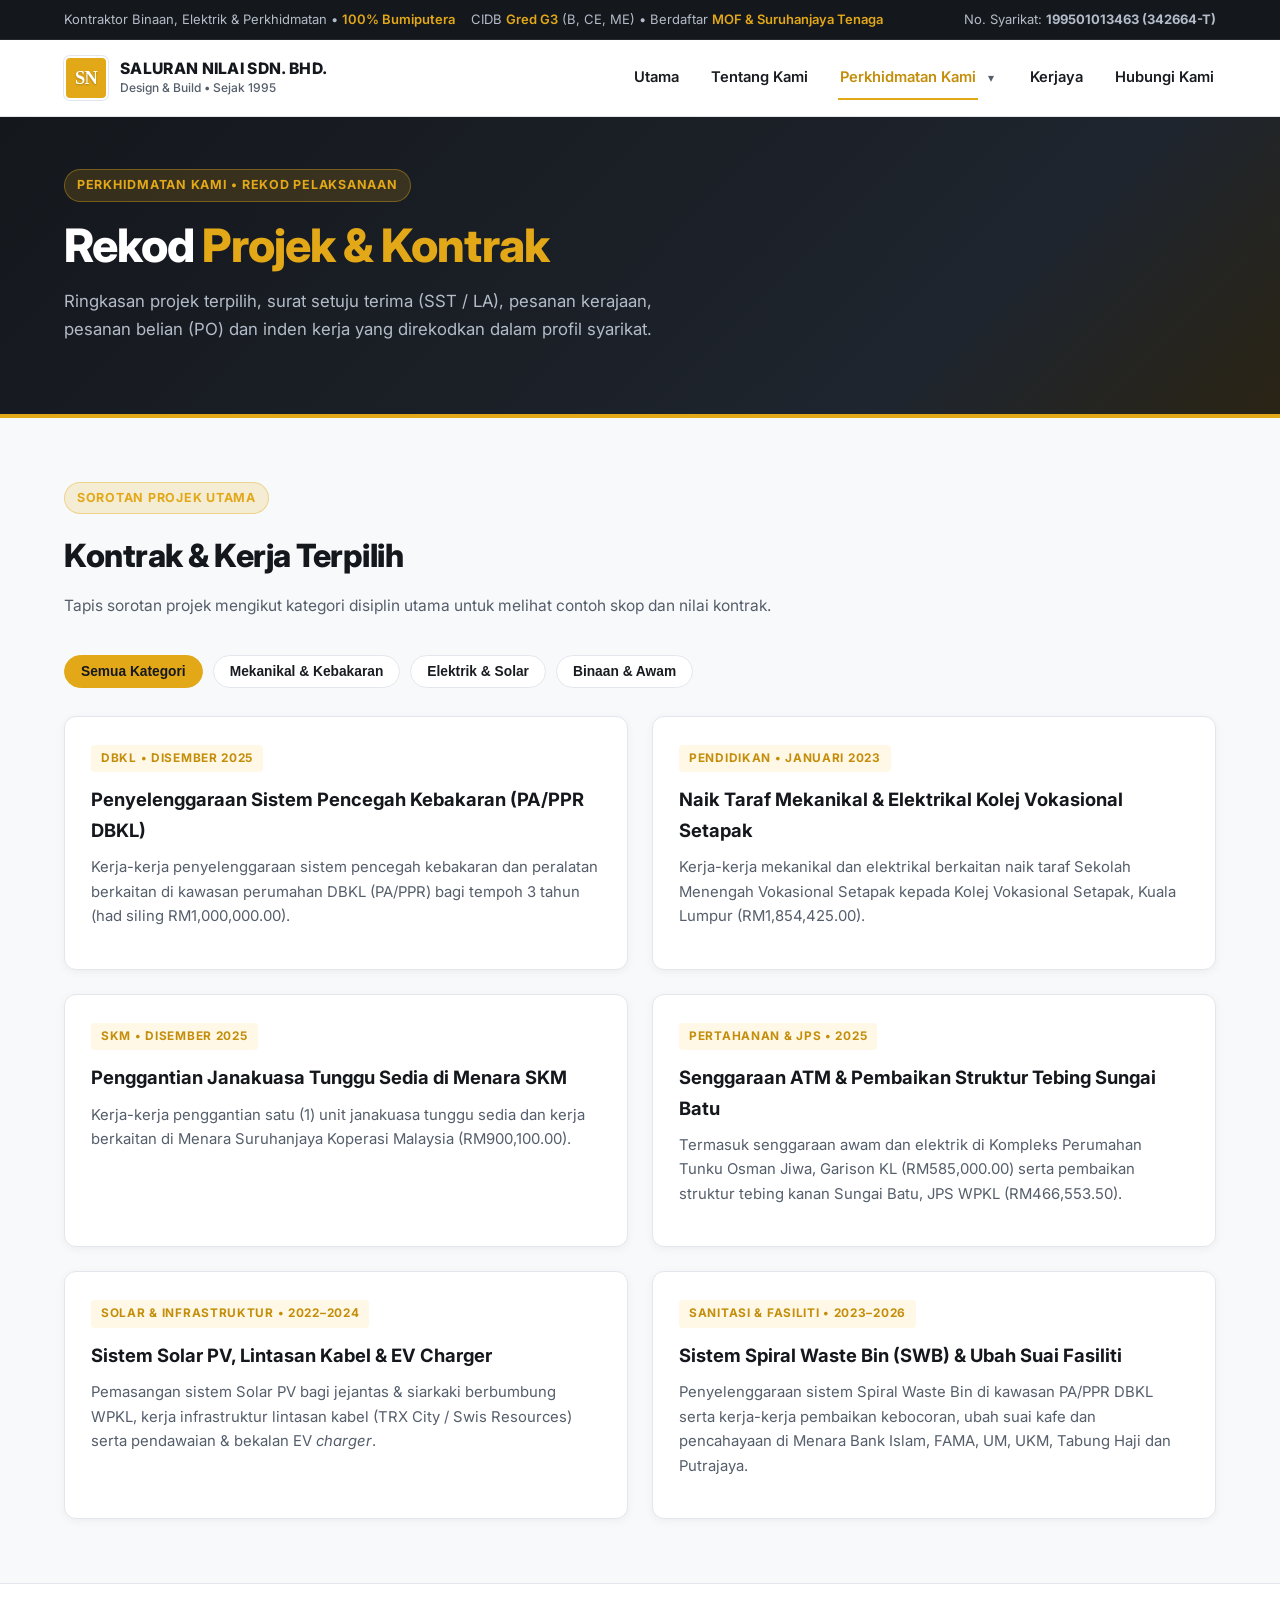
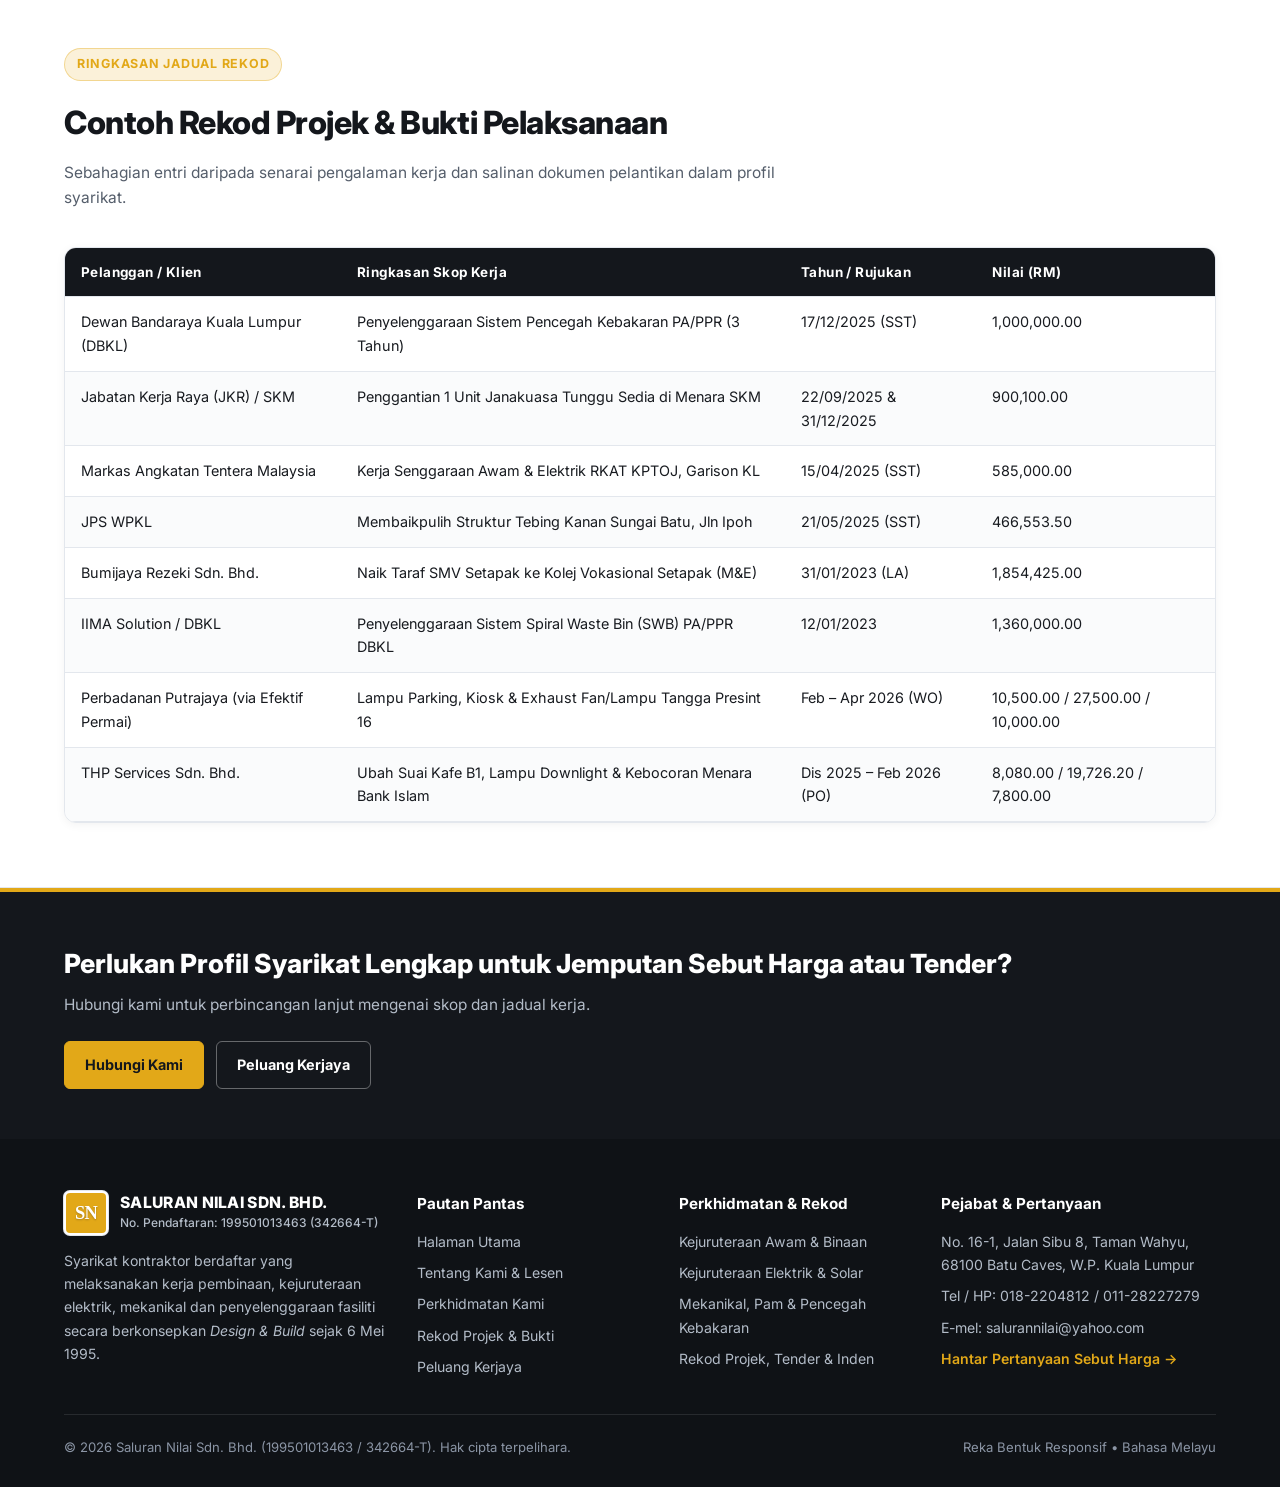
<file: demosites/saluran-nilai/projek.html>
<!DOCTYPE html>
<html lang="ms">
<head>
  <meta charset="UTF-8" />
  <meta name="viewport" content="width=device-width, initial-scale=1.0" />
  <title>Rekod Projek | Saluran Nilai Sdn. Bhd.</title>
  <link rel="preconnect" href="https://fonts.googleapis.com" />
  <link rel="preconnect" href="https://fonts.gstatic.com" crossorigin />
  <link href="https://fonts.googleapis.com/css2?family=Inter:wght@400;500;600;700;800&display=swap" rel="stylesheet" />
  <link rel="stylesheet" href="assets/style.css" />
</head>
<body>
  <div class="top-strip">
    <div class="top-strip-inner">
      <div class="top-strip-badges">
        <span>Kontraktor Binaan, Elektrik &amp; Perkhidmatan • <strong>100% Bumiputera</strong></span>
        <span>CIDB <strong>Gred G3</strong> (B, CE, ME) • Berdaftar <strong>MOF &amp; Suruhanjaya Tenaga</strong></span>
      </div>
      <div>No. Syarikat: <strong>199501013463 (342664-T)</strong></div>
    </div>
  </div>

  <header class="site-header">
    <div class="container nav-inner">
      <a href="index.html" class="brand-mark">
        <div class="sn-badge" aria-hidden="true">SN</div>
        <div class="brand-text">
          <span class="brand-name">SALURAN NILAI SDN. BHD.</span>
          <span class="brand-sub">Design &amp; Build • Sejak 1995</span>
        </div>
      </a>

      <button type="button" class="menu-toggle" aria-expanded="false" aria-label="Buka Menu Navigasi">☰ Menu</button>

      <nav aria-label="Navigasi Utama">
        <ul class="nav-links">
          <li><a href="index.html" class="">Utama</a></li>
          <li><a href="tentang-kami.html" class="">Tentang Kami</a></li>
          <li class="has-dropdown">
            <div class="dropdown-trigger-wrap">
              <a href="perkhidmatan.html" class="active">Perkhidmatan Kami</a>
              <button type="button" class="dropdown-toggle-btn" aria-expanded="false" aria-label="Buka submenu Perkhidmatan Kami">▾</button>
            </div>
            <ul class="dropdown-menu">
              <li><a href="perkhidmatan.html#binaan">Kejuruteraan Awam &amp; Binaan</a></li>
              <li><a href="perkhidmatan.html#elektrik">Kejuruteraan Elektrik &amp; Solar</a></li>
              <li><a href="perkhidmatan.html#mekanikal">Mekanikal, Pam &amp; Kebakaran</a></li>
              <li class="dropdown-divider" role="separator"></li>
              <li><a href="projek.html" class="active">Rekod Projek &amp; Kontrak</a></li>
            </ul>
          </li>
          <li><a href="kerjaya.html" class="">Kerjaya</a></li>
          <li><a href="hubungi.html" class="">Hubungi Kami</a></li>
        </ul>
      </nav>
    </div>
  </header>
  <main>
    <section class="page-hero">
      <div class="container">
        <span class="eyebrow">Perkhidmatan Kami • Rekod Pelaksanaan</span>
        <h1>Rekod <span>Projek &amp; Kontrak</span></h1>
        <p class="lead">Ringkasan projek terpilih, surat setuju terima (SST / LA), pesanan kerajaan, pesanan belian (PO) dan inden kerja yang direkodkan dalam profil syarikat.</p>
      </div>
    </section>

    <section class="section">
      <div class="container">
        <div class="section-header">
          <span class="eyebrow">Sorotan Projek Utama</span>
          <h2>Kontrak &amp; Kerja Terpilih</h2>
          <p>Tapis sorotan projek mengikut kategori disiplin utama untuk melihat contoh skop dan nilai kontrak.</p>
        </div>

        <div class="filter-bar" role="group" aria-label="Penapis Kategori Projek">
          <button type="button" class="filter-btn active" data-filter-group="proj" data-filter-target="true" data-filter-value="all">Semua Kategori</button>
          <button type="button" class="filter-btn" data-filter-group="proj" data-filter-target="true" data-filter-value="mekanikal">Mekanikal &amp; Kebakaran</button>
          <button type="button" class="filter-btn" data-filter-group="proj" data-filter-target="true" data-filter-value="elektrik">Elektrik &amp; Solar</button>
          <button type="button" class="filter-btn" data-filter-group="proj" data-filter-target="true" data-filter-value="awam">Binaan &amp; Awam</button>
        </div>

        <div class="grid-2">
          <article class="card" data-filter-item="proj" data-category="mekanikal">
            <span class="card-tag">DBKL • Disember 2025</span>
            <h3>Penyelenggaraan Sistem Pencegah Kebakaran (PA/PPR DBKL)</h3>
            <p>Kerja-kerja penyelenggaraan sistem pencegah kebakaran dan peralatan berkaitan di kawasan perumahan DBKL (PA/PPR) bagi tempoh 3 tahun (had siling RM1,000,000.00).</p>
          </article>

          <article class="card" data-filter-item="proj" data-category="elektrik,awam">
            <span class="card-tag">Pendidikan • Januari 2023</span>
            <h3>Naik Taraf Mekanikal &amp; Elektrikal Kolej Vokasional Setapak</h3>
            <p>Kerja-kerja mekanikal dan elektrikal berkaitan naik taraf Sekolah Menengah Vokasional Setapak kepada Kolej Vokasional Setapak, Kuala Lumpur (RM1,854,425.00).</p>
          </article>

          <article class="card" data-filter-item="proj" data-category="elektrik,mekanikal">
            <span class="card-tag">SKM • Disember 2025</span>
            <h3>Penggantian Janakuasa Tunggu Sedia di Menara SKM</h3>
            <p>Kerja-kerja penggantian satu (1) unit janakuasa tunggu sedia dan kerja berkaitan di Menara Suruhanjaya Koperasi Malaysia (RM900,100.00).</p>
          </article>

          <article class="card" data-filter-item="proj" data-category="awam,elektrik">
            <span class="card-tag">Pertahanan &amp; JPS • 2025</span>
            <h3>Senggaraan ATM &amp; Pembaikan Struktur Tebing Sungai Batu</h3>
            <p>Termasuk senggaraan awam dan elektrik di Kompleks Perumahan Tunku Osman Jiwa, Garison KL (RM585,000.00) serta pembaikan struktur tebing kanan Sungai Batu, JPS WPKL (RM466,553.50).</p>
          </article>

          <article class="card" data-filter-item="proj" data-category="elektrik">
            <span class="card-tag">Solar &amp; Infrastruktur • 2022–2024</span>
            <h3>Sistem Solar PV, Lintasan Kabel &amp; EV Charger</h3>
            <p>Pemasangan sistem Solar PV bagi jejantas &amp; siarkaki berbumbung WPKL, kerja infrastruktur lintasan kabel (TRX City / Swis Resources) serta pendawaian &amp; bekalan EV <em>charger</em>.</p>
          </article>

          <article class="card" data-filter-item="proj" data-category="mekanikal,awam">
            <span class="card-tag">Sanitasi &amp; Fasiliti • 2023–2026</span>
            <h3>Sistem Spiral Waste Bin (SWB) &amp; Ubah Suai Fasiliti</h3>
            <p>Penyelenggaraan sistem Spiral Waste Bin di kawasan PA/PPR DBKL serta kerja-kerja pembaikan kebocoran, ubah suai kafe dan pencahayaan di Menara Bank Islam, FAMA, UM, UKM, Tabung Haji dan Putrajaya.</p>
          </article>
        </div>
      </div>
    </section>

    <section class="section section-alt">
      <div class="container">
        <div class="section-header">
          <span class="eyebrow">Ringkasan Jadual Rekod</span>
          <h2>Contoh Rekod Projek &amp; Bukti Pelaksanaan</h2>
          <p>Sebahagian entri daripada senarai pengalaman kerja dan salinan dokumen pelantikan dalam profil syarikat.</p>
        </div>

        <div class="table-wrap">
          <table>
            <thead>
              <tr>
                <th>Pelanggan / Klien</th>
                <th>Ringkasan Skop Kerja</th>
                <th>Tahun / Rujukan</th>
                <th>Nilai (RM)</th>
              </tr>
            </thead>
            <tbody>
              <tr><td>Dewan Bandaraya Kuala Lumpur (DBKL)</td><td>Penyelenggaraan Sistem Pencegah Kebakaran PA/PPR (3 Tahun)</td><td>17/12/2025 (SST)</td><td>1,000,000.00</td></tr>
              <tr><td>Jabatan Kerja Raya (JKR) / SKM</td><td>Penggantian 1 Unit Janakuasa Tunggu Sedia di Menara SKM</td><td>22/09/2025 &amp; 31/12/2025</td><td>900,100.00</td></tr>
              <tr><td>Markas Angkatan Tentera Malaysia</td><td>Kerja Senggaraan Awam &amp; Elektrik RKAT KPTOJ, Garison KL</td><td>15/04/2025 (SST)</td><td>585,000.00</td></tr>
              <tr><td>JPS WPKL</td><td>Membaikpulih Struktur Tebing Kanan Sungai Batu, Jln Ipoh</td><td>21/05/2025 (SST)</td><td>466,553.50</td></tr>
              <tr><td>Bumijaya Rezeki Sdn. Bhd.</td><td>Naik Taraf SMV Setapak ke Kolej Vokasional Setapak (M&amp;E)</td><td>31/01/2023 (LA)</td><td>1,854,425.00</td></tr>
              <tr><td>IIMA Solution / DBKL</td><td>Penyelenggaraan Sistem Spiral Waste Bin (SWB) PA/PPR DBKL</td><td>12/01/2023</td><td>1,360,000.00</td></tr>
              <tr><td>Perbadanan Putrajaya (via Efektif Permai)</td><td>Lampu Parking, Kiosk &amp; Exhaust Fan/Lampu Tangga Presint 16</td><td>Feb – Apr 2026 (WO)</td><td>10,500.00 / 27,500.00 / 10,000.00</td></tr>
              <tr><td>THP Services Sdn. Bhd.</td><td>Ubah Suai Kafe B1, Lampu Downlight &amp; Kebocoran Menara Bank Islam</td><td>Dis 2025 – Feb 2026 (PO)</td><td>8,080.00 / 19,726.20 / 7,800.00</td></tr>
            </tbody>
          </table>
        </div>
      </div>
    </section>
  </main>

  <section class="cta-banner">
    <div class="container cta-banner-inner">
      <div>
        <h2>Perlukan Profil Syarikat Lengkap untuk Jemputan Sebut Harga atau Tender?</h2>
        <p>Hubungi kami untuk perbincangan lanjut mengenai skop dan jadual kerja.</p>
      </div>
      <div style="display: flex; gap: 12px; flex-wrap: wrap;">
        <a href="hubungi.html" class="btn btn-primary">Hubungi Kami</a>
        <a href="kerjaya.html" class="btn btn-outline-light">Peluang Kerjaya</a>
      </div>
    </div>
  </section>
  <footer class="site-footer">
    <div class="container">
      <div class="footer-grid">
        <div>
          <div class="brand-mark" style="margin-bottom: 14px;">
            <div class="sn-badge" aria-hidden="true">SN</div>
            <div class="brand-text">
              <span class="brand-name" style="color: #ffffff;">SALURAN NILAI SDN. BHD.</span>
              <span class="brand-sub" style="color: #b3bcc8;">No. Pendaftaran: 199501013463 (342664-T)</span>
            </div>
          </div>
          <p>Syarikat kontraktor berdaftar yang melaksanakan kerja pembinaan, kejuruteraan elektrik, mekanikal dan penyelenggaraan fasiliti secara berkonsepkan <em>Design &amp; Build</em> sejak 6 Mei 1995.</p>
        </div>

        <div>
          <h3>Pautan Pantas</h3>
          <ul class="footer-list">
            <li><a href="index.html">Halaman Utama</a></li>
            <li><a href="tentang-kami.html">Tentang Kami &amp; Lesen</a></li>
            <li><a href="perkhidmatan.html">Perkhidmatan Kami</a></li>
            <li><a href="projek.html">Rekod Projek &amp; Bukti</a></li>
            <li><a href="kerjaya.html">Peluang Kerjaya</a></li>
          </ul>
        </div>

        <div>
          <h3>Perkhidmatan &amp; Rekod</h3>
          <ul class="footer-list">
            <li><a href="perkhidmatan.html#binaan">Kejuruteraan Awam &amp; Binaan</a></li>
            <li><a href="perkhidmatan.html#elektrik">Kejuruteraan Elektrik &amp; Solar</a></li>
            <li><a href="perkhidmatan.html#mekanikal">Mekanikal, Pam &amp; Pencegah Kebakaran</a></li>
            <li><a href="projek.html">Rekod Projek, Tender &amp; Inden</a></li>
          </ul>
        </div>

        <div>
          <h3>Pejabat &amp; Pertanyaan</h3>
          <ul class="footer-list">
            <li>No. 16-1, Jalan Sibu 8, Taman Wahyu, 68100 Batu Caves, W.P. Kuala Lumpur</li>
            <li>Tel / HP: 018-2204812 / 011-28227279</li>
            <li>E-mel: salurannilai@yahoo.com</li>
            <li><a href="hubungi.html" style="color: var(--brand-amber); font-weight: 600;">Hantar Pertanyaan Sebut Harga →</a></li>
          </ul>
        </div>
      </div>

      <div class="footer-bottom">
        <span>© 2026 Saluran Nilai Sdn. Bhd. (199501013463 / 342664-T). Hak cipta terpelihara.</span>
        <span>Reka Bentuk Responsif • Bahasa Melayu</span>
      </div>
    </div>
  </footer>

  <script src="assets/main.js"></script>
</body>
</html>
</file>
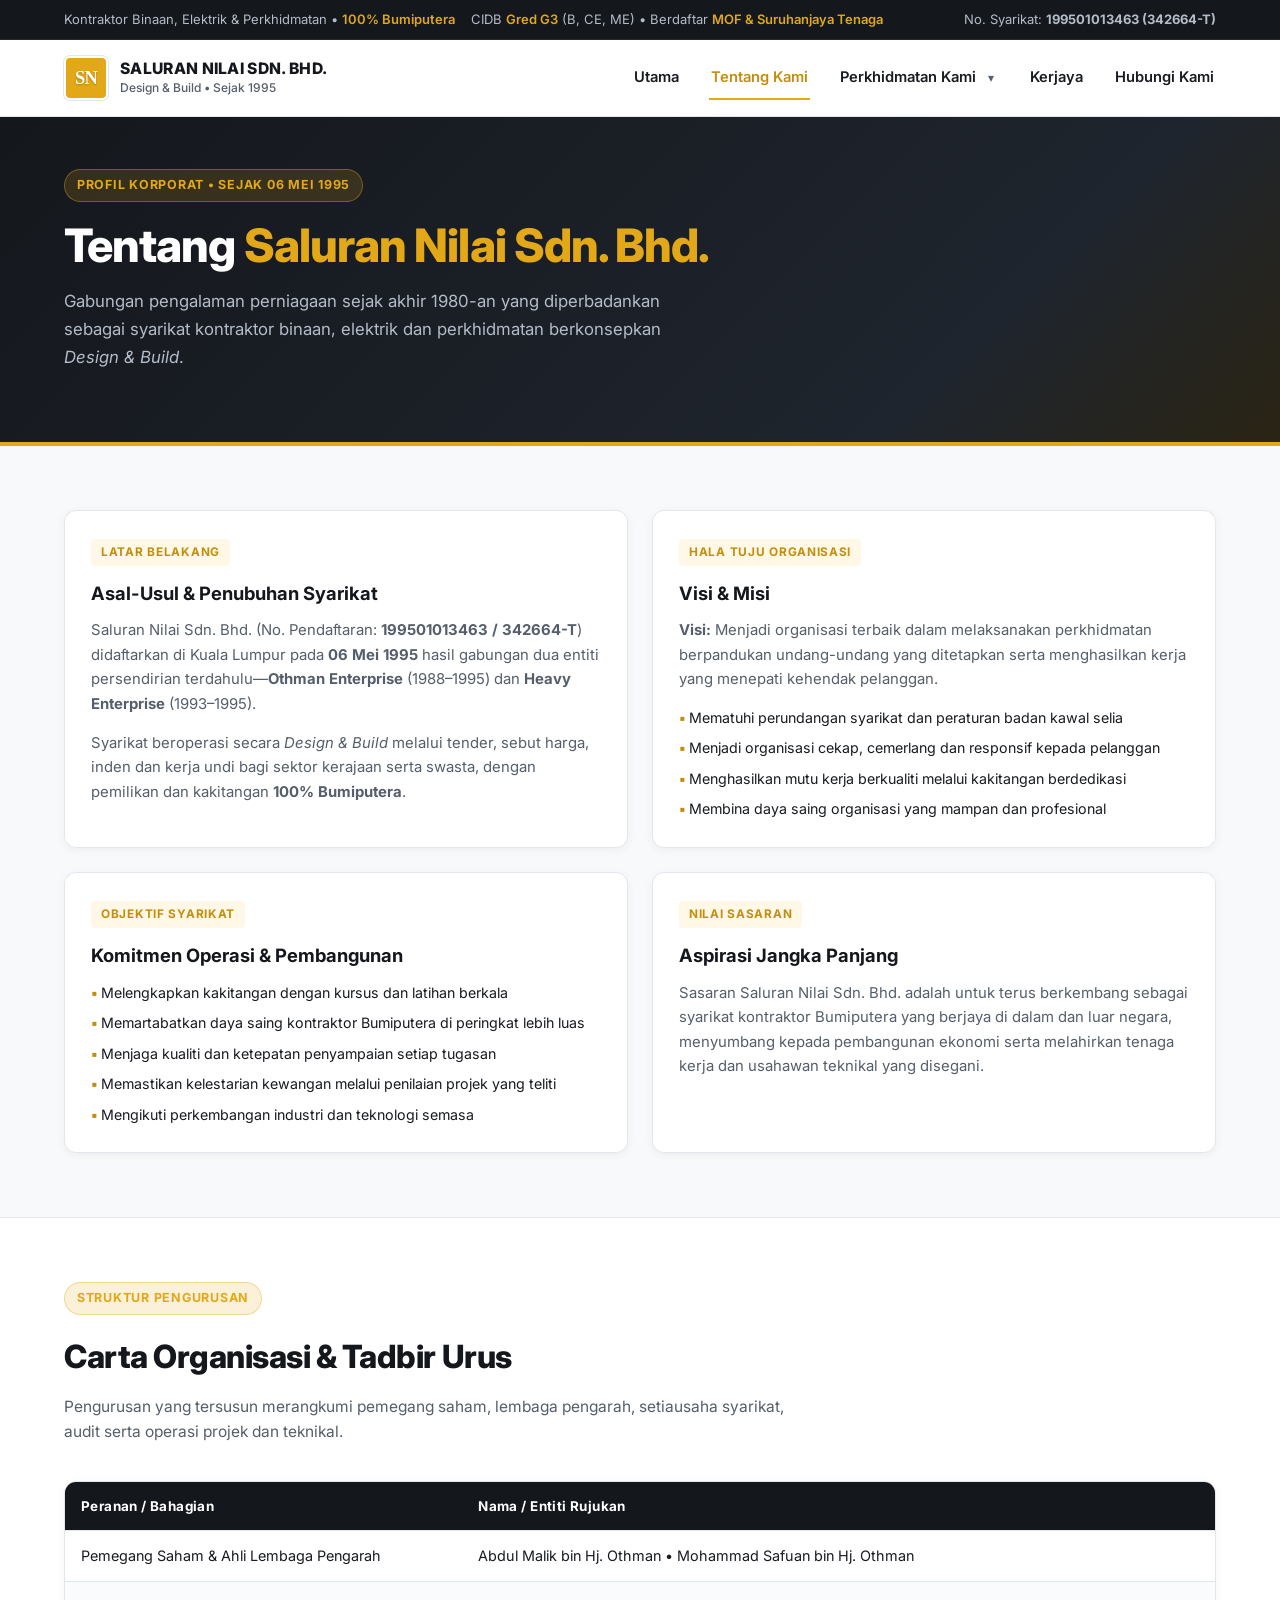
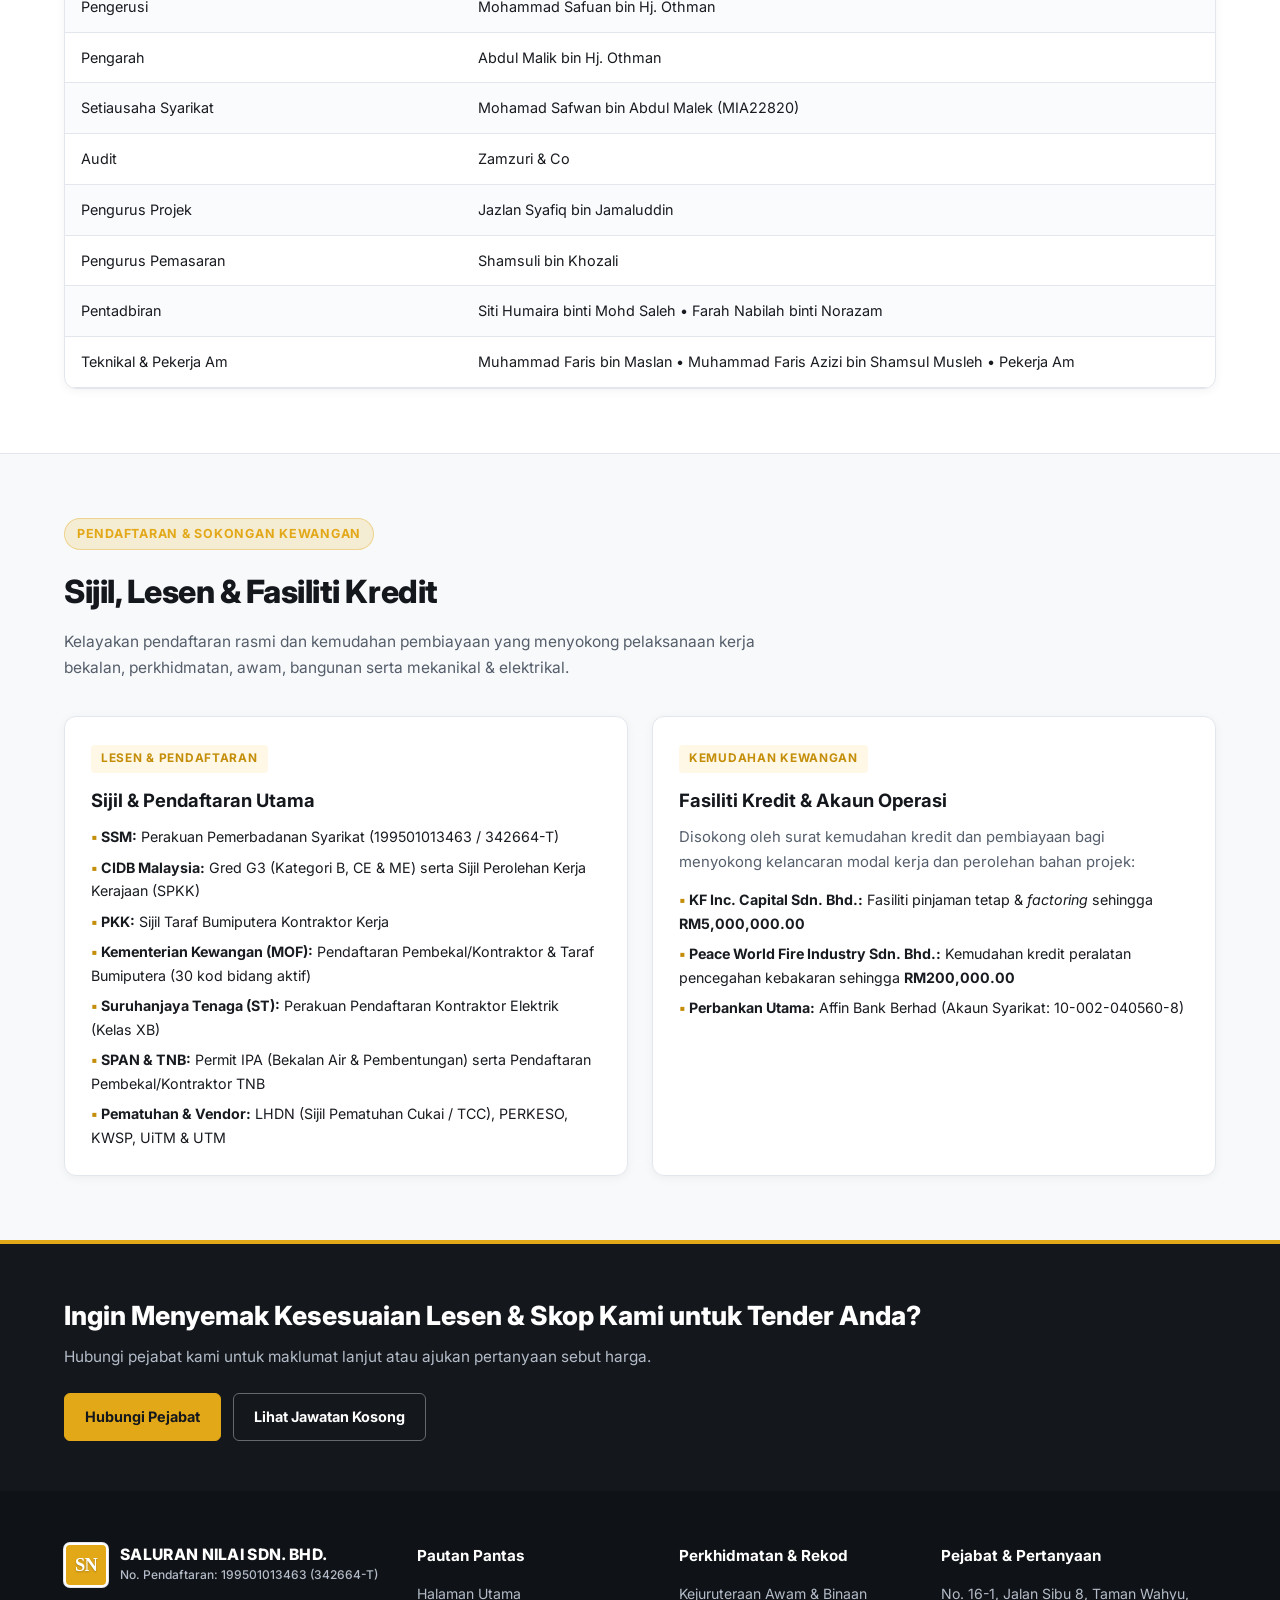
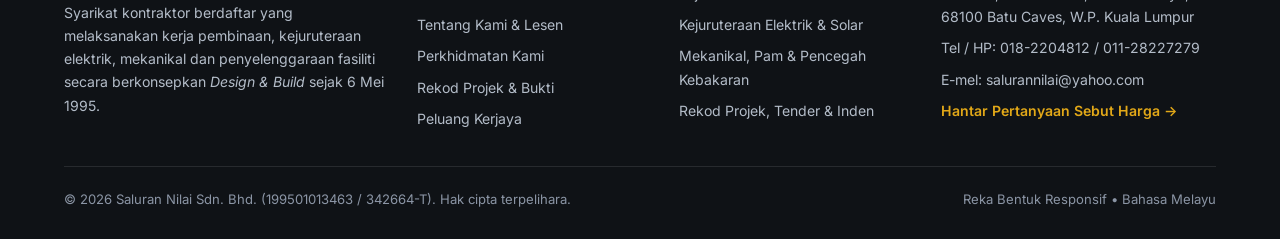
<file: demosites/saluran-nilai/tentang-kami.html>
<!DOCTYPE html>
<html lang="ms">
<head>
  <meta charset="UTF-8" />
  <meta name="viewport" content="width=device-width, initial-scale=1.0" />
  <title>Tentang Kami | Saluran Nilai Sdn. Bhd.</title>
  <link rel="preconnect" href="https://fonts.googleapis.com" />
  <link rel="preconnect" href="https://fonts.gstatic.com" crossorigin />
  <link href="https://fonts.googleapis.com/css2?family=Inter:wght@400;500;600;700;800&display=swap" rel="stylesheet" />
  <link rel="stylesheet" href="assets/style.css" />
</head>
<body>
  <div class="top-strip">
    <div class="top-strip-inner">
      <div class="top-strip-badges">
        <span>Kontraktor Binaan, Elektrik &amp; Perkhidmatan • <strong>100% Bumiputera</strong></span>
        <span>CIDB <strong>Gred G3</strong> (B, CE, ME) • Berdaftar <strong>MOF &amp; Suruhanjaya Tenaga</strong></span>
      </div>
      <div>No. Syarikat: <strong>199501013463 (342664-T)</strong></div>
    </div>
  </div>

  <header class="site-header">
    <div class="container nav-inner">
      <a href="index.html" class="brand-mark">
        <div class="sn-badge" aria-hidden="true">SN</div>
        <div class="brand-text">
          <span class="brand-name">SALURAN NILAI SDN. BHD.</span>
          <span class="brand-sub">Design &amp; Build • Sejak 1995</span>
        </div>
      </a>

      <button type="button" class="menu-toggle" aria-expanded="false" aria-label="Buka Menu Navigasi">☰ Menu</button>

      <nav aria-label="Navigasi Utama">
        <ul class="nav-links">
          <li><a href="index.html" class="">Utama</a></li>
          <li><a href="tentang-kami.html" class="active">Tentang Kami</a></li>
          <li class="has-dropdown">
            <div class="dropdown-trigger-wrap">
              <a href="perkhidmatan.html" class="">Perkhidmatan Kami</a>
              <button type="button" class="dropdown-toggle-btn" aria-expanded="false" aria-label="Buka submenu Perkhidmatan Kami">▾</button>
            </div>
            <ul class="dropdown-menu">
              <li><a href="perkhidmatan.html#binaan">Kejuruteraan Awam &amp; Binaan</a></li>
              <li><a href="perkhidmatan.html#elektrik">Kejuruteraan Elektrik &amp; Solar</a></li>
              <li><a href="perkhidmatan.html#mekanikal">Mekanikal, Pam &amp; Kebakaran</a></li>
              <li class="dropdown-divider" role="separator"></li>
              <li><a href="projek.html" class="">Rekod Projek &amp; Kontrak</a></li>
            </ul>
          </li>
          <li><a href="kerjaya.html" class="">Kerjaya</a></li>
          <li><a href="hubungi.html" class="">Hubungi Kami</a></li>
        </ul>
      </nav>
    </div>
  </header>
  <main>
    <section class="page-hero">
      <div class="container">
        <span class="eyebrow">Profil Korporat • Sejak 06 Mei 1995</span>
        <h1>Tentang <span>Saluran Nilai Sdn. Bhd.</span></h1>
        <p class="lead">Gabungan pengalaman perniagaan sejak akhir 1980-an yang diperbadankan sebagai syarikat kontraktor binaan, elektrik dan perkhidmatan berkonsepkan <em>Design &amp; Build</em>.</p>
      </div>
    </section>

    <section class="section">
      <div class="container">
        <div class="grid-2">
          <article class="card">
            <span class="card-tag">Latar Belakang</span>
            <h3>Asal-Usul &amp; Penubuhan Syarikat</h3>
            <p>Saluran Nilai Sdn. Bhd. (No. Pendaftaran: <strong>199501013463 / 342664-T</strong>) didaftarkan di Kuala Lumpur pada <strong>06 Mei 1995</strong> hasil gabungan dua entiti persendirian terdahulu—<strong>Othman Enterprise</strong> (1988–1995) dan <strong>Heavy Enterprise</strong> (1993–1995).</p>
            <p style="margin-bottom: 0;">Syarikat beroperasi secara <em>Design &amp; Build</em> melalui tender, sebut harga, inden dan kerja undi bagi sektor kerajaan serta swasta, dengan pemilikan dan kakitangan <strong>100% Bumiputera</strong>.</p>
          </article>

          <article class="card">
            <span class="card-tag">Hala Tuju Organisasi</span>
            <h3>Visi &amp; Misi</h3>
            <p><strong>Visi:</strong> Menjadi organisasi terbaik dalam melaksanakan perkhidmatan berpandukan undang-undang yang ditetapkan serta menghasilkan kerja yang menepati kehendak pelanggan.</p>
            <ul class="feature-list">
              <li>Mematuhi perundangan syarikat dan peraturan badan kawal selia</li>
              <li>Menjadi organisasi cekap, cemerlang dan responsif kepada pelanggan</li>
              <li>Menghasilkan mutu kerja berkualiti melalui kakitangan berdedikasi</li>
              <li>Membina daya saing organisasi yang mampan dan profesional</li>
            </ul>
          </article>
        </div>

        <div class="grid-2" style="margin-top: 24px;">
          <article class="card">
            <span class="card-tag">Objektif Syarikat</span>
            <h3>Komitmen Operasi &amp; Pembangunan</h3>
            <ul class="feature-list">
              <li>Melengkapkan kakitangan dengan kursus dan latihan berkala</li>
              <li>Memartabatkan daya saing kontraktor Bumiputera di peringkat lebih luas</li>
              <li>Menjaga kualiti dan ketepatan penyampaian setiap tugasan</li>
              <li>Memastikan kelestarian kewangan melalui penilaian projek yang teliti</li>
              <li>Mengikuti perkembangan industri dan teknologi semasa</li>
            </ul>
          </article>

          <article class="card">
            <span class="card-tag">Nilai Sasaran</span>
            <h3>Aspirasi Jangka Panjang</h3>
            <p style="margin-bottom: 0;">Sasaran Saluran Nilai Sdn. Bhd. adalah untuk terus berkembang sebagai syarikat kontraktor Bumiputera yang berjaya di dalam dan luar negara, menyumbang kepada pembangunan ekonomi serta melahirkan tenaga kerja dan usahawan teknikal yang disegani.</p>
          </article>
        </div>
      </div>
    </section>

    <section class="section section-alt">
      <div class="container">
        <div class="section-header">
          <span class="eyebrow">Struktur Pengurusan</span>
          <h2>Carta Organisasi &amp; Tadbir Urus</h2>
          <p>Pengurusan yang tersusun merangkumi pemegang saham, lembaga pengarah, setiausaha syarikat, audit serta operasi projek dan teknikal.</p>
        </div>

        <div class="table-wrap">
          <table>
            <thead>
              <tr>
                <th>Peranan / Bahagian</th>
                <th>Nama / Entiti Rujukan</th>
              </tr>
            </thead>
            <tbody>
              <tr><td>Pemegang Saham &amp; Ahli Lembaga Pengarah</td><td>Abdul Malik bin Hj. Othman • Mohammad Safuan bin Hj. Othman</td></tr>
              <tr><td>Pengerusi</td><td>Mohammad Safuan bin Hj. Othman</td></tr>
              <tr><td>Pengarah</td><td>Abdul Malik bin Hj. Othman</td></tr>
              <tr><td>Setiausaha Syarikat</td><td>Mohamad Safwan bin Abdul Malek (MIA22820)</td></tr>
              <tr><td>Audit</td><td>Zamzuri &amp; Co</td></tr>
              <tr><td>Pengurus Projek</td><td>Jazlan Syafiq bin Jamaluddin</td></tr>
              <tr><td>Pengurus Pemasaran</td><td>Shamsuli bin Khozali</td></tr>
              <tr><td>Pentadbiran</td><td>Siti Humaira binti Mohd Saleh • Farah Nabilah binti Norazam</td></tr>
              <tr><td>Teknikal &amp; Pekerja Am</td><td>Muhammad Faris bin Maslan • Muhammad Faris Azizi bin Shamsul Musleh • Pekerja Am</td></tr>
            </tbody>
          </table>
        </div>
      </div>
    </section>

    <section class="section">
      <div class="container">
        <div class="section-header">
          <span class="eyebrow">Pendaftaran &amp; Sokongan Kewangan</span>
          <h2>Sijil, Lesen &amp; Fasiliti Kredit</h2>
          <p>Kelayakan pendaftaran rasmi dan kemudahan pembiayaan yang menyokong pelaksanaan kerja bekalan, perkhidmatan, awam, bangunan serta mekanikal &amp; elektrikal.</p>
        </div>

        <div class="grid-2">
          <article class="card">
            <span class="card-tag">Lesen &amp; Pendaftaran</span>
            <h3>Sijil &amp; Pendaftaran Utama</h3>
            <ul class="feature-list">
              <li><strong>SSM:</strong> Perakuan Pemerbadanan Syarikat (199501013463 / 342664-T)</li>
              <li><strong>CIDB Malaysia:</strong> Gred G3 (Kategori B, CE &amp; ME) serta Sijil Perolehan Kerja Kerajaan (SPKK)</li>
              <li><strong>PKK:</strong> Sijil Taraf Bumiputera Kontraktor Kerja</li>
              <li><strong>Kementerian Kewangan (MOF):</strong> Pendaftaran Pembekal/Kontraktor &amp; Taraf Bumiputera (30 kod bidang aktif)</li>
              <li><strong>Suruhanjaya Tenaga (ST):</strong> Perakuan Pendaftaran Kontraktor Elektrik (Kelas XB)</li>
              <li><strong>SPAN &amp; TNB:</strong> Permit IPA (Bekalan Air &amp; Pembentungan) serta Pendaftaran Pembekal/Kontraktor TNB</li>
              <li><strong>Pematuhan &amp; Vendor:</strong> LHDN (Sijil Pematuhan Cukai / TCC), PERKESO, KWSP, UiTM &amp; UTM</li>
            </ul>
          </article>

          <article class="card">
            <span class="card-tag">Kemudahan Kewangan</span>
            <h3>Fasiliti Kredit &amp; Akaun Operasi</h3>
            <p>Disokong oleh surat kemudahan kredit dan pembiayaan bagi menyokong kelancaran modal kerja dan perolehan bahan projek:</p>
            <ul class="feature-list">
              <li><strong>KF Inc. Capital Sdn. Bhd.:</strong> Fasiliti pinjaman tetap &amp; <em>factoring</em> sehingga <strong>RM5,000,000.00</strong></li>
              <li><strong>Peace World Fire Industry Sdn. Bhd.:</strong> Kemudahan kredit peralatan pencegahan kebakaran sehingga <strong>RM200,000.00</strong></li>
              <li><strong>Perbankan Utama:</strong> Affin Bank Berhad (Akaun Syarikat: 10-002-040560-8)</li>
            </ul>
          </article>
        </div>
      </div>
    </section>
  </main>

  <section class="cta-banner">
    <div class="container cta-banner-inner">
      <div>
        <h2>Ingin Menyemak Kesesuaian Lesen &amp; Skop Kami untuk Tender Anda?</h2>
        <p>Hubungi pejabat kami untuk maklumat lanjut atau ajukan pertanyaan sebut harga.</p>
      </div>
      <div style="display: flex; gap: 12px; flex-wrap: wrap;">
        <a href="hubungi.html" class="btn btn-primary">Hubungi Pejabat</a>
        <a href="kerjaya.html" class="btn btn-outline-light">Lihat Jawatan Kosong</a>
      </div>
    </div>
  </section>
  <footer class="site-footer">
    <div class="container">
      <div class="footer-grid">
        <div>
          <div class="brand-mark" style="margin-bottom: 14px;">
            <div class="sn-badge" aria-hidden="true">SN</div>
            <div class="brand-text">
              <span class="brand-name" style="color: #ffffff;">SALURAN NILAI SDN. BHD.</span>
              <span class="brand-sub" style="color: #b3bcc8;">No. Pendaftaran: 199501013463 (342664-T)</span>
            </div>
          </div>
          <p>Syarikat kontraktor berdaftar yang melaksanakan kerja pembinaan, kejuruteraan elektrik, mekanikal dan penyelenggaraan fasiliti secara berkonsepkan <em>Design &amp; Build</em> sejak 6 Mei 1995.</p>
        </div>

        <div>
          <h3>Pautan Pantas</h3>
          <ul class="footer-list">
            <li><a href="index.html">Halaman Utama</a></li>
            <li><a href="tentang-kami.html">Tentang Kami &amp; Lesen</a></li>
            <li><a href="perkhidmatan.html">Perkhidmatan Kami</a></li>
            <li><a href="projek.html">Rekod Projek &amp; Bukti</a></li>
            <li><a href="kerjaya.html">Peluang Kerjaya</a></li>
          </ul>
        </div>

        <div>
          <h3>Perkhidmatan &amp; Rekod</h3>
          <ul class="footer-list">
            <li><a href="perkhidmatan.html#binaan">Kejuruteraan Awam &amp; Binaan</a></li>
            <li><a href="perkhidmatan.html#elektrik">Kejuruteraan Elektrik &amp; Solar</a></li>
            <li><a href="perkhidmatan.html#mekanikal">Mekanikal, Pam &amp; Pencegah Kebakaran</a></li>
            <li><a href="projek.html">Rekod Projek, Tender &amp; Inden</a></li>
          </ul>
        </div>

        <div>
          <h3>Pejabat &amp; Pertanyaan</h3>
          <ul class="footer-list">
            <li>No. 16-1, Jalan Sibu 8, Taman Wahyu, 68100 Batu Caves, W.P. Kuala Lumpur</li>
            <li>Tel / HP: 018-2204812 / 011-28227279</li>
            <li>E-mel: salurannilai@yahoo.com</li>
            <li><a href="hubungi.html" style="color: var(--brand-amber); font-weight: 600;">Hantar Pertanyaan Sebut Harga →</a></li>
          </ul>
        </div>
      </div>

      <div class="footer-bottom">
        <span>© 2026 Saluran Nilai Sdn. Bhd. (199501013463 / 342664-T). Hak cipta terpelihara.</span>
        <span>Reka Bentuk Responsif • Bahasa Melayu</span>
      </div>
    </div>
  </footer>

  <script src="assets/main.js"></script>
</body>
</html>
</file>
<file: demosites/saluran-nilai/assets/style.css>
:root {
  --bg-page: #f8f9fa;
  --bg-surface: #ffffff;
  --bg-dark: #14171c;
  --bg-dark-elevated: #1e232b;
  --brand-amber: #e2a818;
  --brand-amber-deep: #c48e0b;
  --brand-amber-soft: #fff8e6;
  --text-main: #181b20;
  --text-muted: #555e6b;
  --text-light: #f3f5f8;
  --text-light-muted: #b3bcc8;
  --border-subtle: #e3e7ed;
  --radius-sm: 6px;
  --radius-md: 12px;
  --radius-lg: 18px;
  --shadow-sm: 0 2px 10px rgba(20, 23, 28, 0.05);
  --shadow-md: 0 10px 28px rgba(20, 23, 28, 0.08);
  --shadow-lg: 0 16px 36px rgba(20, 23, 28, 0.14);
}

*, *::before, *::after {
  box-sizing: border-box;
  margin: 0;
  padding: 0;
}

html {
  scroll-behavior: smooth;
}

body {
  font-family: 'Inter', -apple-system, BlinkMacSystemFont, 'Segoe UI', Roboto, sans-serif;
  background-color: var(--bg-page);
  color: var(--text-main);
  line-height: 1.65;
  -webkit-font-smoothing: antialiased;
  overflow-x: hidden;
}

a {
  color: inherit;
  text-decoration: none;
}

img {
  max-width: 100%;
  display: block;
}

.container {
  width: 100%;
  max-width: 1200px;
  margin: 0 auto;
  padding: 0 24px;
}

/* Top Compliance Strip */
.top-strip {
  background-color: var(--bg-dark);
  color: var(--text-light-muted);
  font-size: 0.8125rem;
  border-bottom: 1px solid rgba(255, 255, 255, 0.08);
}

.top-strip-inner {
  display: flex;
  flex-wrap: wrap;
  justify-content: space-between;
  align-items: center;
  gap: 8px 16px;
  padding: 9px 24px;
  max-width: 1200px;
  margin: 0 auto;
}

.top-strip-badges {
  display: flex;
  flex-wrap: wrap;
  gap: 6px 16px;
  align-items: center;
}

.top-strip span strong {
  color: var(--brand-amber);
  font-weight: 600;
}

/* Navbar */
.site-header {
  position: sticky;
  top: 0;
  z-index: 100;
  background-color: rgba(255, 255, 255, 0.98);
  backdrop-filter: blur(10px);
  border-bottom: 1px solid var(--border-subtle);
}

.nav-inner {
  display: flex;
  align-items: center;
  justify-content: space-between;
  min-height: 76px;
  gap: 24px;
  position: relative;
}

.brand-mark {
  display: flex;
  align-items: center;
  gap: 12px;
  flex-shrink: 0;
}

.sn-badge {
  width: 44px;
  height: 44px;
  background-color: var(--brand-amber);
  border: 2px solid #ffffff;
  box-shadow: 0 0 0 1px var(--border-subtle);
  display: flex;
  align-items: center;
  justify-content: center;
  border-radius: 6px;
  font-family: Georgia, 'Times New Roman', serif;
  font-weight: 700;
  font-size: 1.15rem;
  letter-spacing: -0.04em;
  color: #ffffff;
  text-shadow: 0 1px 2px rgba(20, 23, 28, 0.28);
  flex-shrink: 0;
}

.brand-text {
  display: flex;
  flex-direction: column;
}

.brand-name {
  font-weight: 800;
  font-size: 0.98rem;
  letter-spacing: 0.02em;
  color: var(--bg-dark);
  line-height: 1.25;
}

.brand-sub {
  font-size: 0.75rem;
  color: var(--text-muted);
  font-weight: 500;
}

.nav-links {
  display: flex;
  align-items: center;
  gap: 28px;
  list-style: none;
}

.nav-links > li {
  position: relative;
}

.nav-links a {
  font-size: 0.92rem;
  font-weight: 600;
  color: var(--text-main);
  padding: 8px 2px;
  border-bottom: 2px solid transparent;
  transition: color 0.2s ease, border-color 0.2s ease;
  display: inline-flex;
  align-items: center;
  gap: 6px;
}

.nav-links a:hover,
.nav-links a.active {
  color: var(--brand-amber-deep);
  border-bottom-color: var(--brand-amber);
}

/* Dropdown under Perkhidmatan */
.has-dropdown {
  position: relative;
}

.dropdown-trigger-wrap {
  display: inline-flex;
  align-items: center;
  gap: 4px;
}

.dropdown-toggle-btn {
  background: none;
  border: none;
  cursor: pointer;
  color: var(--text-muted);
  padding: 4px 6px;
  font-size: 0.75rem;
  display: inline-flex;
  align-items: center;
  justify-content: center;
  border-radius: 4px;
  transition: transform 0.2s ease, color 0.2s ease;
}

.dropdown-toggle-btn:hover {
  color: var(--brand-amber-deep);
}

.has-dropdown.open .dropdown-toggle-btn {
  transform: rotate(180deg);
}

.dropdown-menu {
  position: absolute;
  top: calc(100% + 10px);
  left: 0;
  min-width: 245px;
  background-color: var(--bg-surface);
  border: 1px solid var(--border-subtle);
  border-top: 3px solid var(--brand-amber);
  border-radius: var(--radius-sm);
  box-shadow: var(--shadow-lg);
  list-style: none;
  padding: 8px 0;
  opacity: 0;
  visibility: hidden;
  transform: translateY(8px);
  transition: opacity 0.2s ease, transform 0.2s ease, visibility 0.2s ease;
  z-index: 120;
}

@media (min-width: 961px) {
  .has-dropdown:hover .dropdown-menu,
  .has-dropdown:focus-within .dropdown-menu {
    opacity: 1;
    visibility: visible;
    transform: translateY(0);
  }
}

.has-dropdown.open .dropdown-menu {
  opacity: 1;
  visibility: visible;
  transform: translateY(0);
}

.dropdown-menu li a {
  display: block;
  padding: 10px 18px;
  font-size: 0.88rem;
  font-weight: 600;
  color: var(--text-main);
  border-bottom: none;
}

.dropdown-menu li a:hover,
.dropdown-menu li a.active {
  background-color: var(--brand-amber-soft);
  color: var(--brand-amber-deep);
  border-bottom: none;
}

.dropdown-divider {
  height: 1px;
  background-color: var(--border-subtle);
  margin: 6px 0;
}

/* Buttons */
.btn {
  display: inline-flex;
  align-items: center;
  justify-content: center;
  gap: 8px;
  font-weight: 700;
  font-size: 0.9rem;
  padding: 11px 20px;
  border-radius: var(--radius-sm);
  border: 1.5px solid transparent;
  cursor: pointer;
  transition: all 0.2s ease;
}

.btn-primary {
  background-color: var(--brand-amber);
  color: var(--bg-dark);
  border-color: var(--brand-amber);
}

.btn-primary:hover {
  background-color: var(--brand-amber-deep);
  border-color: var(--brand-amber-deep);
  color: #ffffff;
}

.btn-dark {
  background-color: var(--bg-dark);
  color: #ffffff;
  border-color: var(--bg-dark);
}

.btn-dark:hover {
  background-color: #262c36;
  border-color: #262c36;
}

.btn-outline-light {
  background-color: transparent;
  color: #ffffff;
  border-color: rgba(255, 255, 255, 0.35);
}

.btn-outline-light:hover {
  border-color: var(--brand-amber);
  color: var(--brand-amber);
}

.btn-outline-dark {
  background-color: transparent;
  color: var(--bg-dark);
  border-color: var(--border-subtle);
}

.btn-outline-dark:hover {
  border-color: var(--bg-dark);
  background-color: var(--bg-surface);
}

.menu-toggle {
  display: none;
  align-items: center;
  gap: 8px;
  background: var(--bg-surface);
  border: 1.5px solid var(--border-subtle);
  border-radius: var(--radius-sm);
  padding: 9px 14px;
  font-size: 0.88rem;
  font-weight: 700;
  color: var(--bg-dark);
  cursor: pointer;
}

.menu-toggle:hover {
  border-color: var(--brand-amber);
}

/* Hero & Page Headers */
.hero-section {
  background: linear-gradient(135deg, #14171c 0%, #1d222b 62%, #282316 100%);
  color: #ffffff;
  padding: 72px 0 64px;
  border-bottom: 4px solid var(--brand-amber);
}

.page-hero {
  background: linear-gradient(135deg, #14171c 0%, #1f252e 75%, #2a2414 100%);
  color: #ffffff;
  padding: 52px 0 44px;
  border-bottom: 4px solid var(--brand-amber);
}

.eyebrow {
  display: inline-block;
  background-color: rgba(226, 168, 24, 0.16);
  color: var(--brand-amber);
  border: 1px solid rgba(226, 168, 24, 0.38);
  font-size: 0.78rem;
  font-weight: 700;
  letter-spacing: 0.06em;
  text-transform: uppercase;
  padding: 5px 12px;
  border-radius: 999px;
  margin-bottom: 16px;
}

.hero-grid {
  display: grid;
  grid-template-columns: 1.35fr 0.9fr;
  gap: 36px;
  align-items: center;
}

.hero-section h1,
.page-hero h1 {
  font-size: clamp(1.85rem, 3.6vw, 2.9rem);
  line-height: 1.18;
  font-weight: 800;
  letter-spacing: -0.02em;
  margin-bottom: 16px;
}

.hero-section h1 span,
.page-hero h1 span {
  color: var(--brand-amber);
}

.hero-lead,
.page-hero p.lead {
  font-size: clamp(0.96rem, 1.4vw, 1.05rem);
  color: var(--text-light-muted);
  max-width: 640px;
  margin-bottom: 26px;
}

.hero-actions {
  display: flex;
  flex-wrap: wrap;
  gap: 12px;
}

.hero-card {
  background-color: var(--bg-dark-elevated);
  border: 1px solid rgba(255, 255, 255, 0.12);
  border-top: 3px solid var(--brand-amber);
  border-radius: var(--radius-md);
  padding: 24px;
}

.hero-card h2 {
  font-size: 1.05rem;
  font-weight: 700;
  margin-bottom: 14px;
  color: #ffffff;
}

.hero-stat-list {
  list-style: none;
  display: grid;
  gap: 12px;
}

.hero-stat-list li {
  display: flex;
  justify-content: space-between;
  align-items: baseline;
  gap: 12px;
  border-bottom: 1px dashed rgba(255, 255, 255, 0.12);
  padding-bottom: 9px;
  font-size: 0.88rem;
}

.hero-stat-list li:last-child {
  border-bottom: none;
  padding-bottom: 0;
}

.hero-stat-list .label {
  color: var(--text-light-muted);
}

.hero-stat-list .val {
  color: var(--brand-amber);
  font-weight: 700;
  text-align: right;
}

/* Sections */
.section {
  padding: 64px 0;
}

.section-alt {
  background-color: var(--bg-surface);
  border-top: 1px solid var(--border-subtle);
  border-bottom: 1px solid var(--border-subtle);
}

.section-header {
  max-width: 720px;
  margin-bottom: 36px;
}

.section-header h2 {
  font-size: clamp(1.45rem, 2.5vw, 2.05rem);
  font-weight: 800;
  color: var(--bg-dark);
  letter-spacing: -0.015em;
  margin-bottom: 10px;
}

.section-header p {
  color: var(--text-muted);
  font-size: 0.97rem;
}

/* Grids & Cards */
.grid-3 {
  display: grid;
  grid-template-columns: repeat(3, 1fr);
  gap: 24px;
}

.grid-2 {
  display: grid;
  grid-template-columns: repeat(2, 1fr);
  gap: 24px;
}

.card {
  background-color: var(--bg-surface);
  border: 1px solid var(--border-subtle);
  border-radius: var(--radius-md);
  padding: 26px;
  box-shadow: var(--shadow-sm);
  transition: transform 0.2s ease, box-shadow 0.2s ease, border-color 0.2s ease;
}

.section-alt .card {
  background-color: var(--bg-page);
}

.card:hover {
  transform: translateY(-3px);
  box-shadow: var(--shadow-md);
  border-color: rgba(226, 168, 24, 0.55);
}

.card-tag {
  display: inline-block;
  font-size: 0.74rem;
  font-weight: 700;
  text-transform: uppercase;
  letter-spacing: 0.06em;
  color: var(--brand-amber-deep);
  background-color: var(--brand-amber-soft);
  padding: 4px 10px;
  border-radius: 4px;
  margin-bottom: 12px;
}

.card h3 {
  font-size: 1.15rem;
  font-weight: 700;
  color: var(--bg-dark);
  margin-bottom: 10px;
}

.card p {
  color: var(--text-muted);
  font-size: 0.93rem;
  margin-bottom: 14px;
}

.feature-list {
  list-style: none;
  display: grid;
  gap: 7px;
  font-size: 0.89rem;
  color: var(--text-main);
}

.feature-list li::before {
  content: "▪ ";
  color: var(--brand-amber-deep);
  font-weight: 700;
}

/* Metrics Strip */
.metrics-grid {
  display: grid;
  grid-template-columns: repeat(4, 1fr);
  gap: 20px;
}

.metric-box {
  background-color: var(--bg-surface);
  border: 1px solid var(--border-subtle);
  border-left: 4px solid var(--brand-amber);
  border-radius: var(--radius-sm);
  padding: 20px;
}

.metric-num {
  font-size: 1.65rem;
  font-weight: 800;
  color: var(--bg-dark);
  line-height: 1.2;
  margin-bottom: 4px;
}

.metric-label {
  font-size: 0.86rem;
  color: var(--text-muted);
  font-weight: 500;
}

/* Tables */
.table-wrap {
  width: 100%;
  overflow-x: auto;
  -webkit-overflow-scrolling: touch;
  background-color: var(--bg-surface);
  border: 1px solid var(--border-subtle);
  border-radius: var(--radius-md);
  box-shadow: var(--shadow-sm);
}

table {
  width: 100%;
  min-width: 620px;
  border-collapse: collapse;
  font-size: 0.9rem;
}

thead {
  background-color: var(--bg-dark);
  color: #ffffff;
}

th, td {
  padding: 13px 16px;
  text-align: left;
  border-bottom: 1px solid var(--border-subtle);
  vertical-align: top;
}

th {
  font-weight: 700;
  font-size: 0.84rem;
  letter-spacing: 0.03em;
}

tbody tr:nth-child(even) {
  background-color: #fafbfc;
}

tbody tr:hover {
  background-color: var(--brand-amber-soft);
}

/* Filter Controls & Job Cards */
.filter-bar {
  display: flex;
  flex-wrap: wrap;
  gap: 10px;
  margin-bottom: 28px;
}

.filter-btn {
  background-color: var(--bg-surface);
  color: var(--text-main);
  border: 1.5px solid var(--border-subtle);
  padding: 8px 16px;
  border-radius: 999px;
  font-size: 0.86rem;
  font-weight: 700;
  cursor: pointer;
  transition: all 0.2s ease;
}

.filter-btn:hover,
.filter-btn.active {
  background-color: var(--brand-amber);
  border-color: var(--brand-amber);
  color: var(--bg-dark);
}

.job-card {
  background-color: var(--bg-surface);
  border: 1px solid var(--border-subtle);
  border-radius: var(--radius-md);
  padding: 26px;
  box-shadow: var(--shadow-sm);
  display: flex;
  flex-direction: column;
  justify-content: space-between;
  gap: 18px;
}

.job-meta {
  display: flex;
  flex-wrap: wrap;
  gap: 8px;
  font-size: 0.82rem;
  color: var(--text-muted);
  margin-bottom: 10px;
}

.job-meta span {
  background-color: var(--bg-page);
  border: 1px solid var(--border-subtle);
  padding: 3px 10px;
  border-radius: 4px;
  font-weight: 600;
}

/* Forms */
.form-card {
  background-color: var(--bg-surface);
  border: 1px solid var(--border-subtle);
  border-radius: var(--radius-md);
  padding: 28px;
  box-shadow: var(--shadow-sm);
}

.form-grid {
  display: grid;
  grid-template-columns: repeat(2, 1fr);
  gap: 18px;
}

.form-group {
  display: flex;
  flex-direction: column;
  gap: 6px;
}

.form-group.full {
  grid-column: 1 / -1;
}

label {
  font-size: 0.86rem;
  font-weight: 700;
  color: var(--bg-dark);
}

input, select, textarea {
  font-family: inherit;
  font-size: 0.92rem;
  padding: 11px 14px;
  border: 1.5px solid var(--border-subtle);
  border-radius: var(--radius-sm);
  background-color: #ffffff;
  color: var(--text-main);
  width: 100%;
  transition: border-color 0.2s ease;
}

input:focus, select:focus, textarea:focus {
  outline: none;
  border-color: var(--brand-amber-deep);
}

.form-status {
  margin-top: 16px;
  padding: 14px 16px;
  border-radius: var(--radius-sm);
  background-color: var(--brand-amber-soft);
  border: 1px solid var(--brand-amber);
  color: var(--bg-dark);
  font-size: 0.9rem;
  font-weight: 600;
  display: none;
}

/* CTA Banner */
.cta-banner {
  background-color: var(--bg-dark);
  color: #ffffff;
  padding: 50px 0;
  border-top: 4px solid var(--brand-amber);
}

.cta-banner-inner {
  display: flex;
  flex-wrap: wrap;
  justify-content: space-between;
  align-items: center;
  gap: 24px;
}

.cta-banner h2 {
  font-size: clamp(1.35rem, 2.4vw, 1.65rem);
  font-weight: 800;
  margin-bottom: 6px;
}

.cta-banner p {
  color: var(--text-light-muted);
  font-size: 0.96rem;
}

/* Footer */
.site-footer {
  background-color: #0f1216;
  color: var(--text-light-muted);
  padding: 52px 0 28px;
  font-size: 0.88rem;
}

.footer-grid {
  display: grid;
  grid-template-columns: 1.4fr 1fr 1fr 1.2fr;
  gap: 32px;
  padding-bottom: 36px;
  border-bottom: 1px solid rgba(255, 255, 255, 0.1);
}

.site-footer h3 {
  color: #ffffff;
  font-size: 0.95rem;
  font-weight: 700;
  margin-bottom: 14px;
}

.footer-list {
  list-style: none;
  display: grid;
  gap: 8px;
}

.footer-list a:hover {
  color: var(--brand-amber);
}

.footer-bottom {
  padding-top: 22px;
  display: flex;
  flex-wrap: wrap;
  justify-content: space-between;
  gap: 12px;
  font-size: 0.82rem;
  color: #8b95a5;
}

/* Responsive Breakpoints */
@media (max-width: 1024px) {
  .hero-grid {
    grid-template-columns: 1fr;
    gap: 28px;
  }

  .footer-grid {
    grid-template-columns: repeat(2, 1fr);
  }
}

@media (max-width: 960px) {
  .grid-3,
  .grid-2 {
    grid-template-columns: 1fr;
  }

  .metrics-grid {
    grid-template-columns: repeat(2, 1fr);
  }

  .menu-toggle {
    display: inline-flex;
  }

  .nav-links {
    display: none;
    flex-direction: column;
    align-items: stretch;
    position: absolute;
    top: 100%;
    left: 0;
    right: 0;
    background-color: #ffffff;
    border-bottom: 1px solid var(--border-subtle);
    padding: 16px 24px 22px;
    gap: 4px;
    box-shadow: var(--shadow-md);
  }

  .nav-links.open {
    display: flex;
  }

  .nav-links > li > a,
  .dropdown-trigger-wrap {
    padding: 10px 4px;
    border-bottom: 1px solid var(--border-subtle);
    width: 100%;
    justify-content: space-between;
  }

  .nav-links > li:last-child > a {
    border-bottom: none;
  }

  .dropdown-menu {
    position: static;
    opacity: 1;
    visibility: visible;
    transform: none;
    box-shadow: none;
    border: none;
    border-left: 3px solid var(--brand-amber);
    border-radius: 0;
    background-color: var(--bg-page);
    margin: 4px 0 8px 8px;
    padding: 4px 0;
    display: none;
  }

  .has-dropdown.open .dropdown-menu {
    display: block;
  }
}

@media (max-width: 600px) {
  .container,
  .top-strip-inner {
    padding-left: 16px;
    padding-right: 16px;
  }

  .top-strip {
    font-size: 0.76rem;
  }

  .brand-name {
    font-size: 0.88rem;
  }

  .brand-sub {
    font-size: 0.71rem;
  }

  .sn-badge {
    width: 38px;
    height: 38px;
    font-size: 1rem;
  }

  .hero-section {
    padding: 48px 0 44px;
  }

  .page-hero {
    padding: 40px 0 34px;
  }

  .section {
    padding: 46px 0;
  }

  .metrics-grid,
  .form-grid,
  .footer-grid {
    grid-template-columns: 1fr;
  }

  .hero-actions .btn,
  .cta-banner .btn,
  .form-card .btn {
    width: 100%;
  }

  .card,
  .form-card {
    padding: 20px;
  }
}
</file>
<file: assets/css/dapuku.css>
/* ==========================================================================
   DapurKu product page — accents layered on the ZYOP brand theme.
   Scoped to .dk-page so the main portfolio page is unaffected.
   ========================================================================== */

.dk-page {
    --dk-orange: #f97316;
    --dk-orange-bright: #fb923c;
    --dk-orange-deep: #c2410c;
    --dk-orange-dark: #7c2d12;
    --dk-orange-soft: #ffedd5;
    --dk-panel: #ea580c;
}

.dk-page .eyebrow {
    color: var(--dk-orange-deep);
}

.dk-page .section h2 {
    font-size: clamp(2.15rem, 4.2vw, 3.55rem);
}

/* --------------------------------------------------------------------------
   Breadcrumb + hero
   -------------------------------------------------------------------------- */

.dk-page .dk-breadcrumb {
    display: flex;
    align-items: center;
    gap: 0.55rem;
    margin-bottom: 1.5rem;
    color: var(--muted);
    font-size: 0.66rem;
    font-weight: 700;
    letter-spacing: 0.08em;
    text-transform: uppercase;
}

.dk-page .dk-breadcrumb a {
    color: var(--muted);
    text-decoration: none;
    transition: color 0.2s;
}

.dk-page .dk-breadcrumb a:hover {
    color: var(--dk-orange-deep);
}

.dk-page .dk-breadcrumb span[aria-current="page"] {
    color: var(--dk-orange-deep);
}

.dk-page .dk-hero {
    position: relative;
    overflow: hidden;
    padding: clamp(2.5rem, 5vw, 4rem) 0 0;
    background:
        radial-gradient(75% 70% at 88% 8%, rgba(249, 115, 22, 0.2), transparent 62%),
        radial-gradient(45% 50% at 0% 100%, rgba(124, 45, 18, 0.08), transparent 72%),
        var(--cream);
}

.dk-page .dk-hero::before {
    content: "";
    position: absolute;
    inset: 0;
    background-image:
        linear-gradient(to right, rgba(124, 45, 18, 0.045) 1px, transparent 1px),
        linear-gradient(to bottom, rgba(124, 45, 18, 0.045) 1px, transparent 1px);
    background-size: 52px 52px;
    -webkit-mask-image: linear-gradient(to bottom, #000, transparent 85%);
    mask-image: linear-gradient(to bottom, #000, transparent 85%);
    pointer-events: none;
}

.dk-page .dk-hero > .container {
    position: relative;
    z-index: 1;
}

.dk-page .dk-hero .row {
    --bs-gutter-x: 3rem;
    --bs-gutter-y: 3rem;
}

.dk-page .dk-hero-title {
    max-width: 12ch;
    margin: 0 0 1.5rem;
    font-size: clamp(3rem, 6.2vw, 5.25rem);
    letter-spacing: -0.045em;
    line-height: 0.97;
}

.dk-page .dk-hero-title em {
    color: var(--dk-orange-deep);
    font-style: italic;
    font-weight: 400;
}

.dk-page .dk-hero-lede {
    max-width: 34rem;
    margin: 0 0 2rem;
    color: var(--muted);
    font-size: clamp(1rem, 1.4vw, 1.12rem);
    line-height: 1.75;
}

.dk-page .dk-stat-strip {
    display: flex;
    flex-wrap: wrap;
    margin-top: 2.8rem;
    padding-top: 1.4rem;
    border-top: 1px solid var(--line);
}

.dk-page .dk-stat {
    flex: 1 1 21%;
    min-width: 6rem;
    padding-right: 1.25rem;
}

.dk-page .dk-stat + .dk-stat {
    padding-left: 1.25rem;
    border-left: 1px solid var(--line);
}

.dk-page .dk-stat strong {
    display: block;
    margin-bottom: 0.3rem;
    color: var(--dk-orange-deep);
    font-family: var(--serif);
    font-size: 1.55rem;
    font-weight: 500;
    letter-spacing: -0.03em;
    line-height: 1;
}

.dk-page .dk-stat span {
    color: var(--muted);
    font-size: 0.7rem;
    font-weight: 650;
}

/* Hero artwork */

.dk-page .dk-art {
    position: relative;
    max-width: 560px;
    margin-left: auto;
    padding: 2rem 0;
}

.dk-page .dk-art-panel {
    position: relative;
    z-index: 1;
    overflow: hidden;
    padding: 1.35rem;
    border: 1px solid rgba(255, 255, 255, 0.12);
    border-radius: 32px;
    background: radial-gradient(120% 100% at 100% 0%, var(--dk-panel) 0%, var(--dk-orange-deep) 45%, var(--dk-orange-dark) 100%);
    box-shadow: 0 45px 90px -45px rgba(124, 45, 18, 0.55), inset 0 1px 0 rgba(255, 255, 255, 0.12);
    transform: rotate(1.1deg);
}

.dk-page .dk-art-panel::before {
    content: "";
    position: absolute;
    inset: 0;
    background-image:
        linear-gradient(to right, rgba(255, 255, 255, 0.05) 1px, transparent 1px),
        linear-gradient(to bottom, rgba(255, 255, 255, 0.05) 1px, transparent 1px);
    background-size: 34px 34px;
    -webkit-mask-image: radial-gradient(circle at 50% 40%, #000, transparent 75%);
    mask-image: radial-gradient(circle at 50% 40%, #000, transparent 75%);
    pointer-events: none;
}

.dk-page .dk-art-head,
.dk-page .dk-art-foot {
    position: relative;
    z-index: 2;
    display: flex;
    align-items: center;
    justify-content: space-between;
    gap: 1rem;
    color: var(--dk-orange-soft);
    font-size: 0.57rem;
    font-weight: 800;
    letter-spacing: 0.2em;
    text-transform: uppercase;
}

.dk-page .dk-art-status {
    display: inline-flex;
    align-items: center;
    gap: 0.4rem;
    color: var(--dk-orange-soft);
    letter-spacing: 0.12em;
}

.dk-page .dk-art-status .status-dot {
    width: 0.4rem;
    height: 0.4rem;
    background: var(--dk-orange);
    box-shadow: 0 0 0 0.2rem rgba(249, 115, 22, 0.18);
}

.dk-page .dk-art-word {
    position: relative;
    z-index: 2;
    margin-top: 1.7rem;
    color: var(--paper);
    font-family: var(--serif);
    font-size: clamp(3.2rem, 7vw, 5rem);
    font-weight: 500;
    letter-spacing: -0.055em;
    line-height: 0.9;
}

.dk-page .dk-art-sub {
    position: relative;
    z-index: 2;
    margin: 0.7rem 0 1.4rem;
    color: var(--dk-orange-soft);
    font-size: 0.6rem;
    font-weight: 800;
    letter-spacing: 0.18em;
    text-transform: uppercase;
}

.dk-page .dk-dashboard {
    position: relative;
    z-index: 2;
    padding: 1.1rem;
    border: 1px solid rgba(124, 45, 18, 0.12);
    border-radius: 20px;
    background: var(--paper);
    box-shadow: 0 25px 50px -30px rgba(0, 0, 0, 0.75);
    color: var(--ink);
}

.dk-page .dk-dashboard-head {
    display: flex;
    align-items: center;
    justify-content: space-between;
    gap: 1rem;
    padding-bottom: 0.85rem;
    color: var(--muted);
    font-size: 0.58rem;
    font-weight: 800;
    letter-spacing: 0.14em;
    text-transform: uppercase;
}

.dk-page .dk-dashboard-pill {
    padding: 0.2rem 0.5rem;
    border-radius: 999px;
    background: rgba(249, 115, 22, 0.1);
    color: var(--dk-orange-deep);
    font-size: 0.5rem;
}

.dk-page .dk-metric-grid {
    display: grid;
    grid-template-columns: repeat(3, minmax(0, 1fr));
    gap: 0.55rem;
}

.dk-page .dk-metric-grid > div {
    padding: 0.7rem 0.6rem;
    border: 1px solid var(--line);
    border-radius: 12px;
    background: var(--cream);
}

.dk-page .dk-metric-grid span {
    display: block;
    margin-bottom: 0.25rem;
    color: var(--muted);
    font-size: 0.52rem;
    font-weight: 700;
}

.dk-page .dk-metric-grid strong {
    color: var(--dk-orange-deep);
    font-family: var(--serif);
    font-size: 1.25rem;
    font-weight: 600;
    line-height: 1;
}

.dk-page .dk-bars {
    display: flex;
    align-items: flex-end;
    gap: 0.4rem;
    height: 3.2rem;
    margin-top: 1rem;
    padding-top: 0.6rem;
    border-top: 1px solid var(--line);
}

.dk-page .dk-bars i {
    display: block;
    flex: 1;
    height: var(--h, 50%);
    border-radius: 5px 5px 2px 2px;
    background: linear-gradient(180deg, var(--dk-orange-bright), var(--dk-orange-deep));
    opacity: 0.85;
}

.dk-page .dk-art-foot {
    margin-top: 1.1rem;
    padding: 0.9rem 0.35rem 0.15rem;
    border-top: 1px solid rgba(255, 255, 255, 0.12);
}

.dk-page .dk-art-foot span {
    flex: 1;
}

.dk-page .dk-art-foot span:nth-child(2) {
    text-align: center;
}

.dk-page .dk-art-foot span:last-child {
    text-align: right;
}

.dk-page .dk-art-chip {
    position: absolute;
    z-index: 3;
    display: flex;
    align-items: center;
    gap: 0.7rem;
    min-width: 12rem;
    padding: 0.7rem 0.85rem;
    border: 1px solid var(--line);
    border-radius: 16px;
    background: var(--paper);
    box-shadow: 0 18px 40px -22px rgba(124, 45, 18, 0.45);
}

.dk-page .dk-art-chip--one {
    top: 8%;
    left: -1.5rem;
    transform: rotate(-2deg);
}

.dk-page .dk-art-chip--two {
    right: -1.25rem;
    bottom: 7%;
    transform: rotate(2deg);
}

.dk-page .dk-art-chip-icon {
    display: grid;
    place-items: center;
    flex: 0 0 auto;
    width: 2.2rem;
    height: 2.2rem;
    border-radius: 11px;
    background: rgba(124, 45, 18, 0.08);
    color: var(--dk-orange-deep);
}

.dk-page .dk-art-chip strong {
    display: block;
    color: var(--ink);
    font-size: 0.72rem;
    font-weight: 800;
    line-height: 1.25;
}

.dk-page .dk-art-chip span {
    display: block;
    margin-top: 0.15rem;
    color: var(--muted);
    font-size: 0.62rem;
    line-height: 1.3;
}

/* --------------------------------------------------------------------------
   About
   -------------------------------------------------------------------------- */

.dk-page .section--dk-about {
    background: var(--cream);
}

.dk-page .dk-about-lede {
    margin: 1.5rem 0 1.1rem;
    color: var(--ink);
    font-size: clamp(1.15rem, 1.8vw, 1.35rem);
    font-weight: 500;
    line-height: 1.6;
}

.dk-page .section--dk-about .col-lg-7 > p:not(.eyebrow):not(.dk-about-lede) {
    max-width: 38rem;
    margin-bottom: 0;
    color: var(--muted);
    font-size: 0.98rem;
    line-height: 1.8;
}

.dk-page .section--dk-about .col-lg-7 > p + p {
    margin-top: 1.1rem;
}

.dk-page .section--dk-about a {
    color: var(--dk-orange-deep);
    text-decoration-color: rgba(194, 65, 12, 0.35);
}

.dk-page .dk-fact-card {
    padding: 2rem;
    border: 1px solid var(--line);
    border-radius: var(--radius-lg);
    background: var(--paper);
    box-shadow: var(--shadow-card);
}

.dk-page .dk-fact-title {
    margin: 0 0 0.75rem;
    color: var(--dk-orange-deep);
    font-size: 0.6rem;
    font-weight: 800;
    letter-spacing: 0.18em;
    text-transform: uppercase;
}

.dk-page .dk-fact-card h3 {
    margin: 0 0 1.5rem;
    font-size: 1.7rem;
    line-height: 1.15;
}

.dk-page .dk-facts {
    display: grid;
    gap: 0.85rem;
    margin: 0 0 1.7rem;
    padding: 1.3rem 0 0;
    border-top: 1px solid var(--line);
}

.dk-page .dk-facts > div {
    display: flex;
    align-items: baseline;
    justify-content: space-between;
    gap: 1.25rem;
}

.dk-page .dk-facts dt {
    color: var(--muted);
    font-size: 0.58rem;
    font-weight: 800;
    letter-spacing: 0.14em;
    text-transform: uppercase;
}

.dk-page .dk-facts dd {
    margin: 0;
    color: var(--ink);
    font-size: 0.78rem;
    font-weight: 700;
    text-align: right;
}

/* --------------------------------------------------------------------------
   Features
   -------------------------------------------------------------------------- */

.dk-page .section--dk-features {
    background: var(--paper);
    border-top: 1px solid var(--line);
    border-bottom: 1px solid var(--line);
}

.dk-page .dk-feature-card {
    display: flex;
    flex-direction: column;
    padding: 1.9rem;
    border: 1px solid var(--line);
    border-radius: var(--radius-lg);
    background: var(--cream);
    transition: transform 0.35s var(--ease), box-shadow 0.35s, border-color 0.35s;
}

.dk-page .dk-feature-card:hover {
    border-color: rgba(194, 65, 12, 0.3);
    box-shadow: var(--shadow-card);
    transform: translateY(-5px);
}

.dk-page .dk-feature-icon {
    display: grid;
    place-items: center;
    width: 3rem;
    height: 3rem;
    margin-bottom: 1.8rem;
    border: 1px solid rgba(194, 65, 12, 0.12);
    border-radius: 14px;
    background: rgba(249, 115, 22, 0.08);
    color: var(--dk-orange-deep);
}

.dk-page .dk-feature-icon .icon {
    width: 1.35rem;
    height: 1.35rem;
}

.dk-page .dk-feature-card h3 {
    margin: 0 0 0.75rem;
    font-size: 1.4rem;
    line-height: 1.15;
}

.dk-page .dk-feature-card p {
    margin: 0;
    color: var(--muted);
    font-size: 0.88rem;
    line-height: 1.7;
}

/* --------------------------------------------------------------------------
   Pricing
   -------------------------------------------------------------------------- */

.dk-page .section--dk-pricing {
    position: relative;
    overflow: hidden;
    background: linear-gradient(160deg, #ea580c 0%, #9a3412 48%, #431407 100%);
}

.dk-page .section--dk-pricing::before {
    content: "";
    position: absolute;
    inset: 0;
    background-image:
        linear-gradient(to right, rgba(255, 255, 255, 0.035) 1px, transparent 1px),
        linear-gradient(to bottom, rgba(255, 255, 255, 0.035) 1px, transparent 1px);
    background-size: 54px 54px;
    -webkit-mask-image: radial-gradient(circle at 80% 15%, #000, transparent 70%);
    mask-image: radial-gradient(circle at 80% 15%, #000, transparent 70%);
    pointer-events: none;
}

.dk-page .section--dk-pricing > .container {
    position: relative;
    z-index: 1;
}

.dk-page .section--dk-pricing h2 {
    color: var(--paper);
}

.dk-page .section--dk-pricing .eyebrow,
.dk-page .section--dk-contact .eyebrow {
    color: var(--dk-orange-soft);
}

.dk-page .section--dk-pricing .section-lede {
    color: var(--dk-orange-soft);
}

.dk-page .dk-price-card {
    padding: clamp(1.75rem, 4vw, 3.25rem);
    border: 1px solid rgba(255, 255, 255, 0.14);
    border-radius: 30px;
    background: rgba(255, 255, 255, 0.045);
    box-shadow: 0 45px 90px -60px rgba(0, 0, 0, 0.85);
}

.dk-page .dk-free-badge {
    display: inline-flex;
    align-items: center;
    gap: 0.45rem;
    margin: 0 0 1.3rem;
    padding: 0.45rem 0.8rem;
    border: 1px solid rgba(251, 146, 60, 0.45);
    border-radius: 999px;
    background: rgba(249, 115, 22, 0.14);
    color: var(--dk-orange-soft);
    font-size: 0.62rem;
    font-weight: 800;
    letter-spacing: 0.12em;
    text-transform: uppercase;
}

.dk-page .dk-free-badge .icon {
    width: 0.85rem;
    height: 0.85rem;
    color: #fdba74;
    stroke-width: 2.2;
}

.dk-page .dk-price-label {
    margin: 0 0 0.6rem;
    color: var(--dk-orange-soft);
    font-size: 0.6rem;
    font-weight: 800;
    letter-spacing: 0.18em;
    text-transform: uppercase;
}

.dk-page .dk-price {
    display: flex;
    align-items: baseline;
    flex-wrap: wrap;
    gap: 0.85rem;
    margin: 0 0 1rem;
    color: var(--paper);
    font-family: var(--serif);
    font-size: clamp(4.5rem, 10vw, 7rem);
    font-weight: 500;
    letter-spacing: -0.06em;
    line-height: 0.9;
}

.dk-page .dk-price span {
    color: var(--dk-orange-soft);
    font-family: var(--sans);
    font-size: 0.72rem;
    font-weight: 800;
    letter-spacing: 0.18em;
    text-transform: uppercase;
}

.dk-page .dk-price-note {
    display: flex;
    align-items: flex-start;
    gap: 0.55rem;
    max-width: 22rem;
    margin: 0;
    color: var(--dk-orange-soft);
    font-size: 0.82rem;
    line-height: 1.65;
}

.dk-page .dk-price-note .icon {
    width: 1rem;
    height: 1rem;
    margin-top: 0.25rem;
    color: #fdba74;
    stroke-width: 2.2;
}

.dk-page .dk-benefit-list {
    display: grid;
    gap: 0.9rem;
    margin: 0 0 2rem;
    padding: 0;
    list-style: none;
}

.dk-page .dk-benefit-list li {
    display: flex;
    align-items: flex-start;
    gap: 0.75rem;
    color: var(--dk-orange-soft);
    font-size: 0.88rem;
    line-height: 1.65;
}

.dk-page .dk-benefit-list strong {
    color: var(--paper);
    font-weight: 750;
}

.dk-page .dk-benefit-list .icon {
    width: 1.05rem;
    height: 1.05rem;
    margin-top: 0.28rem;
    color: #fdba74;
    stroke-width: 2.1;
}

.dk-page .section--dk-pricing .text-link--light {
    color: var(--dk-orange-soft);
    border-color: rgba(255, 237, 213, 0.32);
}

.dk-page .section--dk-pricing .text-link--light:hover {
    color: var(--paper);
    border-color: var(--paper);
}

.dk-page .section--dk-pricing a:focus-visible,
.dk-page .section--dk-contact a:focus-visible {
    outline-color: var(--dk-orange-soft);
}

.dk-page .dk-price-actions {
    align-items: center;
}

.dk-page .dk-btn-light {
    border-color: var(--paper);
    background: var(--paper);
    color: var(--dk-orange-dark);
}

.dk-page .dk-btn-light:hover,
.dk-page .dk-btn-light:focus-visible {
    border-color: var(--dk-orange-soft);
    background: var(--dk-orange-soft);
    color: var(--dk-orange-dark);
}

/* --------------------------------------------------------------------------
   FAQ + contact
   -------------------------------------------------------------------------- */

.dk-page .section--dk-faq {
    background: var(--cream);
}

.dk-page .dk-faq-accordion {
    --bs-accordion-btn-color: var(--dk-orange-deep);
    --bs-accordion-active-color: var(--dk-orange-deep);
    --bs-accordion-btn-icon: url("data:image/svg+xml,%3csvg xmlns='http://www.w3.org/2000/svg' viewBox='0 0 16 16' fill='none' stroke='%23c2410c' stroke-width='1.6' stroke-linecap='round' stroke-linejoin='round'%3e%3cpath d='m4 6 4 4 4-4'/%3e%3c/svg%3e");
    --bs-accordion-btn-active-icon: url("data:image/svg+xml,%3csvg xmlns='http://www.w3.org/2000/svg' viewBox='0 0 16 16' fill='none' stroke='%23c2410c' stroke-width='1.6' stroke-linecap='round' stroke-linejoin='round'%3e%3cpath d='m4 10 4-4 4 4'/%3e%3c/svg%3e");
}

.dk-page .section--dk-contact {
    padding-top: 0;
    background: var(--cream);
}

.dk-page .section--dk-contact .contact-panel {
    background: linear-gradient(135deg, #c2410c 0%, #7c2d12 58%, #9a3412 100%);
}

.dk-page .section--dk-contact h2 {
    max-width: 18ch;
    margin: 0 0 1.2rem;
    color: var(--paper);
    font-size: clamp(2rem, 4vw, 3.1rem);
    line-height: 1.04;
}

.dk-page .section--dk-contact .contact-panel p:not(.eyebrow) {
    max-width: 34rem;
    margin: 0;
    color: var(--dk-orange-soft);
    font-size: 0.96rem;
    line-height: 1.78;
}

.dk-page .dk-contact-actions {
    display: flex;
    flex-direction: column;
    align-items: flex-start;
    gap: 1.25rem;
}

.dk-page .section--dk-contact .text-link--light {
    color: var(--dk-orange-soft);
}

.dk-page .section--dk-contact .text-link--light:hover {
    color: var(--paper);
}

/* --------------------------------------------------------------------------
   Responsive
   -------------------------------------------------------------------------- */

@media (max-width: 991.98px) {
    .dk-page .dk-art {
        max-width: 560px;
        margin: 0 auto;
        padding: 1rem 0 2rem;
    }

    .dk-page .dk-art-chip--one {
        left: -0.75rem;
    }

    .dk-page .dk-art-chip--two {
        right: -0.5rem;
    }
}

@media (max-width: 767.98px) {
    .dk-page .dk-hero-title {
        max-width: 100%;
    }

    .dk-page .dk-price-actions {
        align-items: flex-start;
    }
}

@media (max-width: 575.98px) {
    .dk-page .dk-stat {
        flex: 1 1 44%;
        min-width: 6rem;
        padding-right: 0.7rem;
    }

    .dk-page .dk-stat + .dk-stat {
        padding-left: 0.7rem;
    }

    .dk-page .dk-art-chip {
        display: none;
    }

    .dk-page .dk-art-panel {
        padding: 0.95rem;
        border-radius: 24px;
    }

    .dk-page .dk-art-head,
    .dk-page .dk-art-foot {
        font-size: 0.5rem;
        letter-spacing: 0.14em;
    }

    .dk-page .dk-fact-card {
        padding: 1.6rem;
    }

    .dk-page .dk-feature-card {
        padding: 1.6rem;
    }

    .dk-page .dk-benefit-list li {
        font-size: 0.83rem;
    }
}
</file>
<file: assets/css/styles.css>
/* ==========================================================================
   ZYOP Solution — brand theme layered on Bootstrap 5.3
   Palette and typography are drawn from the ZYOP logo.
   ========================================================================== */

:root {
    --ink: #1b0a23;
    --ink-2: #2a0f34;
    --plum: #4b1255;
    --plum-bright: #7d237b;
    --rose: #b0509c;
    --cream: #f7f2ea;
    --paper: #fffdf8;
    --sand: #efe5d8;
    --lilac: #e9ddea;
    --muted: #6d5d72;
    --muted-light: #bdaec5;
    --line: rgba(27, 10, 35, 0.13);
    --line-strong: rgba(27, 10, 35, 0.24);
    --line-light: rgba(255, 253, 248, 0.14);
    --green: #3f7d5f;
    --serif: "Fraunces", Georgia, "Times New Roman", serif;
    --sans: "Manrope", system-ui, -apple-system, "Segoe UI", sans-serif;
    --radius-lg: 28px;
    --radius-md: 20px;
    --shadow-soft: 0 24px 60px -32px rgba(27, 10, 35, 0.35);
    --shadow-card: 0 18px 45px -30px rgba(27, 10, 35, 0.28);
    --ease: cubic-bezier(0.22, 1, 0.36, 1);

    --bs-body-bg: var(--cream);
    --bs-body-color: var(--ink);
    --bs-body-font-family: var(--sans);
    --bs-body-font-size: 1rem;
    --bs-body-line-height: 1.65;
    --bs-link-color: var(--plum);
    --bs-link-hover-color: var(--plum-bright);
    --bs-border-color: var(--line);
    --bs-emphasis-color: var(--ink);
    --bs-secondary-color: var(--muted);
    --bs-primary: var(--plum);
}

html {
    scroll-behavior: smooth;
    scroll-padding-top: 6rem;
}

body {
    background: var(--cream);
    color: var(--ink);
    font-family: var(--sans);
    overflow-x: hidden;
    -webkit-font-smoothing: antialiased;
    text-rendering: optimizeLegibility;
}

::selection {
    background: var(--plum);
    color: var(--paper);
}

img {
    max-width: 100%;
    height: auto;
}

a {
    text-underline-offset: 0.2em;
}

h1, h2, h3, h4 {
    font-family: var(--serif);
    font-weight: 500;
    letter-spacing: -0.025em;
    color: var(--ink);
}

.container {
    max-width: 1180px;
    padding-left: 1.5rem;
    padding-right: 1.5rem;
}

.icon {
    width: 1.15em;
    height: 1.15em;
    fill: none;
    stroke: currentColor;
    stroke-width: 1.7;
    stroke-linecap: round;
    stroke-linejoin: round;
    flex: 0 0 auto;
}

.skip-link {
    position: fixed;
    top: -100%;
    left: 1rem;
    z-index: 2000;
    padding: 0.8rem 1.2rem;
    border-radius: 999px;
    background: var(--ink);
    color: var(--paper);
    font-size: 0.8rem;
    font-weight: 700;
    text-decoration: none;
}

.skip-link:focus {
    top: 1rem;
}

.status-dot {
    display: inline-block;
    width: 0.45rem;
    height: 0.45rem;
    border-radius: 50%;
    background: var(--green);
    box-shadow: 0 0 0 0.22rem rgba(63, 125, 95, 0.14);
}

/* --------------------------------------------------------------------------
   Type helpers
   -------------------------------------------------------------------------- */

.eyebrow {
    display: inline-flex;
    align-items: center;
    gap: 0.65rem;
    margin: 0 0 1.15rem;
    font-size: 0.68rem;
    font-weight: 800;
    letter-spacing: 0.18em;
    text-transform: uppercase;
    color: var(--plum);
}

.eyebrow::before {
    content: "";
    width: 1.6rem;
    height: 1px;
    background: currentColor;
    opacity: 0.45;
}

.section {
    position: relative;
    padding: clamp(4.5rem, 8vw, 7.5rem) 0;
}

.section-head {
    margin-bottom: clamp(2.5rem, 5vw, 4rem);
}

.section h2 {
    margin: 0;
    font-size: clamp(2.15rem, 4.2vw, 3.55rem);
    line-height: 1.04;
}

.section-lede {
    max-width: 32rem;
    margin: 0 0 0.25rem;
    color: var(--muted);
    font-size: 1rem;
    line-height: 1.75;
}

.section--work h2,
.section--contact h2 {
    color: var(--paper);
}

.section--work .section-lede {
    color: var(--muted-light);
}

.section--services,
.section--process {
    background: var(--paper);
    border-top: 1px solid var(--line);
    border-bottom: 1px solid var(--line);
}

/* --------------------------------------------------------------------------
   Buttons and links
   -------------------------------------------------------------------------- */

.btn {
    border-radius: 999px;
    font-weight: 700;
    letter-spacing: 0.01em;
    transition: transform 0.25s var(--ease), background-color 0.25s, border-color 0.25s, color 0.25s, box-shadow 0.25s;
}

.btn:active {
    transform: translateY(1px);
}

.btn-brand {
    display: inline-flex;
    align-items: center;
    justify-content: center;
    gap: 0.55rem;
    padding: 0.92rem 1.55rem;
    border: 1px solid var(--ink);
    border-radius: 999px;
    background: var(--ink);
    color: var(--paper);
    font-size: 0.8rem;
    box-shadow: 0 16px 30px -22px rgba(27, 10, 35, 0.8);
}

.btn-brand:hover,
.btn-brand:focus-visible {
    background: var(--plum);
    border-color: var(--plum);
    color: #fff;
    box-shadow: 0 20px 35px -20px rgba(75, 18, 85, 0.6);
}

.btn-brand .icon,
.btn-outline-brand .icon {
    width: 1rem;
    height: 1rem;
    transition: transform 0.25s var(--ease);
}

.btn-brand:hover .icon {
    transform: translateX(2px);
}

.btn-brand.btn-sm {
    padding: 0.64rem 1.1rem;
    font-size: 0.72rem;
}

.btn-outline-brand {
    display: inline-flex;
    align-items: center;
    justify-content: center;
    gap: 0.55rem;
    padding: 0.92rem 1.55rem;
    border: 1px solid var(--line-strong);
    border-radius: 999px;
    background: transparent;
    color: var(--ink);
    font-size: 0.8rem;
}

.btn-outline-brand:hover,
.btn-outline-brand:focus-visible {
    background: rgba(27, 10, 35, 0.05);
    border-color: var(--ink);
    color: var(--ink);
}

.btn-outline-brand:hover .icon {
    transform: translate(1px, -1px);
}

.text-link {
    display: inline-flex;
    align-items: center;
    gap: 0.45rem;
    padding-bottom: 0.28rem;
    border-bottom: 1px solid rgba(75, 18, 85, 0.3);
    color: var(--plum);
    font-size: 0.66rem;
    font-weight: 800;
    letter-spacing: 0.15em;
    text-decoration: none;
    text-transform: uppercase;
    transition: color 0.2s, border-color 0.2s, gap 0.25s var(--ease);
}

.text-link:hover {
    gap: 0.65rem;
    color: var(--plum-bright);
    border-color: var(--plum-bright);
}

.text-link .icon {
    width: 0.95rem;
    height: 0.95rem;
}

.text-link--light {
    color: #e7cfe4;
    border-color: rgba(231, 207, 228, 0.3);
}

.text-link--light:hover {
    color: #fff;
    border-color: #fff;
}

a:focus-visible,
button:focus-visible,
.btn:focus-visible,
.form-control:focus-visible,
.form-select:focus-visible {
    outline: 2px solid var(--plum-bright);
    outline-offset: 3px;
    box-shadow: none;
}

.section--work a:focus-visible,
.section--contact a:focus-visible,
.site-footer a:focus-visible {
    outline-color: #e3c4dc;
}

/* --------------------------------------------------------------------------
   Header
   -------------------------------------------------------------------------- */

.site-header {
    z-index: 1030;
    border-bottom: 1px solid transparent;
    background: rgba(247, 242, 234, 0.86);
    -webkit-backdrop-filter: blur(18px);
    backdrop-filter: blur(18px);
    transition: background-color 0.3s, border-color 0.3s, box-shadow 0.3s;
}

.site-header.is-scrolled {
    border-bottom-color: var(--line);
    background: rgba(247, 242, 234, 0.97);
    box-shadow: 0 8px 30px -24px rgba(27, 10, 35, 0.45);
}

.site-header .navbar {
    min-height: 78px;
    padding: 0.65rem 0;
}

.brand {
    display: inline-flex;
    align-items: center;
    gap: 0.8rem;
    margin: 0;
    padding: 0;
    text-decoration: none;
}

.brand-mark {
    display: block;
    width: 44px;
    height: 44px;
    overflow: hidden;
    border: 1px solid rgba(255, 255, 255, 0.25);
    border-radius: 13px;
    box-shadow: 0 10px 22px -12px rgba(27, 10, 35, 0.65);
}

.brand-mark img {
    display: block;
    width: 100%;
    height: 100%;
    object-fit: cover;
}

.brand-name {
    display: flex;
    flex-direction: column;
    color: var(--ink);
    line-height: 1;
}

.brand-name strong {
    font-family: var(--sans);
    font-size: 1.05rem;
    font-weight: 800;
    letter-spacing: 0.12em;
    transition: color 0.2s;
}

.brand-name span {
    margin-top: 0.28rem;
    color: var(--muted);
    font-family: var(--sans);
    font-size: 0.55rem;
    font-weight: 700;
    letter-spacing: 0.34em;
    text-transform: uppercase;
}

.brand:hover .brand-name strong {
    color: var(--plum);
}

.navbar-nav {
    gap: 0.15rem;
}

.navbar .nav-link {
    position: relative;
    padding: 0.6rem 0.8rem;
    color: var(--muted);
    font-size: 0.82rem;
    font-weight: 650;
    transition: color 0.2s;
}

.navbar .nav-link:hover,
.navbar .nav-link.active {
    color: var(--ink);
}

.navbar .nav-link::after {
    content: "";
    position: absolute;
    right: 0.8rem;
    bottom: 0.34rem;
    left: 0.8rem;
    height: 1px;
    background: var(--plum);
    transform: scaleX(0);
    transform-origin: left;
    transition: transform 0.3s var(--ease);
}

.navbar .nav-link:hover::after,
.navbar .nav-link.active::after {
    transform: scaleX(1);
}

.menu-toggle {
    display: inline-flex;
    flex-direction: column;
    align-items: center;
    justify-content: center;
    gap: 5px;
    width: 44px;
    height: 44px;
    border: 1px solid var(--line);
    border-radius: 12px;
    background: transparent;
}

.menu-toggle:focus {
    box-shadow: none;
}

.menu-toggle-bar {
    display: block;
    width: 18px;
    height: 1.5px;
    background: var(--ink);
    transition: transform 0.3s var(--ease), opacity 0.2s;
}

.menu-toggle[aria-expanded="true"] .menu-toggle-bar:nth-child(1) {
    transform: translateY(6.5px) rotate(45deg);
}

.menu-toggle[aria-expanded="true"] .menu-toggle-bar:nth-child(2) {
    opacity: 0;
}

.menu-toggle[aria-expanded="true"] .menu-toggle-bar:nth-child(3) {
    transform: translateY(-6.5px) rotate(-45deg);
}

/* --------------------------------------------------------------------------
   Hero
   -------------------------------------------------------------------------- */

.hero {
    position: relative;
    overflow: hidden;
    padding: clamp(3.5rem, 7vw, 6.5rem) 0 0;
    background:
        radial-gradient(80% 70% at 85% 10%, rgba(125, 35, 123, 0.12), transparent 60%),
        radial-gradient(50% 50% at 0% 100%, rgba(176, 80, 156, 0.08), transparent 70%);
}

.hero::before {
    content: "";
    position: absolute;
    inset: 0;
    background-image:
        linear-gradient(to right, rgba(27, 10, 35, 0.045) 1px, transparent 1px),
        linear-gradient(to bottom, rgba(27, 10, 35, 0.045) 1px, transparent 1px);
    background-size: 52px 52px;
    -webkit-mask-image: linear-gradient(to bottom, #000, transparent 85%);
    mask-image: linear-gradient(to bottom, #000, transparent 85%);
    pointer-events: none;
}

.hero > .container {
    position: relative;
    z-index: 1;
}

.hero .row {
    --bs-gutter-x: 3rem;
    --bs-gutter-y: 3.5rem;
}

.hero-title {
    max-width: 11ch;
    margin: 0 0 1.5rem;
    font-size: clamp(3.1rem, 6.6vw, 5.55rem);
    letter-spacing: -0.045em;
    line-height: 0.97;
}

.hero-title em {
    color: var(--plum);
    font-style: italic;
    font-weight: 400;
}

.hero-lede {
    max-width: 34rem;
    margin: 0 0 2rem;
    color: var(--muted);
    font-size: clamp(1rem, 1.4vw, 1.12rem);
    line-height: 1.75;
}

.hero-meta {
    display: flex;
    flex-wrap: wrap;
    margin-top: 2.8rem;
    padding-top: 1.4rem;
    border-top: 1px solid var(--line);
}

.hero-meta-item {
    flex: 1 1 30%;
    min-width: 7rem;
    padding-right: 1.25rem;
}

.hero-meta-item + .hero-meta-item {
    padding-left: 1.25rem;
    border-left: 1px solid var(--line);
}

.hero-meta-num {
    display: block;
    margin-bottom: 0.35rem;
    color: var(--plum);
    font-size: 0.6rem;
    font-weight: 800;
    letter-spacing: 0.18em;
}

.hero-meta-label {
    margin: 0;
    color: var(--ink);
    font-size: 0.78rem;
    font-weight: 650;
}

/* Hero artwork */

.hero-art {
    position: relative;
    max-width: 560px;
    margin-left: auto;
    padding: 2rem 0;
}

.art-panel {
    position: relative;
    z-index: 1;
    overflow: hidden;
    padding: 1.25rem;
    border: 1px solid rgba(255, 255, 255, 0.11);
    border-radius: 32px;
    background: radial-gradient(120% 100% at 100% 0%, #3d0f49 0%, #210b2a 45%, #120617 100%);
    box-shadow: 0 45px 90px -45px rgba(27, 10, 35, 0.75), inset 0 1px 0 rgba(255, 255, 255, 0.14);
    transform: rotate(1.25deg);
}

.art-panel::before {
    content: "";
    position: absolute;
    inset: 0;
    background-image:
        linear-gradient(to right, rgba(255, 255, 255, 0.055) 1px, transparent 1px),
        linear-gradient(to bottom, rgba(255, 255, 255, 0.055) 1px, transparent 1px);
    background-size: 34px 34px;
    -webkit-mask-image: radial-gradient(circle at 50% 40%, #000, transparent 75%);
    mask-image: radial-gradient(circle at 50% 40%, #000, transparent 75%);
    pointer-events: none;
}

.art-panel-head,
.art-panel-foot {
    position: relative;
    z-index: 2;
    display: flex;
    align-items: center;
    justify-content: space-between;
    gap: 1rem;
    color: var(--muted-light);
    font-size: 0.58rem;
    font-weight: 800;
    letter-spacing: 0.2em;
    text-transform: uppercase;
}

.art-panel-head {
    padding: 0.15rem 0.35rem 0.95rem;
}

.art-status {
    display: inline-flex;
    align-items: center;
    gap: 0.4rem;
    color: #d9c8df;
    letter-spacing: 0.12em;
}

.art-logo {
    position: relative;
    z-index: 2;
    overflow: hidden;
    border: 1px solid rgba(255, 255, 255, 0.14);
    border-radius: 22px;
    background: var(--ink);
    box-shadow: 0 25px 50px -30px rgba(0, 0, 0, 0.9);
}

.art-logo img {
    display: block;
    width: 100%;
    height: auto;
}

.art-panel-foot {
    margin-top: 1.1rem;
    padding: 0.95rem 0.35rem 0.15rem;
    border-top: 1px solid rgba(255, 255, 255, 0.1);
}

.art-panel-foot span {
    flex: 1;
}

.art-panel-foot span:nth-child(2) {
    text-align: center;
}

.art-panel-foot span:last-child {
    text-align: right;
}

.art-chip {
    position: absolute;
    z-index: 3;
    display: flex;
    align-items: center;
    gap: 0.7rem;
    min-width: 12rem;
    padding: 0.7rem 0.85rem;
    border: 1px solid var(--line);
    border-radius: 16px;
    background: var(--paper);
    box-shadow: 0 18px 40px -22px rgba(27, 10, 35, 0.5);
}

.art-chip--one {
    top: 7%;
    left: -1.5rem;
    transform: rotate(-2deg);
}

.art-chip--two {
    right: -1.25rem;
    bottom: 6%;
    transform: rotate(2deg);
}

.art-chip-icon {
    display: grid;
    place-items: center;
    flex: 0 0 auto;
    width: 2.2rem;
    height: 2.2rem;
    border-radius: 11px;
    background: rgba(75, 18, 85, 0.08);
    color: var(--plum);
}

.art-chip strong {
    display: block;
    color: var(--ink);
    font-size: 0.72rem;
    font-weight: 800;
    line-height: 1.25;
}

.art-chip span {
    display: block;
    margin-top: 0.15rem;
    color: var(--muted);
    font-size: 0.62rem;
    line-height: 1.3;
}

/* Client strip */

.client-strip {
    display: flex;
    flex-wrap: wrap;
    align-items: center;
    gap: 1.5rem 2rem;
    margin-top: clamp(3rem, 6vw, 5rem);
    padding: 1.35rem 0 1.6rem;
    border-top: 1px solid var(--line);
    border-bottom: 1px solid var(--line);
}

.client-strip-label {
    margin: 0;
    color: var(--muted);
    font-size: 0.6rem;
    font-weight: 800;
    letter-spacing: 0.19em;
    text-transform: uppercase;
}

.client-list {
    display: flex;
    flex-wrap: wrap;
    align-items: center;
    gap: 1.25rem 2.5rem;
    margin: 0;
    padding: 0;
    list-style: none;
}

.client-list li {
    display: flex;
    align-items: center;
    gap: 2.5rem;
}

.client-list li + li::before {
    content: "";
    width: 4px;
    height: 4px;
    border-radius: 50%;
    background: var(--line-strong);
}

.client-list a {
    color: rgba(27, 10, 35, 0.62);
    font-size: 0.8rem;
    font-weight: 800;
    letter-spacing: 0.12em;
    text-decoration: none;
    text-transform: uppercase;
    transition: color 0.2s;
}

.client-list a:hover {
    color: var(--plum);
}

/* --------------------------------------------------------------------------
   Services
   -------------------------------------------------------------------------- */

.service-card {
    position: relative;
    display: flex;
    flex-direction: column;
    padding: 2rem;
    border: 1px solid var(--line);
    border-radius: var(--radius-lg);
    background: rgba(255, 253, 248, 0.7);
    transition: transform 0.35s var(--ease), box-shadow 0.35s, border-color 0.35s;
}

.service-card::after {
    content: "";
    position: absolute;
    right: 0;
    bottom: 0;
    left: 0;
    height: 3px;
    border-radius: 0 0 var(--radius-lg) var(--radius-lg);
    background: linear-gradient(90deg, var(--plum), var(--rose));
    transform: scaleX(0);
    transform-origin: left;
    transition: transform 0.45s var(--ease);
}

.service-card:hover {
    border-color: rgba(75, 18, 85, 0.32);
    box-shadow: var(--shadow-card);
    transform: translateY(-5px);
}

.service-card:hover::after {
    transform: scaleX(1);
}

.service-card-top {
    display: flex;
    align-items: center;
    gap: 0.75rem;
    margin-bottom: 2.2rem;
}

.service-num {
    margin-right: auto;
    color: rgba(75, 18, 85, 0.68);
    font-family: var(--serif);
    font-size: 1.35rem;
    font-style: italic;
}

.service-icon {
    display: grid;
    place-items: center;
    width: 3rem;
    height: 3rem;
    border: 1px solid rgba(75, 18, 85, 0.12);
    border-radius: 14px;
    background: rgba(75, 18, 85, 0.07);
    color: var(--plum);
}

.service-icon .icon {
    width: 1.35rem;
    height: 1.35rem;
}

.service-badge {
    padding: 0.32rem 0.6rem;
    border-radius: 999px;
    background: var(--plum);
    color: #fff;
    font-size: 0.5rem;
    font-weight: 800;
    letter-spacing: 0.12em;
    text-transform: uppercase;
    white-space: nowrap;
}

.service-card h3 {
    margin: 0 0 0.8rem;
    font-size: 1.55rem;
    line-height: 1.15;
}

.service-card p {
    margin: 0 0 1.5rem;
    color: var(--muted);
    font-size: 0.92rem;
    line-height: 1.7;
}

.service-list {
    display: grid;
    gap: 0.7rem;
    margin: 0 0 1.9rem;
    padding: 1.3rem 0 0;
    border-top: 1px solid var(--line);
    list-style: none;
}

.service-list li {
    display: flex;
    align-items: flex-start;
    gap: 0.6rem;
    color: rgba(27, 10, 35, 0.8);
    font-size: 0.78rem;
    font-weight: 600;
}

.service-list .icon {
    width: 0.95rem;
    height: 0.95rem;
    margin-top: 0.18rem;
    color: var(--plum);
    stroke-width: 2;
}

.service-link {
    align-self: flex-start;
    margin-top: auto;
}

/* --------------------------------------------------------------------------
   Selected work
   -------------------------------------------------------------------------- */

.section--work {
    position: relative;
    overflow: hidden;
    background: linear-gradient(180deg, #1b0a23, #150720);
}

.section--work::before {
    content: "";
    position: absolute;
    inset: 0;
    background-image:
        linear-gradient(to right, rgba(255, 255, 255, 0.035) 1px, transparent 1px),
        linear-gradient(to bottom, rgba(255, 255, 255, 0.035) 1px, transparent 1px);
    background-size: 54px 54px;
    -webkit-mask-image: radial-gradient(circle at 75% 20%, #000, transparent 70%);
    mask-image: radial-gradient(circle at 75% 20%, #000, transparent 70%);
    pointer-events: none;
}

.section--work > .container {
    position: relative;
    z-index: 1;
}

.project {
    overflow: hidden;
    border: 1px solid var(--line-light);
    border-radius: var(--radius-lg);
    background: rgba(255, 255, 255, 0.035);
    transition: transform 0.35s var(--ease), border-color 0.35s, box-shadow 0.35s;
}

.project:hover {
    border-color: rgba(231, 207, 228, 0.3);
    box-shadow: 0 35px 70px -45px rgba(0, 0, 0, 0.9);
    transform: translateY(-4px);
}

.project-cover {
    position: relative;
    isolation: isolate;
    display: flex;
    flex-direction: column;
    justify-content: space-between;
    min-height: 250px;
    padding: 1.6rem;
    overflow: hidden;
    background: var(--cover-bg, #efe4ee);
    color: var(--cover-fg, #2a0b2f);
    text-decoration: none;
}

.project-cover::before {
    content: "";
    position: absolute;
    inset: 0;
    z-index: -1;
    background-image:
        linear-gradient(to right, currentColor 1px, transparent 1px),
        linear-gradient(to bottom, currentColor 1px, transparent 1px);
    background-size: 38px 38px;
    opacity: 0.07;
}

.project-cover::after {
    content: "";
    position: absolute;
    right: -7rem;
    bottom: -8rem;
    z-index: -1;
    width: 18rem;
    height: 18rem;
    border-radius: 50%;
    background: var(--cover-accent, var(--rose));
    filter: blur(4px);
    opacity: 0.18;
}

.project-cover:hover {
    color: var(--cover-fg, #2a0b2f);
}

.project-cover__top {
    display: flex;
    align-items: center;
    justify-content: space-between;
    gap: 1rem;
}

.project-tag {
    display: inline-flex;
    align-items: center;
    padding: 0.32rem 0.62rem;
    border: 1px solid currentColor;
    border-radius: 999px;
    font-size: 0.52rem;
    font-weight: 800;
    letter-spacing: 0.14em;
    opacity: 0.75;
    text-transform: uppercase;
}

.project-arrow {
    display: grid;
    place-items: center;
    width: 2.2rem;
    height: 2.2rem;
    border: 1px solid currentColor;
    border-radius: 50%;
    opacity: 0.65;
    transition: transform 0.3s var(--ease), opacity 0.3s, background-color 0.3s, color 0.3s;
}

.project-arrow .icon {
    width: 1rem;
    height: 1rem;
}

.project-cover:hover .project-arrow {
    background: currentColor;
    color: var(--cover-bg, #efe4ee);
    opacity: 1;
    transform: translate(2px, -2px);
}

.project-word {
    margin: 2.6rem 0 0.2rem;
    font-family: var(--serif);
    font-size: clamp(2.6rem, 6vw, 4.4rem);
    font-weight: 500;
    letter-spacing: -0.05em;
    line-height: 0.9;
}

.project-meta {
    margin-top: 0.55rem;
    font-size: 0.6rem;
    font-weight: 800;
    letter-spacing: 0.16em;
    opacity: 0.72;
    text-transform: uppercase;
}

.project-icon {
    position: absolute;
    right: 1.3rem;
    bottom: 1.1rem;
    z-index: 0;
    width: 5.5rem;
    height: 5.5rem;
    opacity: 0.13;
}

.project-icon .icon {
    width: 100%;
    height: 100%;
    stroke-width: 1;
}

.project--feature .project-cover {
    min-height: 360px;
}

.project-body {
    display: flex;
    flex-direction: column;
    height: 100%;
    padding: 1.9rem;
}

.project--feature .project-body {
    padding: 2.4rem;
}

.project-eyebrow {
    margin: 0 0 0.6rem;
    color: #cba9c7;
    font-size: 0.55rem;
    font-weight: 800;
    letter-spacing: 0.16em;
    text-transform: uppercase;
}

.project-body h3 {
    margin: 0 0 0.7rem;
    color: var(--paper);
    font-size: 1.8rem;
}

.project-body p {
    margin: 0 0 1.25rem;
    color: var(--muted-light);
    font-size: 0.92rem;
    line-height: 1.72;
}

.project-tags {
    display: flex;
    flex-wrap: wrap;
    gap: 0.4rem;
    margin: 0 0 1.6rem;
    padding: 0;
    list-style: none;
}

.project-tags li {
    padding: 0.34rem 0.6rem;
    border: 1px solid rgba(255, 253, 248, 0.16);
    border-radius: 999px;
    color: #d5c4d9;
    font-size: 0.6rem;
    font-weight: 700;
    letter-spacing: 0.04em;
}

.project-body .text-link {
    margin-top: auto;
}

.project-topline {
    display: flex;
    align-items: baseline;
    justify-content: space-between;
    gap: 1rem;
}

.project-topline h3 {
    margin-bottom: 0.7rem;
}

/* --------------------------------------------------------------------------
   About
   -------------------------------------------------------------------------- */

.about-lede {
    margin: 1.5rem 0 1.1rem;
    color: var(--ink);
    font-size: clamp(1.15rem, 1.8vw, 1.35rem);
    font-weight: 500;
    line-height: 1.6;
}

.section--about .col-lg-7 > p:not(.eyebrow):not(.about-lede) {
    max-width: 38rem;
    margin-bottom: 0;
    color: var(--muted);
    font-size: 0.98rem;
    line-height: 1.8;
}

.section--about .col-lg-7 > p + p {
    margin-top: 1.1rem;
}

.section--about .col-lg-7 > p.about-lede {
    color: var(--ink);
}

.skill-list {
    display: flex;
    flex-wrap: wrap;
    gap: 0.45rem;
    margin: 1.9rem 0 0;
    padding: 0;
    list-style: none;
}

.skill-tag {
    padding: 0.4rem 0.75rem;
    border: 1px solid var(--line-strong);
    border-radius: 999px;
    background: rgba(255, 253, 248, 0.55);
    color: rgba(27, 10, 35, 0.76);
    font-size: 0.67rem;
    font-weight: 700;
    letter-spacing: 0.03em;
}

.profile-card {
    position: sticky;
    top: 6.5rem;
    overflow: hidden;
    padding: 2rem;
    border: 1px solid rgba(255, 255, 255, 0.1);
    border-radius: var(--radius-lg);
    background: linear-gradient(160deg, #2b0d35, #140718 70%);
    box-shadow: var(--shadow-soft);
    color: var(--cream);
}

.profile-card::before {
    content: "";
    position: absolute;
    top: -9rem;
    right: -9rem;
    width: 20rem;
    height: 20rem;
    border-radius: 50%;
    background: radial-gradient(circle, rgba(176, 80, 156, 0.35), transparent 68%);
    pointer-events: none;
}

.profile-card > * {
    position: relative;
    z-index: 1;
}

.profile-logo {
    width: 5.5rem;
    height: 5.5rem;
    margin-bottom: 1.4rem;
    overflow: hidden;
    border: 1px solid rgba(255, 255, 255, 0.15);
    border-radius: 18px;
    box-shadow: 0 18px 30px -20px #000;
}

.profile-logo img {
    width: 100%;
    height: 100%;
    object-fit: cover;
}

.profile-card h3 {
    margin: 0 0 0.3rem;
    color: var(--paper);
    font-size: 1.85rem;
}

.profile-role {
    margin: 0 0 1.5rem;
    color: #cba9c7;
    font-size: 0.62rem;
    font-weight: 800;
    letter-spacing: 0.16em;
    text-transform: uppercase;
}

.profile-quote {
    margin: 0 0 1.7rem;
    padding-left: 1.1rem;
    border-left: 1px solid rgba(231, 207, 228, 0.35);
    color: #efe3ec;
    font-family: var(--serif);
    font-size: 1.2rem;
    font-style: italic;
    line-height: 1.5;
}

.profile-facts {
    display: grid;
    gap: 0.9rem;
    margin: 0 0 1.7rem;
    padding: 1.25rem 0 0;
    border-top: 1px solid var(--line-light);
}

.profile-facts div {
    display: flex;
    align-items: baseline;
    justify-content: space-between;
    gap: 1.5rem;
}

.profile-facts dt {
    margin: 0;
    color: var(--muted-light);
    font-size: 0.58rem;
    font-weight: 800;
    letter-spacing: 0.14em;
    text-transform: uppercase;
}

.profile-facts dd {
    margin: 0;
    color: var(--paper);
    font-size: 0.78rem;
    font-weight: 600;
    text-align: right;
}

.profile-facts .status-dot {
    width: 0.4rem;
    height: 0.4rem;
    margin-right: 0.35rem;
    background: #6fbf92;
    box-shadow: none;
}

.profile-email {
    display: flex;
    align-items: center;
    justify-content: space-between;
    gap: 1rem;
    padding: 0.8rem 1rem;
    border: 1px solid var(--line-light);
    border-radius: 14px;
    color: var(--paper);
    font-size: 0.76rem;
    font-weight: 600;
    text-decoration: none;
    transition: background-color 0.25s, border-color 0.25s, color 0.25s;
}

.profile-email:hover {
    border-color: rgba(255, 255, 255, 0.25);
    background: rgba(255, 255, 255, 0.06);
    color: #fff;
}

/* --------------------------------------------------------------------------
   Process
   -------------------------------------------------------------------------- */

.process-step {
    position: relative;
    padding-top: 1.35rem;
    border-top: 1px solid var(--line-strong);
}

.process-step::before {
    content: "";
    position: absolute;
    top: -3px;
    left: 0;
    width: 5px;
    height: 5px;
    border-radius: 50%;
    background: var(--plum);
}

.process-num {
    display: block;
    margin-bottom: 1.1rem;
    color: var(--plum);
    font-family: var(--serif);
    font-size: 1.1rem;
    font-style: italic;
}

.process-step h3 {
    margin: 0 0 0.6rem;
    font-size: 1.4rem;
}

.process-step p {
    margin: 0;
    color: var(--muted);
    font-size: 0.86rem;
    line-height: 1.7;
}

/* --------------------------------------------------------------------------
   FAQ
   -------------------------------------------------------------------------- */

.faq-intro-copy {
    max-width: 24rem;
    margin: 1.4rem 0 0;
    color: var(--muted);
    font-size: 0.95rem;
    line-height: 1.75;
}

.section--faq .text-link {
    margin-top: 1.4rem;
}

.faq-accordion {
    --bs-accordion-bg: transparent;
    --bs-accordion-border-color: var(--line);
    --bs-accordion-border-width: 0;
    --bs-accordion-border-radius: 0;
    --bs-accordion-inner-border-radius: 0;
    --bs-accordion-btn-padding-x: 0;
    --bs-accordion-btn-padding-y: 1.4rem;
    --bs-accordion-btn-color: var(--ink);
    --bs-accordion-btn-bg: transparent;
    --bs-accordion-active-color: var(--plum);
    --bs-accordion-active-bg: transparent;
    --bs-accordion-btn-focus-box-shadow: none;
    --bs-accordion-body-padding-x: 0;
    --bs-accordion-body-padding-y: 0;
    --bs-accordion-btn-icon: url("data:image/svg+xml,%3csvg xmlns='http://www.w3.org/2000/svg' viewBox='0 0 16 16' fill='none' stroke='%234b1255' stroke-width='1.6' stroke-linecap='round' stroke-linejoin='round'%3e%3cpath d='m4 6 4 4 4-4'/%3e%3c/svg%3e");
    --bs-accordion-btn-active-icon: url("data:image/svg+xml,%3csvg xmlns='http://www.w3.org/2000/svg' viewBox='0 0 16 16' fill='none' stroke='%237d237b' stroke-width='1.6' stroke-linecap='round' stroke-linejoin='round'%3e%3cpath d='m4 10 4-4 4 4'/%3e%3c/svg%3e");
}

.faq-accordion .accordion-item {
    border: 0;
    border-bottom: 1px solid var(--line);
    background: transparent;
}

.faq-accordion .accordion-button {
    padding-right: 0;
    padding-left: 0;
    font-family: var(--sans);
    font-size: 0.98rem;
    font-weight: 700;
    letter-spacing: -0.01em;
    text-align: left;
    box-shadow: none;
}

.faq-accordion .accordion-button:not(.collapsed) {
    background: transparent;
    box-shadow: none;
    color: var(--plum);
}

.faq-accordion .accordion-button:focus {
    z-index: 0;
    box-shadow: none;
}

.faq-accordion .accordion-button::after {
    width: 1rem;
    height: 1rem;
    background-size: 1rem;
}

.faq-accordion .accordion-body p {
    max-width: 42rem;
    margin: 0;
    padding-bottom: 1.4rem;
    color: var(--muted);
    font-size: 0.88rem;
    line-height: 1.75;
}

/* --------------------------------------------------------------------------
   Contact
   -------------------------------------------------------------------------- */

.section--contact {
    padding-bottom: clamp(4.5rem, 8vw, 7.5rem);
}

.contact-panel {
    position: relative;
    overflow: hidden;
    padding: clamp(1.6rem, 4.5vw, 4rem);
    border: 1px solid rgba(255, 255, 255, 0.1);
    border-radius: 34px;
    background: linear-gradient(135deg, #240b2c 0%, #150719 58%, #2b0c36 100%);
    box-shadow: 0 45px 90px -60px rgba(27, 10, 35, 0.9);
    color: var(--cream);
}

.contact-panel::before {
    content: "";
    position: absolute;
    top: -16rem;
    right: -12rem;
    width: 32rem;
    height: 32rem;
    border-radius: 50%;
    background: radial-gradient(circle, rgba(176, 80, 156, 0.28), transparent 70%);
    pointer-events: none;
}

.contact-panel::after {
    content: "";
    position: absolute;
    inset: 0;
    background-image:
        linear-gradient(to right, rgba(255, 255, 255, 0.04) 1px, transparent 1px),
        linear-gradient(to bottom, rgba(255, 255, 255, 0.04) 1px, transparent 1px);
    background-size: 46px 46px;
    -webkit-mask-image: radial-gradient(circle at 20% 20%, #000, transparent 70%);
    mask-image: radial-gradient(circle at 20% 20%, #000, transparent 70%);
    pointer-events: none;
}

.contact-panel > .row {
    position: relative;
    z-index: 1;
}

.contact-panel .eyebrow {
    color: #d3a9c9;
}

.contact-copy h2 {
    max-width: 12ch;
    margin: 0 0 1.2rem;
    font-size: clamp(2.2rem, 4.5vw, 3.5rem);
    line-height: 1.02;
}

.contact-copy > p:not(.contact-note) {
    max-width: 28rem;
    color: var(--muted-light);
    font-size: 0.98rem;
    line-height: 1.78;
}

.contact-methods {
    display: grid;
    grid-template-columns: minmax(0, 1fr);
    gap: 0.7rem;
    max-width: 28rem;
    margin-top: 2rem;
}

.contact-method {
    display: flex;
    align-items: center;
    gap: 0.9rem;
    min-width: 0;
    padding: 0.8rem 0.9rem;
    border: 1px solid rgba(255, 253, 248, 0.14);
    border-radius: 15px;
    background: rgba(255, 255, 255, 0.035);
    transition: border-color 0.25s, background-color 0.25s;
}

.contact-method:hover {
    border-color: rgba(255, 253, 248, 0.3);
    background: rgba(255, 255, 255, 0.06);
}

.contact-method-icon {
    display: grid;
    place-items: center;
    flex: 0 0 auto;
    width: 2.4rem;
    height: 2.4rem;
    border-radius: 10px;
    background: rgba(255, 255, 255, 0.08);
    color: #e2c6de;
}

.contact-method-body {
    flex: 1;
    min-width: 0;
}

.contact-method-label {
    display: block;
    margin-bottom: 0.12rem;
    color: var(--muted-light);
    font-size: 0.53rem;
    font-weight: 800;
    letter-spacing: 0.16em;
    text-transform: uppercase;
}

.contact-method a {
    display: block;
    overflow: hidden;
    color: var(--paper);
    font-size: 0.85rem;
    font-weight: 650;
    text-decoration: none;
    text-overflow: ellipsis;
    white-space: nowrap;
}

.contact-method a:hover {
    color: #fff;
    text-decoration: underline;
}

.copy-btn {
    display: inline-flex;
    align-items: center;
    gap: 0.35rem;
    flex: 0 0 auto;
    padding: 0.35rem 0.6rem;
    border: 1px solid rgba(255, 253, 248, 0.18);
    border-radius: 999px;
    background: transparent;
    color: #e2c6de;
    font-size: 0.58rem;
    font-weight: 800;
    letter-spacing: 0.06em;
    text-decoration: none;
    transition: background-color 0.2s, border-color 0.2s, color 0.2s;
}

.copy-btn:hover {
    border-color: rgba(255, 255, 255, 0.35);
    background: rgba(255, 255, 255, 0.1);
    color: #fff;
}

.copy-btn .icon {
    width: 0.85rem;
    height: 0.85rem;
}

.contact-note {
    margin-top: 1.2rem;
    color: var(--muted-light);
    font-size: 0.72rem;
}

.contact-note a {
    color: #e2c6de;
    text-decoration: underline;
    text-underline-offset: 2px;
}

.contact-form-card {
    padding: clamp(1.25rem, 3vw, 2rem);
    border: 1px solid rgba(255, 255, 255, 0.15);
    border-radius: 24px;
    background: var(--paper);
    box-shadow: 0 30px 60px -35px rgba(0, 0, 0, 0.8);
    color: var(--ink);
}

.contact-form-card h3 {
    margin: 0 0 0.35rem;
    font-size: 1.5rem;
}

.contact-form-card > p {
    margin: 0 0 1.4rem;
    color: var(--muted);
    font-size: 0.8rem;
}

.form-label {
    margin-bottom: 0.4rem;
    color: var(--ink);
    font-size: 0.6rem;
    font-weight: 800;
    letter-spacing: 0.12em;
    text-transform: uppercase;
}

.form-control,
.form-select {
    padding: 0.72rem 0.85rem;
    border: 1px solid var(--line-strong);
    border-radius: 11px;
    background-color: rgba(247, 242, 234, 0.55);
    color: var(--ink);
    font-size: 0.85rem;
    transition: border-color 0.2s, box-shadow 0.2s, background-color 0.2s;
}

.form-control::placeholder {
    color: rgba(109, 93, 114, 0.6);
}

.form-control:focus,
.form-select:focus {
    border-color: var(--plum);
    background-color: #fff;
    box-shadow: 0 0 0 0.2rem rgba(75, 18, 85, 0.12);
    color: var(--ink);
}

.form-select {
    background-image: url("data:image/svg+xml,%3csvg xmlns='http://www.w3.org/2000/svg' viewBox='0 0 16 16' fill='none' stroke='%234b1255' stroke-width='1.6' stroke-linecap='round' stroke-linejoin='round'%3e%3cpath d='m4 6 4 4 4-4'/%3e%3c/svg%3e");
    background-position: right 0.85rem center;
    background-size: 0.85rem;
}

.form-control.is-invalid,
.form-select.is-invalid {
    border-color: #a34545;
    background-image: none;
}

.form-control.is-invalid:focus,
.form-select.is-invalid:focus {
    border-color: #a34545;
    box-shadow: 0 0 0 0.2rem rgba(163, 69, 69, 0.12);
}

.invalid-feedback {
    font-size: 0.68rem;
}

.form-note {
    margin: 0.75rem 0 0;
    color: var(--muted);
    font-size: 0.66rem;
    text-align: center;
}

.form-status {
    margin-top: 1rem;
    padding: 0.75rem 0.9rem;
    border-radius: 11px;
    font-size: 0.78rem;
    font-weight: 600;
    line-height: 1.6;
}

.form-status--success {
    border: 1px solid rgba(63, 125, 95, 0.3);
    background: rgba(63, 125, 95, 0.1);
    color: #2c6047;
}

.form-status--error {
    border: 1px solid rgba(163, 69, 69, 0.28);
    background: rgba(163, 69, 69, 0.08);
    color: #8a2f2f;
}

/* --------------------------------------------------------------------------
   Footer
   -------------------------------------------------------------------------- */

.site-footer {
    padding: clamp(3.5rem, 6vw, 5rem) 0 1.5rem;
    border-top: 1px solid rgba(255, 255, 255, 0.08);
    background: var(--ink);
    color: var(--muted-light);
}

.footer-top {
    padding-bottom: 3rem;
}

.footer-brand .brand-name strong {
    color: var(--paper);
}

.footer-brand .brand-name span {
    color: var(--muted-light);
}

.footer-brand p {
    max-width: 20rem;
    margin: 1.2rem 0 1.2rem;
    color: var(--muted-light);
    font-size: 0.85rem;
    line-height: 1.7;
}

.footer-brand p.footer-note {
    display: inline-flex;
    align-items: center;
    gap: 0.5rem;
    margin: 0;
    font-size: 0.68rem;
    font-weight: 600;
}

.footer-heading {
    margin: 0 0 1rem;
    color: #cba9c7;
    font-family: var(--sans);
    font-size: 0.58rem;
    font-weight: 800;
    letter-spacing: 0.18em;
    text-transform: uppercase;
}

.footer-links {
    display: grid;
    gap: 0.6rem;
    margin: 0;
    padding: 0;
    list-style: none;
}

.footer-links a {
    color: var(--muted-light);
    font-size: 0.8rem;
    text-decoration: none;
    transition: color 0.2s;
}

.footer-links a:hover {
    color: var(--paper);
}

.footer-bottom {
    display: flex;
    flex-wrap: wrap;
    align-items: center;
    justify-content: space-between;
    gap: 1rem;
    padding-top: 1.4rem;
    border-top: 1px solid rgba(255, 255, 255, 0.09);
    color: rgba(189, 174, 197, 0.75);
    font-size: 0.68rem;
}

.footer-bottom p {
    margin: 0;
}

.footer-top-link {
    display: inline-flex;
    align-items: center;
    gap: 0.4rem;
    color: inherit;
    font-weight: 600;
    text-decoration: none;
}

.footer-top-link:hover {
    color: var(--paper);
}

.footer-top-link .icon {
    width: 0.9rem;
    height: 0.9rem;
}

.footer-note .status-dot {
    width: 0.35rem;
    height: 0.35rem;
    background: #6fbf92;
    box-shadow: none;
}

/* --------------------------------------------------------------------------
   Motion
   -------------------------------------------------------------------------- */

/* Content stays visible for crawlers and no-JS visitors; the reveal is a
   subtle positional cue rather than an opacity gate. */
.js .reveal {
    transform: translateY(1.2rem);
    transition: transform 0.7s var(--ease);
    transition-delay: var(--delay, 0s);
}

.js .reveal.is-visible {
    transform: none;
}

/* --------------------------------------------------------------------------
   Responsive
   -------------------------------------------------------------------------- */

@media (max-width: 1199.98px) {
    .hero-art {
        max-width: 510px;
    }

    .art-chip--one {
        left: -0.75rem;
    }

    .art-chip--two {
        right: -0.5rem;
    }
}

@media (max-width: 991.98px) {
    .site-header .navbar-collapse {
        margin-top: 0.75rem;
        padding: 0.75rem 0.25rem 1.25rem;
        border-top: 1px solid var(--line);
        background: var(--cream);
    }

    .navbar-nav {
        gap: 0;
    }

    .navbar .nav-link {
        padding: 0.7rem 0.25rem;
        font-size: 0.95rem;
    }

    .navbar .nav-link::after {
        right: auto;
        left: 0.25rem;
        width: 1.25rem;
    }

    .hero {
        padding-top: 3.5rem;
    }

    .hero-title {
        max-width: 13ch;
    }

    .hero-art {
        max-width: 560px;
        margin: 0 auto;
        padding: 1rem 0 2rem;
    }

    .profile-card {
        position: relative;
        top: auto;
    }

    .section--about .col-lg-5 {
        max-width: 34rem;
    }
}

@media (max-width: 767.98px) {
    .section-head {
        margin-bottom: 2.25rem;
    }

    .hero-title {
        max-width: 100%;
    }

    .client-strip {
        gap: 1rem;
    }

    .client-list {
        gap: 0.9rem 1.25rem;
    }

    .client-list li {
        gap: 1.25rem;
    }

    .project--feature .project-cover {
        min-height: 300px;
    }

    .project--feature .project-body {
        padding: 1.75rem;
    }

    .contact-panel {
        border-radius: 26px;
    }

    .footer-bottom {
        align-items: flex-start;
        flex-direction: column;
    }
}

@media (max-width: 575.98px) {
    .container {
        /* Wide Bootstrap gutters (g-5) use -1.5rem row margins, so the
           mobile page padding must stay at or above that value. */
        padding-right: 1.6rem;
        padding-left: 1.6rem;
    }

    .hero-meta {
        margin-top: 2.2rem;
    }

    .hero-meta-item {
        flex: 1 1 30%;
        min-width: 5.5rem;
        padding-right: 0.7rem;
    }

    .hero-meta-item + .hero-meta-item {
        padding-left: 0.7rem;
    }

    .hero-meta-label {
        font-size: 0.7rem;
    }

    .art-chip {
        display: none;
    }

    .art-panel {
        padding: 0.85rem;
        border-radius: 24px;
    }

    .art-panel-head,
    .art-panel-foot {
        font-size: 0.5rem;
        letter-spacing: 0.14em;
    }

    .art-logo {
        border-radius: 16px;
    }

    .client-list li {
        gap: 1.25rem;
    }

    .client-list li + li::before {
        width: 3px;
        height: 3px;
    }

    .service-card {
        padding: 1.6rem;
    }

    .project-body {
        padding: 1.5rem;
    }

    .project-word {
        font-size: 3rem;
    }

    .contact-method {
        gap: 0.7rem;
        padding: 0.75rem;
    }

    /* Let the address wrap instead of truncating on narrow screens. */
    .contact-method a {
        overflow: visible;
        font-size: 0.8rem;
        line-height: 1.4;
        white-space: normal;
        overflow-wrap: anywhere;
    }

    .copy-btn {
        padding: 0.4rem 0.55rem;
    }

    .profile-card {
        padding: 1.6rem;
    }
}

@media (prefers-reduced-motion: reduce) {
    html {
        scroll-behavior: auto;
    }

    *,
    *::before,
    *::after {
        animation-duration: 0.001ms !important;
        animation-iteration-count: 1 !important;
        transition-duration: 0.001ms !important;
    }

    .js .reveal {
        transform: none;
    }
}
</file>
